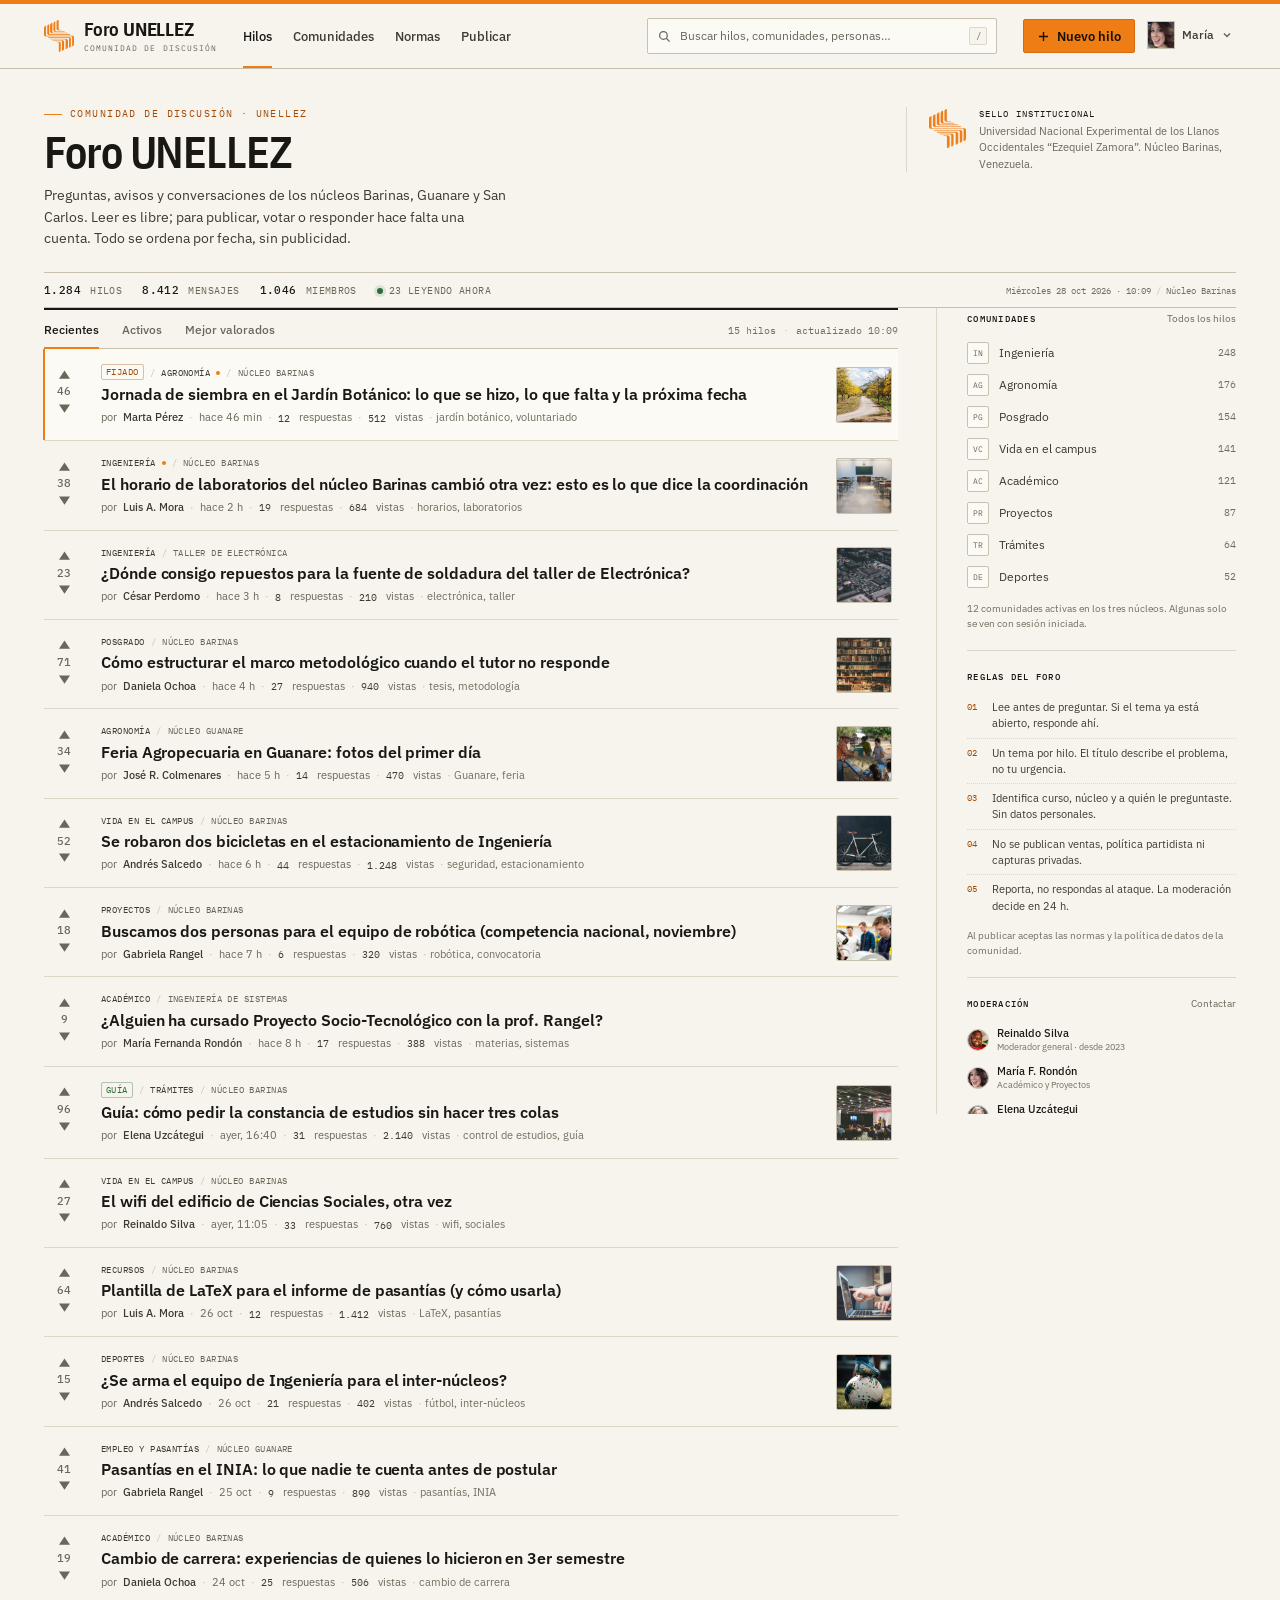
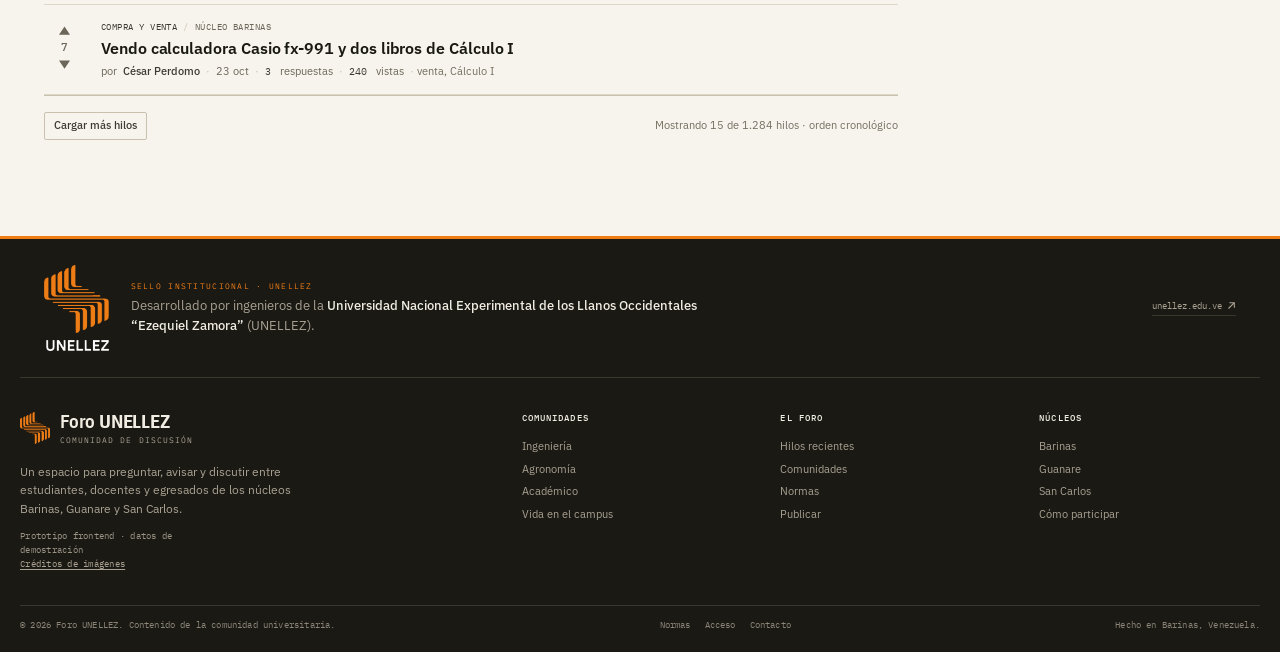
<file: index.html>
<!DOCTYPE html>
<html lang="es">
<head>
  <meta charset="utf-8">
  <meta name="viewport" content="width=device-width, initial-scale=1">
  <title>Foro UNELLEZ — Comunidad de discusión</title>
  <meta name="description" content="Preguntas, avisos y conversaciones de los núcleos Barinas, Guanare y San Carlos de la UNELLEZ. Un foro de la comunidad universitaria, en orden cronológico.">
  <meta name="theme-color" content="#EE7D16">
  <meta property="og:title" content="Foro UNELLEZ — Comunidad de discusión">
  <meta property="og:description" content="Preguntas, avisos y conversaciones de la comunidad UNELLEZ.">
  <meta property="og:type" content="website">
  <link rel="icon" href="assets/logo/favicon.png" type="image/png">
  <link rel="preconnect" href="https://fonts.googleapis.com">
  <link rel="preconnect" href="https://fonts.gstatic.com" crossorigin>
  <link href="https://fonts.googleapis.com/css2?family=IBM+Plex+Mono:wght@400;500&family=IBM+Plex+Sans+Condensed:wght@400;500;600;700&family=IBM+Plex+Sans:wght@400;500;600&family=IBM+Plex+Serif:ital,wght@0,400;0,500;1,400&display=swap" rel="stylesheet">
  <link rel="stylesheet" href="assets/css/tailwind.css">
  <link rel="stylesheet" href="assets/css/foro.css">
</head>
<body>
  <a class="skip-link" href="#contenido">Saltar al contenido</a>

  <!-- ============================================================
       HEADER — al portar a PHP: includes/header.php
       ============================================================ -->
  <div class="top-rule" aria-hidden="true"></div>
  <header class="site-header">
    <div class="shell mx-auto w-full header-inner flex items-center">
      <a class="brand" href="index.html" aria-label="Foro UNELLEZ, ir al inicio">
        <img class="brand-mark" src="assets/logo/logo-mark.png" alt="" width="30" height="32">
        <span class="brand-text">
          <span class="brand-name">Foro <b>UNELLEZ</b></span>
          <span class="brand-sub">Comunidad de discusión</span>
        </span>
      </a>

      <nav class="header-nav" aria-label="Navegación principal">
        <a class="is-active" href="index.html" aria-current="page">Hilos</a>
        <a href="index.html#comunidades">Comunidades</a>
        <a href="index.html#reglas">Normas</a>
        <a href="nuevo-hilo.html">Publicar</a>
      </nav>

      <form class="header-search" role="search" action="buscar.php" method="get">
        <svg viewBox="0 0 20 20" fill="none" stroke="currentColor" stroke-width="1.7" aria-hidden="true"><circle cx="8.6" cy="8.6" r="5.1"/><path d="m12.4 12.4 4.4 4.4"/></svg>
        <label class="sr-only" for="buscar">Buscar en el foro</label>
        <input id="buscar" name="q" type="search" placeholder="Buscar hilos, comunidades, personas…" autocomplete="off" enterkeyhint="search">
        <kbd aria-hidden="true">/</kbd>
      </form>

      <div class="header-actions flex items-center">
        <a class="btn btn-primary btn-new" href="nuevo-hilo.html">
          <svg viewBox="0 0 16 16" fill="none" stroke="currentColor" stroke-width="1.7" aria-hidden="true"><path d="M8 2.5v11M2.5 8h11"/></svg>
          <span>Nuevo hilo</span>
        </a>

        <div class="user-menu" data-user-menu>
          <button class="user-trigger" type="button" data-user-trigger aria-expanded="false" aria-controls="menu-usuario">
            <img class="avatar" src="assets/img/avatares/w33.jpg" alt="" width="28" height="28">
            <span class="user-name">María</span>
            <svg class="chev" viewBox="0 0 12 12" fill="none" stroke="currentColor" stroke-width="1.5" aria-hidden="true"><path d="m3 4.5 3 3 3-3"/></svg>
            <span class="sr-only">Abrir menú de cuenta</span>
          </button>
          <div class="user-panel" id="menu-usuario" hidden>
            <div class="user-panel-head">
              <img src="assets/img/avatares/w33.jpg" alt="" width="34" height="34">
              <div>
                <strong>María Fernanda Rondón</strong>
                <span>@mf.rondon · karma 1.284</span>
              </div>
            </div>
            <div class="user-panel-links">
              <a href="profile.html">Mi perfil <span>↗</span></a>
              <a href="profile.html#hilos">Mis hilos <span>37</span></a>
              <a href="profile.html#respuestas">Mis respuestas <span>111</span></a>
              <a href="nuevo-hilo.html">Nuevo hilo <span>+</span></a>
            </div>
            <div class="user-panel-out">
              <form action="procesar.php" method="post" data-demo>
                <input type="hidden" name="accion" value="cerrar_sesion">
                <input type="hidden" name="csrf_token" value="demo-csrf-unellez">
                <button type="submit">
                  <svg viewBox="0 0 16 16" width="14" height="14" fill="none" stroke="currentColor" stroke-width="1.4" aria-hidden="true"><path d="M6 3H3.5v10H6M10 5l3 3-3 3M13 8H6"/></svg>
                  Cerrar sesión
                </button>
              </form>
            </div>
          </div>
        </div>

        <button class="icon-btn sidebar-toggle" type="button" data-sidebar-open aria-controls="sidebar" aria-expanded="false" aria-label="Abrir comunidades y reglas">
          <svg viewBox="0 0 20 20" fill="none" stroke="currentColor" stroke-width="1.7" aria-hidden="true"><path d="M3 5h14M3 10h14M3 15h14"/></svg>
        </button>
      </div>
    </div>
  </header>

  <div class="drawer-overlay" data-sidebar-overlay hidden></div>

  <main id="contenido">
    <div class="shell mx-auto w-full">
      <!-- Introducción editorial de la home: información, no hero de marca -->
      <section class="page-intro" aria-labelledby="titulo-foro">
        <div>
          <p class="eyebrow">Comunidad de discusión · UNELLEZ</p>
          <h1 id="titulo-foro">Foro UNELLEZ</h1>
          <p class="intro-copy">Preguntas, avisos y conversaciones de los núcleos Barinas, Guanare y San Carlos. Leer es libre; para publicar, votar o responder hace falta una cuenta. Todo se ordena por fecha, sin publicidad.</p>
        </div>
        <div class="intro-aside">
          <img src="assets/logo/logo-mark.png" alt="Marca de la UNELLEZ" width="37" height="39">
          <p>
            <span class="aside-label">Sello institucional</span>
            Universidad Nacional Experimental de los Llanos Occidentales “Ezequiel Zamora”. Núcleo Barinas, Venezuela.
          </p>
        </div>
      </section>

      <div class="intro-stats">
        <div class="stat-list">
          <span><b>1.284</b> hilos</span>
          <span><b>8.412</b> mensajes</span>
          <span><b>1.046</b> miembros</span>
          <span class="stat-online"><span class="online-dot" aria-hidden="true"></span>23 leyendo ahora</span>
        </div>
        <p class="intro-updated">Miércoles 28 oct 2026 · 10:09 <span class="dot-sep">/</span> Núcleo Barinas</p>
      </div>

      <div class="page-grid grid">
        <div class="page-main min-w-0">
          <div class="feed-toolbar flex items-end justify-between">
            <div class="feed-tabs" role="group" aria-label="Ordenar los hilos">
              <button class="feed-tab is-active" type="button" data-sort="recent" aria-pressed="true">Recientes</button>
              <button class="feed-tab" type="button" data-sort="active" aria-pressed="false">Activos</button>
              <button class="feed-tab" type="button" data-sort="top" aria-pressed="false">Mejor valorados</button>
            </div>
            <p class="feed-meta"><span data-feed-count aria-live="polite">15 hilos</span> <span class="dot-sep">·</span> actualizado 10:09</p>
          </div>

          <div class="filter-state" data-filter-state hidden>
            <span>Mostrando <b data-filter-name>Ingeniería</b></span>
            <button type="button" data-clear-filter>Ver todos los hilos</button>
          </div>

          <div class="thread-list" id="lista-hilos">
            <!-- 01 · Fijado -->
            <article class="thread-row is-pinned is-new" data-thread data-votes="46" data-replies="12" data-created="2026-10-28T09:23:00-04:00" data-community="agronomia">
              <div class="vote-rail js-vote-group" data-vote-key="hilo-1042" data-vote-base="46" aria-label="Votación del hilo">
                <button class="vote-btn vote-up" type="button" data-vote="up" aria-label="Votar a favor" aria-pressed="false"><svg viewBox="0 0 12 9" aria-hidden="true"><path d="M6 0 12 9H0z"/></svg></button>
                <span class="vote-count" data-vote-count aria-live="polite">46</span>
                <button class="vote-btn vote-down" type="button" data-vote="down" aria-label="Votar en contra" aria-pressed="false"><svg viewBox="0 0 12 9" aria-hidden="true"><path d="M6 9 0 0h12z"/></svg></button>
              </div>
              <div class="thread-body">
                <p class="thread-kicker"><span class="thread-flag">Fijado</span><span class="kicker-sep">/</span><a class="thread-community" href="index.html#comunidades">Agronomía</a><span class="kicker-sep">/</span><span>Núcleo Barinas</span></p>
                <h2 class="thread-title"><a href="thread.html">Jornada de siembra en el Jardín Botánico: lo que se hizo, lo que falta y la próxima fecha</a></h2>
                <p class="thread-meta">por <a href="profile.html">Marta Pérez</a> <span class="sep">·</span> <time datetime="2026-10-28T09:23:00-04:00">hace 46 min</time> <span class="sep">·</span> <span class="meta-num">12</span>&nbsp;respuestas <span class="sep">·</span> <span class="meta-num">512</span>&nbsp;vistas <span class="thread-tags">jardín botánico, voluntariado</span></p>
              </div>
              <div class="thread-thumb" aria-hidden="true"><img src="assets/img/foro/jardin-botanico.jpg" alt="" width="56" height="56" loading="lazy"></div>
            </article>

            <!-- 02 -->
            <article class="thread-row is-new" data-thread data-votes="38" data-replies="19" data-created="2026-10-28T08:15:00-04:00" data-community="ingenieria">
              <div class="vote-rail js-vote-group" data-vote-key="hilo-1041" data-vote-base="38" aria-label="Votación del hilo">
                <button class="vote-btn vote-up" type="button" data-vote="up" aria-label="Votar a favor" aria-pressed="false"><svg viewBox="0 0 12 9" aria-hidden="true"><path d="M6 0 12 9H0z"/></svg></button>
                <span class="vote-count" data-vote-count aria-live="polite">38</span>
                <button class="vote-btn vote-down" type="button" data-vote="down" aria-label="Votar en contra" aria-pressed="false"><svg viewBox="0 0 12 9" aria-hidden="true"><path d="M6 9 0 0h12z"/></svg></button>
              </div>
              <div class="thread-body">
                <p class="thread-kicker"><a class="thread-community" href="index.html#comunidades">Ingeniería</a><span class="kicker-sep">/</span><span>Núcleo Barinas</span></p>
                <h2 class="thread-title"><a href="thread.html">El horario de laboratorios del núcleo Barinas cambió otra vez: esto es lo que dice la coordinación</a></h2>
                <p class="thread-meta">por <a href="profile.html">Luis A. Mora</a> <span class="sep">·</span> <time datetime="2026-10-28T08:15:00-04:00">hace 2 h</time> <span class="sep">·</span> <span class="meta-num">19</span>&nbsp;respuestas <span class="sep">·</span> <span class="meta-num">684</span>&nbsp;vistas <span class="thread-tags">horarios, laboratorios</span></p>
              </div>
              <div class="thread-thumb" aria-hidden="true"><img src="assets/img/foro/aula.jpg" alt="" width="56" height="56" loading="lazy"></div>
            </article>

            <!-- 03 -->
            <article class="thread-row" data-thread data-votes="23" data-replies="8" data-created="2026-10-28T07:10:00-04:00" data-community="ingenieria">
              <div class="vote-rail js-vote-group" data-vote-key="hilo-1040" data-vote-base="23" aria-label="Votación del hilo">
                <button class="vote-btn vote-up" type="button" data-vote="up" aria-label="Votar a favor" aria-pressed="false"><svg viewBox="0 0 12 9" aria-hidden="true"><path d="M6 0 12 9H0z"/></svg></button>
                <span class="vote-count" data-vote-count aria-live="polite">23</span>
                <button class="vote-btn vote-down" type="button" data-vote="down" aria-label="Votar en contra" aria-pressed="false"><svg viewBox="0 0 12 9" aria-hidden="true"><path d="M6 9 0 0h12z"/></svg></button>
              </div>
              <div class="thread-body">
                <p class="thread-kicker"><a class="thread-community" href="index.html#comunidades">Ingeniería</a><span class="kicker-sep">/</span><span>Taller de Electrónica</span></p>
                <h2 class="thread-title"><a href="thread.html">¿Dónde consigo repuestos para la fuente de soldadura del taller de Electrónica?</a></h2>
                <p class="thread-meta">por <a href="profile.html">César Perdomo</a> <span class="sep">·</span> <time datetime="2026-10-28T07:10:00-04:00">hace 3 h</time> <span class="sep">·</span> <span class="meta-num">8</span>&nbsp;respuestas <span class="sep">·</span> <span class="meta-num">210</span>&nbsp;vistas <span class="thread-tags">electrónica, taller</span></p>
              </div>
              <div class="thread-thumb" aria-hidden="true"><img src="assets/img/foro/circuito.jpg" alt="" width="56" height="56" loading="lazy"></div>
            </article>

            <!-- 04 -->
            <article class="thread-row" data-thread data-votes="71" data-replies="27" data-created="2026-10-28T06:20:00-04:00" data-community="posgrado">
              <div class="vote-rail js-vote-group" data-vote-key="hilo-1039" data-vote-base="71" aria-label="Votación del hilo">
                <button class="vote-btn vote-up" type="button" data-vote="up" aria-label="Votar a favor" aria-pressed="false"><svg viewBox="0 0 12 9" aria-hidden="true"><path d="M6 0 12 9H0z"/></svg></button>
                <span class="vote-count" data-vote-count aria-live="polite">71</span>
                <button class="vote-btn vote-down" type="button" data-vote="down" aria-label="Votar en contra" aria-pressed="false"><svg viewBox="0 0 12 9" aria-hidden="true"><path d="M6 9 0 0h12z"/></svg></button>
              </div>
              <div class="thread-body">
                <p class="thread-kicker"><a class="thread-community" href="index.html#comunidades">Posgrado</a><span class="kicker-sep">/</span><span>Núcleo Barinas</span></p>
                <h2 class="thread-title"><a href="thread.html">Cómo estructurar el marco metodológico cuando el tutor no responde</a></h2>
                <p class="thread-meta">por <a href="profile.html">Daniela Ochoa</a> <span class="sep">·</span> <time datetime="2026-10-28T06:20:00-04:00">hace 4 h</time> <span class="sep">·</span> <span class="meta-num">27</span>&nbsp;respuestas <span class="sep">·</span> <span class="meta-num">940</span>&nbsp;vistas <span class="thread-tags">tesis, metodología</span></p>
              </div>
              <div class="thread-thumb" aria-hidden="true"><img src="assets/img/foro/biblioteca.jpg" alt="" width="56" height="56" loading="lazy"></div>
            </article>

            <!-- 05 -->
            <article class="thread-row" data-thread data-votes="34" data-replies="14" data-created="2026-10-28T05:35:00-04:00" data-community="agronomia">
              <div class="vote-rail js-vote-group" data-vote-key="hilo-1038" data-vote-base="34" aria-label="Votación del hilo">
                <button class="vote-btn vote-up" type="button" data-vote="up" aria-label="Votar a favor" aria-pressed="false"><svg viewBox="0 0 12 9" aria-hidden="true"><path d="M6 0 12 9H0z"/></svg></button>
                <span class="vote-count" data-vote-count aria-live="polite">34</span>
                <button class="vote-btn vote-down" type="button" data-vote="down" aria-label="Votar en contra" aria-pressed="false"><svg viewBox="0 0 12 9" aria-hidden="true"><path d="M6 9 0 0h12z"/></svg></button>
              </div>
              <div class="thread-body">
                <p class="thread-kicker"><a class="thread-community" href="index.html#comunidades">Agronomía</a><span class="kicker-sep">/</span><span>Núcleo Guanare</span></p>
                <h2 class="thread-title"><a href="thread.html">Feria Agropecuaria en Guanare: fotos del primer día</a></h2>
                <p class="thread-meta">por <a href="profile.html">José R. Colmenares</a> <span class="sep">·</span> <time datetime="2026-10-28T05:35:00-04:00">hace 5 h</time> <span class="sep">·</span> <span class="meta-num">14</span>&nbsp;respuestas <span class="sep">·</span> <span class="meta-num">470</span>&nbsp;vistas <span class="thread-tags">Guanare, feria</span></p>
              </div>
              <div class="thread-thumb" aria-hidden="true"><img src="assets/img/foro/campo-practica.jpg" alt="" width="56" height="56" loading="lazy"></div>
            </article>

            <!-- 06 -->
            <article class="thread-row" data-thread data-votes="52" data-replies="44" data-created="2026-10-28T04:50:00-04:00" data-community="campus">
              <div class="vote-rail js-vote-group" data-vote-key="hilo-1037" data-vote-base="52" aria-label="Votación del hilo">
                <button class="vote-btn vote-up" type="button" data-vote="up" aria-label="Votar a favor" aria-pressed="false"><svg viewBox="0 0 12 9" aria-hidden="true"><path d="M6 0 12 9H0z"/></svg></button>
                <span class="vote-count" data-vote-count aria-live="polite">52</span>
                <button class="vote-btn vote-down" type="button" data-vote="down" aria-label="Votar en contra" aria-pressed="false"><svg viewBox="0 0 12 9" aria-hidden="true"><path d="M6 9 0 0h12z"/></svg></button>
              </div>
              <div class="thread-body">
                <p class="thread-kicker"><a class="thread-community" href="index.html#comunidades">Vida en el campus</a><span class="kicker-sep">/</span><span>Núcleo Barinas</span></p>
                <h2 class="thread-title"><a href="thread.html">Se robaron dos bicicletas en el estacionamiento de Ingeniería</a></h2>
                <p class="thread-meta">por <a href="profile.html">Andrés Salcedo</a> <span class="sep">·</span> <time datetime="2026-10-28T04:50:00-04:00">hace 6 h</time> <span class="sep">·</span> <span class="meta-num">44</span>&nbsp;respuestas <span class="sep">·</span> <span class="meta-num">1.248</span>&nbsp;vistas <span class="thread-tags">seguridad, estacionamiento</span></p>
              </div>
              <div class="thread-thumb" aria-hidden="true"><img src="assets/img/foro/bicicleta.jpg" alt="" width="56" height="56" loading="lazy"></div>
            </article>

            <!-- 07 -->
            <article class="thread-row" data-thread data-votes="18" data-replies="6" data-created="2026-10-28T03:30:00-04:00" data-community="proyectos">
              <div class="vote-rail js-vote-group" data-vote-key="hilo-1036" data-vote-base="18" aria-label="Votación del hilo">
                <button class="vote-btn vote-up" type="button" data-vote="up" aria-label="Votar a favor" aria-pressed="false"><svg viewBox="0 0 12 9" aria-hidden="true"><path d="M6 0 12 9H0z"/></svg></button>
                <span class="vote-count" data-vote-count aria-live="polite">18</span>
                <button class="vote-btn vote-down" type="button" data-vote="down" aria-label="Votar en contra" aria-pressed="false"><svg viewBox="0 0 12 9" aria-hidden="true"><path d="M6 9 0 0h12z"/></svg></button>
              </div>
              <div class="thread-body">
                <p class="thread-kicker"><a class="thread-community" href="index.html#comunidades">Proyectos</a><span class="kicker-sep">/</span><span>Núcleo Barinas</span></p>
                <h2 class="thread-title"><a href="thread.html">Buscamos dos personas para el equipo de robótica (competencia nacional, noviembre)</a></h2>
                <p class="thread-meta">por <a href="profile.html">Gabriela Rangel</a> <span class="sep">·</span> <time datetime="2026-10-28T03:30:00-04:00">hace 7 h</time> <span class="sep">·</span> <span class="meta-num">6</span>&nbsp;respuestas <span class="sep">·</span> <span class="meta-num">320</span>&nbsp;vistas <span class="thread-tags">robótica, convocatoria</span></p>
              </div>
              <div class="thread-thumb" aria-hidden="true"><img src="assets/img/foro/robotica.jpg" alt="" width="56" height="56" loading="lazy"></div>
            </article>

            <!-- 08 -->
            <article class="thread-row" data-thread data-votes="9" data-replies="17" data-created="2026-10-28T02:15:00-04:00" data-community="academico">
              <div class="vote-rail js-vote-group" data-vote-key="hilo-1035" data-vote-base="9" aria-label="Votación del hilo">
                <button class="vote-btn vote-up" type="button" data-vote="up" aria-label="Votar a favor" aria-pressed="false"><svg viewBox="0 0 12 9" aria-hidden="true"><path d="M6 0 12 9H0z"/></svg></button>
                <span class="vote-count" data-vote-count aria-live="polite">9</span>
                <button class="vote-btn vote-down" type="button" data-vote="down" aria-label="Votar en contra" aria-pressed="false"><svg viewBox="0 0 12 9" aria-hidden="true"><path d="M6 9 0 0h12z"/></svg></button>
              </div>
              <div class="thread-body">
                <p class="thread-kicker"><a class="thread-community" href="index.html#comunidades">Académico</a><span class="kicker-sep">/</span><span>Ingeniería de Sistemas</span></p>
                <h2 class="thread-title"><a href="thread.html">¿Alguien ha cursado Proyecto Socio-Tecnológico con la prof. Rangel?</a></h2>
                <p class="thread-meta">por <a href="profile.html">María Fernanda Rondón</a> <span class="sep">·</span> <time datetime="2026-10-28T02:15:00-04:00">hace 8 h</time> <span class="sep">·</span> <span class="meta-num">17</span>&nbsp;respuestas <span class="sep">·</span> <span class="meta-num">388</span>&nbsp;vistas <span class="thread-tags">materias, sistemas</span></p>
              </div>
            </article>

            <!-- 09 -->
            <article class="thread-row" data-thread data-votes="96" data-replies="31" data-created="2026-10-27T16:40:00-04:00" data-community="tramites">
              <div class="vote-rail js-vote-group" data-vote-key="hilo-1034" data-vote-base="96" aria-label="Votación del hilo">
                <button class="vote-btn vote-up" type="button" data-vote="up" aria-label="Votar a favor" aria-pressed="false"><svg viewBox="0 0 12 9" aria-hidden="true"><path d="M6 0 12 9H0z"/></svg></button>
                <span class="vote-count" data-vote-count aria-live="polite">96</span>
                <button class="vote-btn vote-down" type="button" data-vote="down" aria-label="Votar en contra" aria-pressed="false"><svg viewBox="0 0 12 9" aria-hidden="true"><path d="M6 9 0 0h12z"/></svg></button>
              </div>
              <div class="thread-body">
                <p class="thread-kicker"><span class="thread-flag flag-guide">Guía</span><span class="kicker-sep">/</span><a class="thread-community" href="index.html#comunidades">Trámites</a><span class="kicker-sep">/</span><span>Núcleo Barinas</span></p>
                <h2 class="thread-title"><a href="thread.html">Guía: cómo pedir la constancia de estudios sin hacer tres colas</a></h2>
                <p class="thread-meta">por <a href="profile.html">Elena Uzcátegui</a> <span class="sep">·</span> <time datetime="2026-10-27T16:40:00-04:00">ayer, 16:40</time> <span class="sep">·</span> <span class="meta-num">31</span>&nbsp;respuestas <span class="sep">·</span> <span class="meta-num">2.140</span>&nbsp;vistas <span class="thread-tags">control de estudios, guía</span></p>
              </div>
              <div class="thread-thumb" aria-hidden="true"><img src="assets/img/foro/graduacion.jpg" alt="" width="56" height="56" loading="lazy"></div>
            </article>

            <!-- 10 -->
            <article class="thread-row" data-thread data-votes="27" data-replies="33" data-created="2026-10-27T11:05:00-04:00" data-community="campus">
              <div class="vote-rail js-vote-group" data-vote-key="hilo-1033" data-vote-base="27" aria-label="Votación del hilo">
                <button class="vote-btn vote-up" type="button" data-vote="up" aria-label="Votar a favor" aria-pressed="false"><svg viewBox="0 0 12 9" aria-hidden="true"><path d="M6 0 12 9H0z"/></svg></button>
                <span class="vote-count" data-vote-count aria-live="polite">27</span>
                <button class="vote-btn vote-down" type="button" data-vote="down" aria-label="Votar en contra" aria-pressed="false"><svg viewBox="0 0 12 9" aria-hidden="true"><path d="M6 9 0 0h12z"/></svg></button>
              </div>
              <div class="thread-body">
                <p class="thread-kicker"><a class="thread-community" href="index.html#comunidades">Vida en el campus</a><span class="kicker-sep">/</span><span>Núcleo Barinas</span></p>
                <h2 class="thread-title"><a href="thread.html">El wifi del edificio de Ciencias Sociales, otra vez</a></h2>
                <p class="thread-meta">por <a href="profile.html">Reinaldo Silva</a> <span class="sep">·</span> <time datetime="2026-10-27T11:05:00-04:00">ayer, 11:05</time> <span class="sep">·</span> <span class="meta-num">33</span>&nbsp;respuestas <span class="sep">·</span> <span class="meta-num">760</span>&nbsp;vistas <span class="thread-tags">wifi, sociales</span></p>
              </div>
            </article>

            <!-- 11 -->
            <article class="thread-row" data-thread data-votes="64" data-replies="12" data-created="2026-10-26T18:20:00-04:00" data-community="recursos">
              <div class="vote-rail js-vote-group" data-vote-key="hilo-1032" data-vote-base="64" aria-label="Votación del hilo">
                <button class="vote-btn vote-up" type="button" data-vote="up" aria-label="Votar a favor" aria-pressed="false"><svg viewBox="0 0 12 9" aria-hidden="true"><path d="M6 0 12 9H0z"/></svg></button>
                <span class="vote-count" data-vote-count aria-live="polite">64</span>
                <button class="vote-btn vote-down" type="button" data-vote="down" aria-label="Votar en contra" aria-pressed="false"><svg viewBox="0 0 12 9" aria-hidden="true"><path d="M6 9 0 0h12z"/></svg></button>
              </div>
              <div class="thread-body">
                <p class="thread-kicker"><a class="thread-community" href="index.html#comunidades">Recursos</a><span class="kicker-sep">/</span><span>Núcleo Barinas</span></p>
                <h2 class="thread-title"><a href="thread.html">Plantilla de LaTeX para el informe de pasantías (y cómo usarla)</a></h2>
                <p class="thread-meta">por <a href="profile.html">Luis A. Mora</a> <span class="sep">·</span> <time datetime="2026-10-26T18:20:00-04:00">26 oct</time> <span class="sep">·</span> <span class="meta-num">12</span>&nbsp;respuestas <span class="sep">·</span> <span class="meta-num">1.412</span>&nbsp;vistas <span class="thread-tags">LaTeX, pasantías</span></p>
              </div>
              <div class="thread-thumb" aria-hidden="true"><img src="assets/img/foro/laptop.jpg" alt="" width="56" height="56" loading="lazy"></div>
            </article>

            <!-- 12 -->
            <article class="thread-row" data-thread data-votes="15" data-replies="21" data-created="2026-10-26T09:45:00-04:00" data-community="deportes">
              <div class="vote-rail js-vote-group" data-vote-key="hilo-1031" data-vote-base="15" aria-label="Votación del hilo">
                <button class="vote-btn vote-up" type="button" data-vote="up" aria-label="Votar a favor" aria-pressed="false"><svg viewBox="0 0 12 9" aria-hidden="true"><path d="M6 0 12 9H0z"/></svg></button>
                <span class="vote-count" data-vote-count aria-live="polite">15</span>
                <button class="vote-btn vote-down" type="button" data-vote="down" aria-label="Votar en contra" aria-pressed="false"><svg viewBox="0 0 12 9" aria-hidden="true"><path d="M6 9 0 0h12z"/></svg></button>
              </div>
              <div class="thread-body">
                <p class="thread-kicker"><a class="thread-community" href="index.html#comunidades">Deportes</a><span class="kicker-sep">/</span><span>Núcleo Barinas</span></p>
                <h2 class="thread-title"><a href="thread.html">¿Se arma el equipo de Ingeniería para el inter-núcleos?</a></h2>
                <p class="thread-meta">por <a href="profile.html">Andrés Salcedo</a> <span class="sep">·</span> <time datetime="2026-10-26T09:45:00-04:00">26 oct</time> <span class="sep">·</span> <span class="meta-num">21</span>&nbsp;respuestas <span class="sep">·</span> <span class="meta-num">402</span>&nbsp;vistas <span class="thread-tags">fútbol, inter-núcleos</span></p>
              </div>
              <div class="thread-thumb" aria-hidden="true"><img src="assets/img/foro/futbol.jpg" alt="" width="56" height="56" loading="lazy"></div>
            </article>

            <!-- 13 -->
            <article class="thread-row" data-thread data-votes="41" data-replies="9" data-created="2026-10-25T14:10:00-04:00" data-community="empleo">
              <div class="vote-rail js-vote-group" data-vote-key="hilo-1030" data-vote-base="41" aria-label="Votación del hilo">
                <button class="vote-btn vote-up" type="button" data-vote="up" aria-label="Votar a favor" aria-pressed="false"><svg viewBox="0 0 12 9" aria-hidden="true"><path d="M6 0 12 9H0z"/></svg></button>
                <span class="vote-count" data-vote-count aria-live="polite">41</span>
                <button class="vote-btn vote-down" type="button" data-vote="down" aria-label="Votar en contra" aria-pressed="false"><svg viewBox="0 0 12 9" aria-hidden="true"><path d="M6 9 0 0h12z"/></svg></button>
              </div>
              <div class="thread-body">
                <p class="thread-kicker"><a class="thread-community" href="index.html#comunidades">Empleo y pasantías</a><span class="kicker-sep">/</span><span>Núcleo Guanare</span></p>
                <h2 class="thread-title"><a href="thread.html">Pasantías en el INIA: lo que nadie te cuenta antes de postular</a></h2>
                <p class="thread-meta">por <a href="profile.html">Gabriela Rangel</a> <span class="sep">·</span> <time datetime="2026-10-25T14:10:00-04:00">25 oct</time> <span class="sep">·</span> <span class="meta-num">9</span>&nbsp;respuestas <span class="sep">·</span> <span class="meta-num">890</span>&nbsp;vistas <span class="thread-tags">pasantías, INIA</span></p>
              </div>
            </article>

            <!-- 14 -->
            <article class="thread-row" data-thread data-votes="19" data-replies="25" data-created="2026-10-24T17:30:00-04:00" data-community="academico">
              <div class="vote-rail js-vote-group" data-vote-key="hilo-1029" data-vote-base="19" aria-label="Votación del hilo">
                <button class="vote-btn vote-up" type="button" data-vote="up" aria-label="Votar a favor" aria-pressed="false"><svg viewBox="0 0 12 9" aria-hidden="true"><path d="M6 0 12 9H0z"/></svg></button>
                <span class="vote-count" data-vote-count aria-live="polite">19</span>
                <button class="vote-btn vote-down" type="button" data-vote="down" aria-label="Votar en contra" aria-pressed="false"><svg viewBox="0 0 12 9" aria-hidden="true"><path d="M6 9 0 0h12z"/></svg></button>
              </div>
              <div class="thread-body">
                <p class="thread-kicker"><a class="thread-community" href="index.html#comunidades">Académico</a><span class="kicker-sep">/</span><span>Núcleo Barinas</span></p>
                <h2 class="thread-title"><a href="thread.html">Cambio de carrera: experiencias de quienes lo hicieron en 3er semestre</a></h2>
                <p class="thread-meta">por <a href="profile.html">Daniela Ochoa</a> <span class="sep">·</span> <time datetime="2026-10-24T17:30:00-04:00">24 oct</time> <span class="sep">·</span> <span class="meta-num">25</span>&nbsp;respuestas <span class="sep">·</span> <span class="meta-num">506</span>&nbsp;vistas <span class="thread-tags">cambio de carrera</span></p>
              </div>
            </article>

            <!-- 15 -->
            <article class="thread-row" data-thread data-votes="7" data-replies="3" data-created="2026-10-23T12:00:00-04:00" data-community="compraventa">
              <div class="vote-rail js-vote-group" data-vote-key="hilo-1028" data-vote-base="7" aria-label="Votación del hilo">
                <button class="vote-btn vote-up" type="button" data-vote="up" aria-label="Votar a favor" aria-pressed="false"><svg viewBox="0 0 12 9" aria-hidden="true"><path d="M6 0 12 9H0z"/></svg></button>
                <span class="vote-count" data-vote-count aria-live="polite">7</span>
                <button class="vote-btn vote-down" type="button" data-vote="down" aria-label="Votar en contra" aria-pressed="false"><svg viewBox="0 0 12 9" aria-hidden="true"><path d="M6 9 0 0h12z"/></svg></button>
              </div>
              <div class="thread-body">
                <p class="thread-kicker"><a class="thread-community" href="index.html#comunidades">Compra y venta</a><span class="kicker-sep">/</span><span>Núcleo Barinas</span></p>
                <h2 class="thread-title"><a href="thread.html">Vendo calculadora Casio fx-991 y dos libros de Cálculo I</a></h2>
                <p class="thread-meta">por <a href="profile.html">César Perdomo</a> <span class="sep">·</span> <time datetime="2026-10-23T12:00:00-04:00">23 oct</time> <span class="sep">·</span> <span class="meta-num">3</span>&nbsp;respuestas <span class="sep">·</span> <span class="meta-num">240</span>&nbsp;vistas <span class="thread-tags">venta, Cálculo I</span></p>
              </div>
            </article>

            <!-- 16-18 · se revelan con "Cargar más hilos" -->
            <article class="thread-row" data-thread data-extra hidden data-votes="11" data-replies="5" data-created="2026-10-22T15:20:00-04:00" data-community="tramites">
              <div class="vote-rail js-vote-group" data-vote-key="hilo-1027" data-vote-base="11" aria-label="Votación del hilo">
                <button class="vote-btn vote-up" type="button" data-vote="up" aria-label="Votar a favor" aria-pressed="false"><svg viewBox="0 0 12 9" aria-hidden="true"><path d="M6 0 12 9H0z"/></svg></button>
                <span class="vote-count" data-vote-count aria-live="polite">11</span>
                <button class="vote-btn vote-down" type="button" data-vote="down" aria-label="Votar en contra" aria-pressed="false"><svg viewBox="0 0 12 9" aria-hidden="true"><path d="M6 9 0 0h12z"/></svg></button>
              </div>
              <div class="thread-body">
                <p class="thread-kicker"><a class="thread-community" href="index.html#comunidades">Trámites</a><span class="kicker-sep">/</span><span>Núcleo Barinas</span></p>
                <h2 class="thread-title"><a href="thread.html">¿Dónde está el reglamento de pasantías actualizado?</a></h2>
                <p class="thread-meta">por <a href="profile.html">Ana Lucía Pérez</a> <span class="sep">·</span> <time datetime="2026-10-22T15:20:00-04:00">22 oct</time> <span class="sep">·</span> <span class="meta-num">5</span>&nbsp;respuestas <span class="sep">·</span> <span class="meta-num">180</span>&nbsp;vistas <span class="thread-tags">pasantías, reglamento</span></p>
              </div>
            </article>

            <article class="thread-row" data-thread data-extra hidden data-votes="13" data-replies="7" data-created="2026-10-22T09:10:00-04:00" data-community="academico">
              <div class="vote-rail js-vote-group" data-vote-key="hilo-1026" data-vote-base="13" aria-label="Votación del hilo">
                <button class="vote-btn vote-up" type="button" data-vote="up" aria-label="Votar a favor" aria-pressed="false"><svg viewBox="0 0 12 9" aria-hidden="true"><path d="M6 0 12 9H0z"/></svg></button>
                <span class="vote-count" data-vote-count aria-live="polite">13</span>
                <button class="vote-btn vote-down" type="button" data-vote="down" aria-label="Votar en contra" aria-pressed="false"><svg viewBox="0 0 12 9" aria-hidden="true"><path d="M6 9 0 0h12z"/></svg></button>
              </div>
              <div class="thread-body">
                <p class="thread-kicker"><a class="thread-community" href="index.html#comunidades">Académico</a><span class="kicker-sep">/</span><span>Núcleo Barinas</span></p>
                <h2 class="thread-title"><a href="thread.html">Grupo de estudio para Cálculo III (martes y jueves)</a></h2>
                <p class="thread-meta">por <a href="profile.html">Pedro Salas</a> <span class="sep">·</span> <time datetime="2026-10-22T09:10:00-04:00">22 oct</time> <span class="sep">·</span> <span class="meta-num">7</span>&nbsp;respuestas <span class="sep">·</span> <span class="meta-num">260</span>&nbsp;vistas <span class="thread-tags">Cálculo III, grupo de estudio</span></p>
              </div>
            </article>

            <article class="thread-row" data-thread data-extra hidden data-votes="20" data-replies="10" data-created="2026-10-21T17:00:00-04:00" data-community="agronomia">
              <div class="vote-rail js-vote-group" data-vote-key="hilo-1025" data-vote-base="20" aria-label="Votación del hilo">
                <button class="vote-btn vote-up" type="button" data-vote="up" aria-label="Votar a favor" aria-pressed="false"><svg viewBox="0 0 12 9" aria-hidden="true"><path d="M6 0 12 9H0z"/></svg></button>
                <span class="vote-count" data-vote-count aria-live="polite">20</span>
                <button class="vote-btn vote-down" type="button" data-vote="down" aria-label="Votar en contra" aria-pressed="false"><svg viewBox="0 0 12 9" aria-hidden="true"><path d="M6 9 0 0h12z"/></svg></button>
              </div>
              <div class="thread-body">
                <p class="thread-kicker"><a class="thread-community" href="index.html#comunidades">Agronomía</a><span class="kicker-sep">/</span><span>Núcleo Barinas</span></p>
                <h2 class="thread-title"><a href="thread.html">Se busca gente para el huerto comunitario de Agronomía</a></h2>
                <p class="thread-meta">por <a href="profile.html">Marta Pérez</a> <span class="sep">·</span> <time datetime="2026-10-21T17:00:00-04:00">21 oct</time> <span class="sep">·</span> <span class="meta-num">10</span>&nbsp;respuestas <span class="sep">·</span> <span class="meta-num">300</span>&nbsp;vistas <span class="thread-tags">huerto, voluntariado</span></p>
              </div>
              <div class="thread-thumb" aria-hidden="true"><img src="assets/img/foro/jardin-botanico.jpg" alt="" width="56" height="56" loading="lazy"></div>
            </article>
          </div>

          <div class="feed-foot flex items-center justify-between">
            <button class="btn btn-outline btn-sm" type="button" data-load-more>Cargar más hilos</button>
            <p data-feed-status>Mostrando 15 de 1.284 hilos · orden cronológico</p>
          </div>
        </div>

        <!-- ============================================================
             SIDEBAR — al portar a PHP: includes/sidebar-home.php
             ============================================================ -->
        <aside class="page-side" id="sidebar" aria-label="Información de la comunidad">
          <div class="sidebar-head">
            <span>Comunidad</span>
            <button class="sidebar-close" type="button" data-sidebar-close>Cerrar <span aria-hidden="true">×</span></button>
          </div>

          <section class="side-block" id="comunidades">
            <div class="side-head">
              <h2>Comunidades</h2>
              <a href="index.html#lista-hilos" data-clear-filter>Todos los hilos</a>
            </div>
            <ul class="community-list">
              <li><a href="index.html#lista-hilos" data-community-filter="ingenieria"><span class="cmono" aria-hidden="true">IN</span><span>Ingeniería</span><span class="ccount">248</span></a></li>
              <li><a href="index.html#lista-hilos" data-community-filter="agronomia"><span class="cmono" aria-hidden="true">AG</span><span>Agronomía</span><span class="ccount">176</span></a></li>
              <li><a href="index.html#lista-hilos" data-community-filter="posgrado"><span class="cmono" aria-hidden="true">PG</span><span>Posgrado</span><span class="ccount">154</span></a></li>
              <li><a href="index.html#lista-hilos" data-community-filter="campus"><span class="cmono" aria-hidden="true">VC</span><span>Vida en el campus</span><span class="ccount">141</span></a></li>
              <li><a href="index.html#lista-hilos" data-community-filter="academico"><span class="cmono" aria-hidden="true">AC</span><span>Académico</span><span class="ccount">121</span></a></li>
              <li><a href="index.html#lista-hilos" data-community-filter="proyectos"><span class="cmono" aria-hidden="true">PR</span><span>Proyectos</span><span class="ccount">87</span></a></li>
              <li><a href="index.html#lista-hilos" data-community-filter="tramites"><span class="cmono" aria-hidden="true">TR</span><span>Trámites</span><span class="ccount">64</span></a></li>
              <li><a href="index.html#lista-hilos" data-community-filter="deportes"><span class="cmono" aria-hidden="true">DE</span><span>Deportes</span><span class="ccount">52</span></a></li>
            </ul>
            <p class="side-note">12 comunidades activas en los tres núcleos. Algunas solo se ven con sesión iniciada.</p>
          </section>

          <section class="side-block" id="reglas">
            <div class="side-head">
              <h2>Reglas del foro</h2>
            </div>
            <ol class="rules-list">
              <li><span class="rule-num">01</span><span>Lee antes de preguntar. Si el tema ya está abierto, responde ahí.</span></li>
              <li><span class="rule-num">02</span><span>Un tema por hilo. El título describe el problema, no tu urgencia.</span></li>
              <li><span class="rule-num">03</span><span>Identifica curso, núcleo y a quién le preguntaste. Sin datos personales.</span></li>
              <li><span class="rule-num">04</span><span>No se publican ventas, política partidista ni capturas privadas.</span></li>
              <li><span class="rule-num">05</span><span>Reporta, no respondas al ataque. La moderación decide en 24 h.</span></li>
            </ol>
            <p class="side-note">Al publicar aceptas las normas y la política de datos de la comunidad.</p>
          </section>

          <section class="side-block">
            <div class="side-head">
              <h2>Moderación</h2>
              <a href="mailto:moderacion@unellez.edu.ve">Contactar</a>
            </div>
            <ul class="mod-list">
              <li>
                <img src="assets/img/avatares/m54.jpg" alt="" width="22" height="22" loading="lazy">
                <div><b>Reinaldo Silva</b><small>Moderador general · desde 2023</small></div>
              </li>
              <li>
                <img src="assets/img/avatares/w33.jpg" alt="" width="22" height="22" loading="lazy">
                <div><b>María F. Rondón</b><small>Académico y Proyectos</small></div>
              </li>
              <li>
                <img src="assets/img/avatares/w65.jpg" alt="" width="22" height="22" loading="lazy">
                <div><b>Elena Uzcátegui</b><small>Agronomía y Posgrado</small></div>
              </li>
            </ul>
          </section>

          <div class="side-seal">
            <img src="assets/logo/logo-mark.png" alt="Marca UNELLEZ" width="27" height="29">
            <p><span class="seal-label">Sello institucional</span>Universidad Nacional Experimental de los Llanos Occidentales “Ezequiel Zamora”.</p>
          </div>
        </aside>
      </div>
    </div>
  </main>

  <!-- ============================================================
       FOOTER — al portar a PHP: includes/footer.php
       ============================================================ -->
  <footer class="site-footer">
    <div class="shell footer-seal">
      <img class="footer-logo" src="assets/logo/logo.png" alt="UNELLEZ" width="66" height="86">
      <div>
        <p class="footer-kicker">Sello institucional · UNELLEZ</p>
        <p class="footer-credit">Desarrollado por ingenieros de la <strong>Universidad Nacional Experimental de los Llanos Occidentales “Ezequiel Zamora”</strong> (UNELLEZ).</p>
      </div>
      <a class="footer-link-out" href="https://unellez.edu.ve/" target="_blank" rel="noopener">
        unellez.edu.ve
        <svg viewBox="0 0 12 12" fill="none" stroke="currentColor" stroke-width="1.3" aria-hidden="true"><path d="M4 2h6v6M10 2 3 9"/></svg>
      </a>
    </div>

    <div class="shell footer-grid">
      <div class="footer-brand">
        <a class="brand" href="index.html">
          <img class="brand-mark" src="assets/logo/logo-mark.png" alt="" width="26" height="28">
          <span class="brand-text">
            <span class="brand-name">Foro <b>UNELLEZ</b></span>
            <span class="brand-sub">Comunidad de discusión</span>
          </span>
        </a>
        <p>Un espacio para preguntar, avisar y discutir entre estudiantes, docentes y egresados de los núcleos Barinas, Guanare y San Carlos.</p>
        <p class="footer-note">Prototipo frontend · datos de demostración<br><a href="CREDITOS.md">Créditos de imágenes</a></p>
      </div>
      <div class="footer-col">
        <h2>Comunidades</h2>
        <a href="index.html#lista-hilos">Ingeniería</a>
        <a href="index.html#lista-hilos">Agronomía</a>
        <a href="index.html#lista-hilos">Académico</a>
        <a href="index.html#lista-hilos">Vida en el campus</a>
      </div>
      <div class="footer-col">
        <h2>El foro</h2>
        <a href="index.html">Hilos recientes</a>
        <a href="index.html#comunidades">Comunidades</a>
        <a href="index.html#reglas">Normas</a>
        <a href="nuevo-hilo.html">Publicar</a>
      </div>
      <div class="footer-col">
        <h2>Núcleos</h2>
        <span>Barinas</span>
        <span>Guanare</span>
        <span>San Carlos</span>
        <a href="login.html">Cómo participar</a>
      </div>
    </div>

    <div class="shell footer-base">
      <p>© 2026 Foro UNELLEZ. Contenido de la comunidad universitaria.</p>
      <div class="footer-base-links">
        <a href="index.html#reglas">Normas</a>
        <a href="login.html">Acceso</a>
        <a href="mailto:moderacion@unellez.edu.ve">Contacto</a>
      </div>
      <p>Hecho en Barinas, Venezuela.</p>
    </div>
  </footer>

  <div class="toast" data-toast role="status" aria-live="polite"></div>
  <script src="assets/js/foro.js" defer></script>
</body>
</html>
</file>
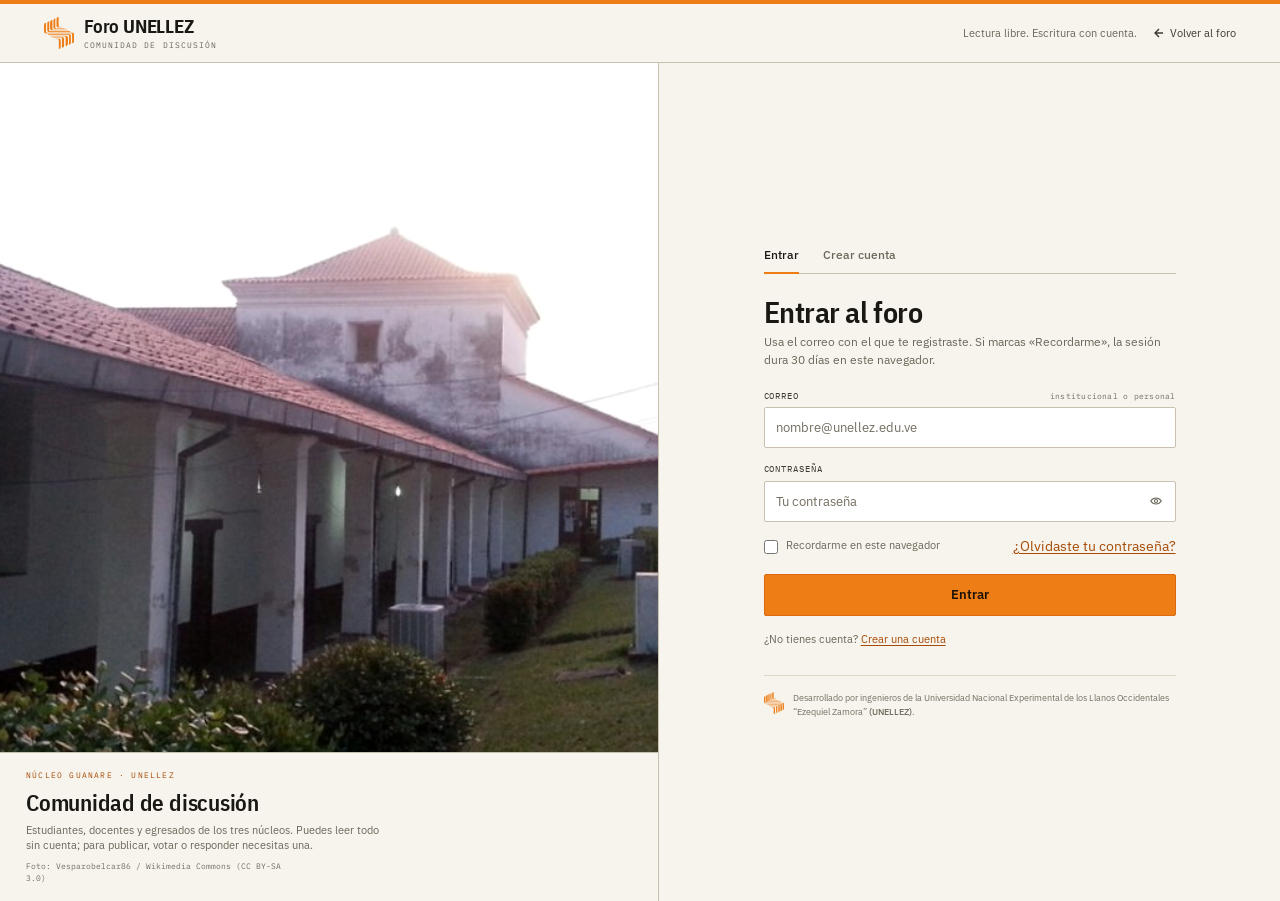
<file: login.html>
<!DOCTYPE html>
<html lang="es">
<head>
  <meta charset="utf-8">
  <meta name="viewport" content="width=device-width, initial-scale=1">
  <title>Entrar — Foro UNELLEZ</title>
  <meta name="description" content="Acceso a la comunidad de discusión de la UNELLEZ. Entra con tu cuenta o crea una cuenta institucional.">
  <meta name="theme-color" content="#EE7D16">
  <link rel="icon" href="assets/logo/favicon.png" type="image/png">
  <link rel="preconnect" href="https://fonts.googleapis.com">
  <link rel="preconnect" href="https://fonts.gstatic.com" crossorigin>
  <link href="https://fonts.googleapis.com/css2?family=IBM+Plex+Mono:wght@400;500&family=IBM+Plex+Sans+Condensed:wght@400;500;600;700&family=IBM+Plex+Sans:wght@400;500;600&family=IBM+Plex+Serif:ital,wght@0,400;0,500;1,400&display=swap" rel="stylesheet">
  <link rel="stylesheet" href="assets/css/tailwind.css">
  <link rel="stylesheet" href="assets/css/foro.css">
</head>
<body>
  <a class="skip-link" href="#contenido">Saltar al contenido</a>
  <div class="top-rule" aria-hidden="true"></div>

  <header class="auth-header">
    <div class="shell mx-auto w-full header-inner flex items-center">
      <a class="brand" href="index.html" aria-label="Foro UNELLEZ, ir al inicio">
        <img class="brand-mark" src="assets/logo/logo-mark.png" alt="" width="30" height="32">
        <span class="brand-text">
          <span class="brand-name">Foro <b>UNELLEZ</b></span>
          <span class="brand-sub">Comunidad de discusión</span>
        </span>
      </a>
      <div class="auth-header-right">
        <span class="hide-sm">Lectura libre. Escritura con cuenta.</span>
        <a href="index.html">
          <svg viewBox="0 0 12 12" fill="none" stroke="currentColor" stroke-width="1.4" aria-hidden="true"><path d="M6 2 2 6l4 4M2 6h8"/></svg>
          Volver al foro
        </a>
      </div>
    </div>
  </header>

  <main id="contenido">
    <h1 class="sr-only">Acceso al Foro UNELLEZ</h1>
    <div class="auth-main">
      <section class="auth-visual">
        <img src="assets/img/foro/sede-guanare.jpg" alt="Sede del Vicerrectorado de la UNELLEZ en Guanare, al atardecer" width="900" height="675">
        <div class="auth-visual-caption">
          <p class="visual-kicker">Núcleo Guanare · UNELLEZ</p>
          <h2>Comunidad de discusión</h2>
          <p>Estudiantes, docentes y egresados de los tres núcleos. Puedes leer todo sin cuenta; para publicar, votar o responder necesitas una.</p>
          <p class="visual-credit">Foto: Vesparobelcar86 / Wikimedia Commons (CC BY-SA 3.0)</p>
        </div>
      </section>

      <section class="auth-form-wrap">
        <div class="auth-box">
          <div class="auth-tabs" data-tabs role="tablist" aria-label="Entrar o crear cuenta">
            <button class="auth-tab is-active" id="tab-entrar" type="button" role="tab" aria-selected="true" aria-controls="panel-entrar" data-tab="entrar" tabindex="0">Entrar</button>
            <button class="auth-tab" id="tab-registro" type="button" role="tab" aria-selected="false" aria-controls="panel-registro" data-tab="registro" tabindex="-1">Crear cuenta</button>
          </div>

          <div class="auth-panel is-active" id="panel-entrar" role="tabpanel" aria-labelledby="tab-entrar">
            <h2 class="auth-title">Entrar al foro</h2>
            <p class="auth-sub">Usa el correo con el que te registraste. Si marcas «Recordarme», la sesión dura 30 días en este navegador.</p>

            <!-- data-demo: quitar al conectar procesar.php -->
            <form class="auth-form" action="procesar.php" method="post" data-validate="login" data-demo novalidate>
              <input type="hidden" name="accion" value="login">
              <input type="hidden" name="csrf_token" value="demo-csrf-unellez">
              <input type="hidden" name="redirigir" value="index.php">

              <div class="form-field">
                <label class="form-label" for="login-email">Correo <span class="label-optional">institucional o personal</span></label>
                <input class="input" id="login-email" name="email" type="email" inputmode="email" autocomplete="email" placeholder="nombre@unellez.edu.ve" aria-describedby="error-login-email">
                <p class="field-error" id="error-login-email" data-error-for="email"></p>
              </div>

              <div class="form-field">
                <label class="form-label" for="login-password">Contraseña</label>
                <div class="password-wrap">
                  <input class="input" id="login-password" name="password" type="password" autocomplete="current-password" placeholder="Tu contraseña" aria-describedby="error-login-password">
                  <button class="password-toggle" type="button" data-password-toggle aria-label="Mostrar contraseña" aria-pressed="false">
                    <svg viewBox="0 0 20 20" fill="none" stroke="currentColor" stroke-width="1.5" aria-hidden="true"><path d="M2.5 10s2.7-4.2 7.5-4.2 7.5 4.2 7.5 4.2-2.7 4.2-7.5 4.2S2.5 10 2.5 10Z"/><circle cx="10" cy="10" r="2.2"/></svg>
                  </button>
                </div>
                <p class="field-error" id="error-login-password" data-error-for="password"></p>
              </div>

              <div class="auth-row flex items-center justify-between">
                <div class="checkbox-row">
                  <input id="recordar" name="recordar" type="checkbox" value="1">
                  <label for="recordar">Recordarme en este navegador</label>
                </div>
                <button class="linkish" type="button" data-demo-action="La recuperación de contraseña se conectará a procesar.php.">¿Olvidaste tu contraseña?</button>
              </div>

              <button class="btn btn-primary auth-submit" type="submit">Entrar</button>
            </form>

            <p class="auth-switch">¿No tienes cuenta? <button type="button" data-tab-target="registro">Crear una cuenta</button></p>
          </div>

          <div class="auth-panel" id="panel-registro" role="tabpanel" aria-labelledby="tab-registro" hidden>
            <h2 class="auth-title">Crear cuenta</h2>
            <p class="auth-sub">La cuenta es para la comunidad UNELLEZ. Usa tu nombre real; el correo no se muestra en el perfil. La revisión de cuentas nuevas se hace una vez al día.</p>

            <form class="auth-form" action="procesar.php" method="post" data-validate="registro" data-demo novalidate>
              <input type="hidden" name="accion" value="registro">
              <input type="hidden" name="csrf_token" value="demo-csrf-unellez">
              <div class="form-error-summary" data-error-summary role="alert"></div>

              <div class="form-row grid">
                <div class="form-field">
                  <label class="form-label" for="registro-nombre">Nombre completo</label>
                  <input class="input" id="registro-nombre" name="nombre" type="text" autocomplete="name" placeholder="María Fernanda Rondón" aria-describedby="error-nombre">
                  <p class="field-error" id="error-nombre" data-error-for="nombre"></p>
                </div>
                <div class="form-field">
                  <label class="form-label" for="registro-usuario">Usuario</label>
                  <input class="input" id="registro-usuario" name="usuario" type="text" autocomplete="username" placeholder="mf.rondon" aria-describedby="error-usuario">
                  <p class="field-error" id="error-usuario" data-error-for="usuario"></p>
                </div>
              </div>

              <div class="form-field">
                <label class="form-label" for="registro-email">Correo <span class="label-optional">institucional o personal</span></label>
                <input class="input" id="registro-email" name="email" type="email" inputmode="email" autocomplete="email" placeholder="nombre@unellez.edu.ve" aria-describedby="error-registro-email">
                <p class="field-error" id="error-registro-email" data-error-for="email"></p>
              </div>

              <div class="form-field">
                <label class="form-label" for="registro-carrera">Carrera o área</label>
                <select class="select" id="registro-carrera" name="carrera" autocomplete="off" aria-describedby="error-carrera">
                  <option value="">Elige una opción</option>
                  <option value="sistemas">Ingeniería de Sistemas</option>
                  <option value="civil">Ingeniería Civil</option>
                  <option value="agronomia">Ingeniería Agronómica</option>
                  <option value="veterinaria">Medicina Veterinaria</option>
                  <option value="educacion">Educación Integral</option>
                  <option value="contaduria">Contaduría Pública</option>
                  <option value="administracion">Administración</option>
                  <option value="posgrado">Posgrado</option>
                  <option value="otra">Otra</option>
                </select>
                <p class="field-error" id="error-carrera" data-error-for="carrera"></p>
              </div>

              <div class="form-field">
                <label class="form-label" for="registro-password">Contraseña</label>
                <div class="password-wrap">
                  <input class="input" id="registro-password" name="password" type="password" autocomplete="new-password" placeholder="Mínimo 8 caracteres" aria-describedby="error-registro-password pw-checks">
                  <button class="password-toggle" type="button" data-password-toggle aria-label="Mostrar contraseña" aria-pressed="false">
                    <svg viewBox="0 0 20 20" fill="none" stroke="currentColor" stroke-width="1.5" aria-hidden="true"><path d="M2.5 10s2.7-4.2 7.5-4.2 7.5 4.2 7.5 4.2-2.7 4.2-7.5 4.2S2.5 10 2.5 10Z"/><circle cx="10" cy="10" r="2.2"/></svg>
                  </button>
                </div>
                <div class="pw-checks" id="pw-checks" data-pw-checks="#registro-password">
                  <span data-check="length">8 caracteres como mínimo</span>
                  <span data-check="number">Al menos un número</span>
                  <span data-check="letter">Al menos una letra</span>
                </div>
                <p class="field-error" id="error-registro-password" data-error-for="password"></p>
              </div>

              <div class="form-field">
                <label class="form-label" for="registro-password-confirm">Repetir contraseña</label>
                <input class="input" id="registro-password-confirm" name="password_confirm" type="password" autocomplete="new-password" placeholder="Otra vez, sin copiar y pegar" aria-describedby="error-password_confirm">
                <p class="field-error" id="error-password_confirm" data-error-for="password_confirm"></p>
              </div>

              <div class="checkbox-row checkbox-row--spaced">
                <input id="registro-normas" name="acepta_normas" type="checkbox" value="1" aria-describedby="error-acepta_normas">
                <label for="registro-normas">Acepto las <a href="index.html#reglas">normas de la comunidad</a> y la política de datos. No publicaré información personal de terceros.</label>
              </div>
              <p class="field-error checkbox-error" id="error-acepta_normas" data-error-for="acepta_normas"></p>

              <button class="btn btn-primary auth-submit" type="submit">Crear cuenta</button>
            </form>

            <p class="auth-switch">¿Ya tienes cuenta? <button type="button" data-tab-target="entrar">Entrar</button></p>
          </div>

          <div class="auth-credit">
            <img src="assets/logo/logo-mark.png" alt="Marca UNELLEZ" width="20" height="21">
            <p>Desarrollado por ingenieros de la Universidad Nacional Experimental de los Llanos Occidentales “Ezequiel Zamora” <b>(UNELLEZ)</b>.</p>
          </div>
        </div>
      </section>
    </div>
  </main>

  <div class="toast" data-toast role="status" aria-live="polite"></div>
  <script src="assets/js/foro.js" defer></script>
</body>
</html>
</file>
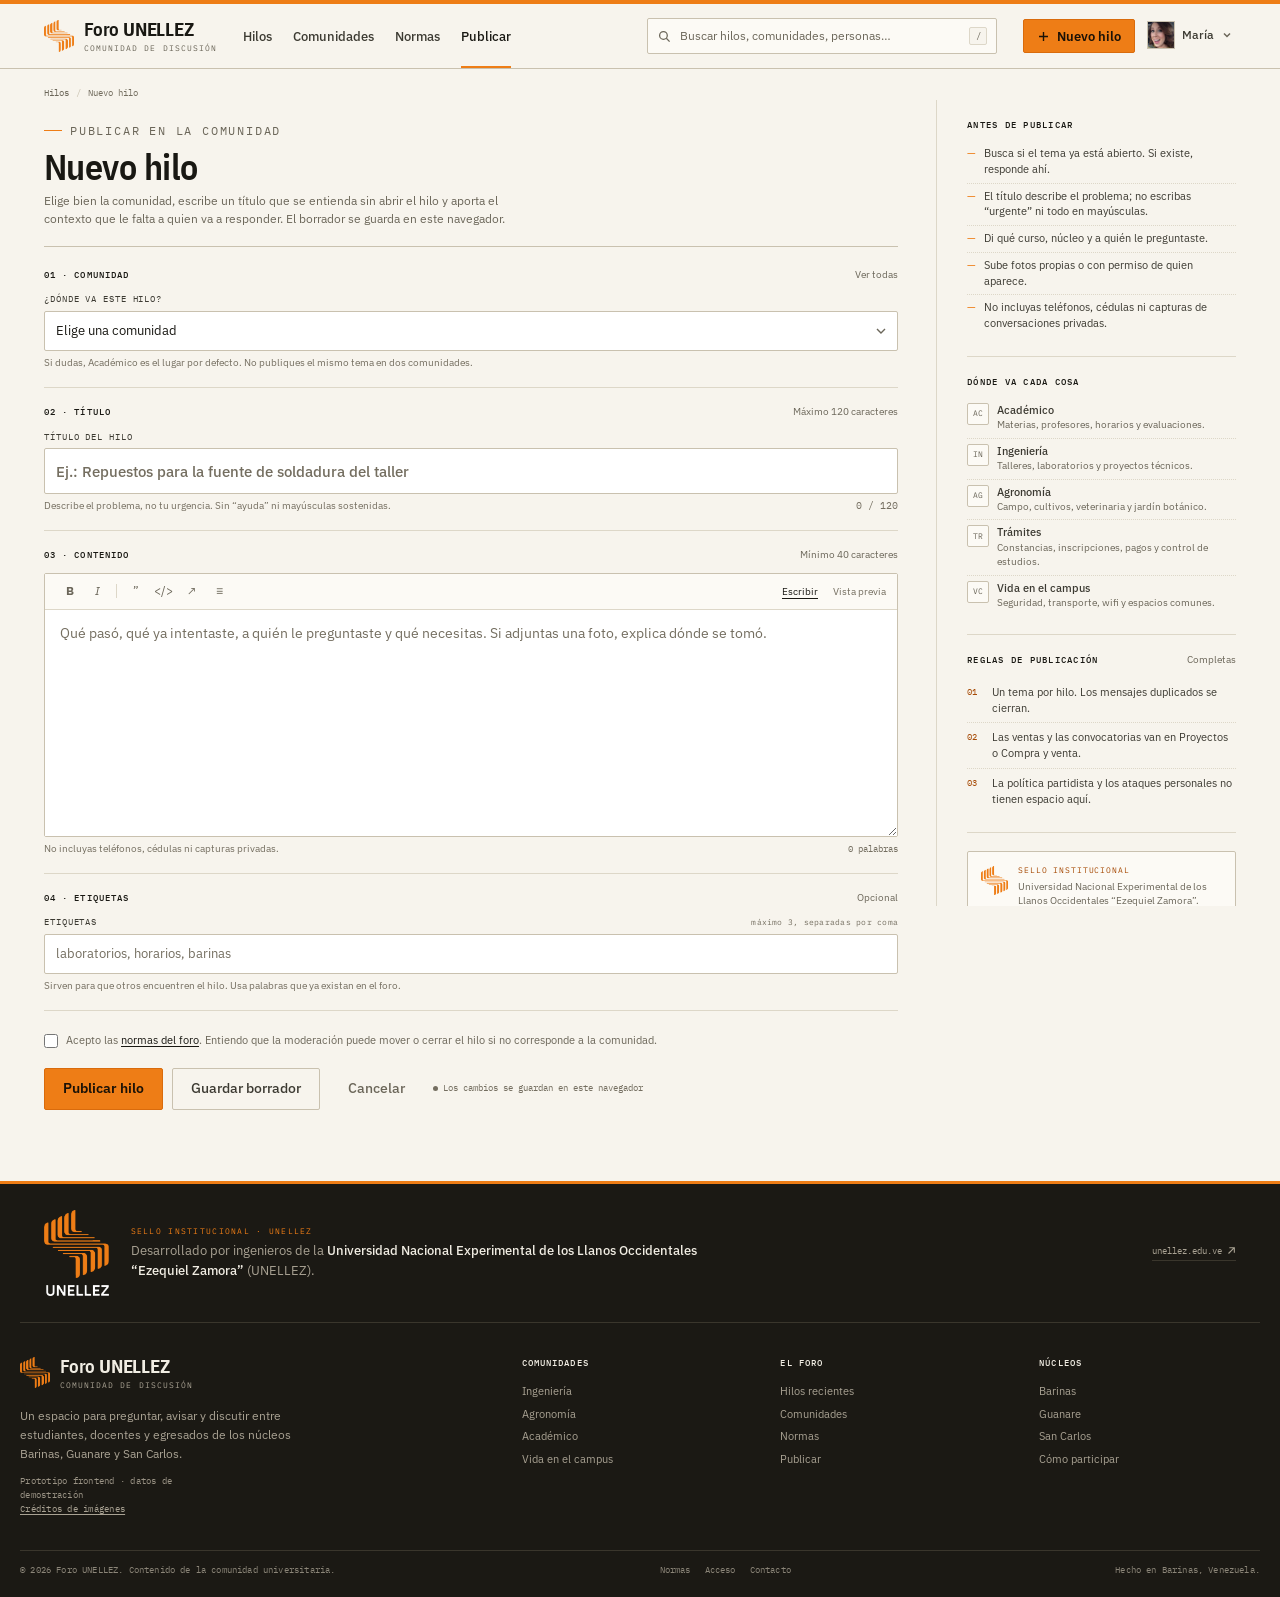
<file: nuevo-hilo.html>
<!DOCTYPE html>
<html lang="es">
<head>
  <meta charset="utf-8">
  <meta name="viewport" content="width=device-width, initial-scale=1">
  <title>Nuevo hilo — Foro UNELLEZ</title>
  <meta name="description" content="Publica un hilo en el Foro UNELLEZ. Elige la comunidad, escribe un título claro y aporta contexto.">
  <meta name="theme-color" content="#EE7D16">
  <link rel="icon" href="assets/logo/favicon.png" type="image/png">
  <link rel="preconnect" href="https://fonts.googleapis.com">
  <link rel="preconnect" href="https://fonts.gstatic.com" crossorigin>
  <link href="https://fonts.googleapis.com/css2?family=IBM+Plex+Mono:wght@400;500&family=IBM+Plex+Sans+Condensed:wght@400;500;600;700&family=IBM+Plex+Sans:wght@400;500;600&family=IBM+Plex+Serif:ital,wght@0,400;0,500;1,400&display=swap" rel="stylesheet">
  <link rel="stylesheet" href="assets/css/tailwind.css">
  <link rel="stylesheet" href="assets/css/foro.css">
</head>
<body>
  <a class="skip-link" href="#contenido">Saltar al contenido</a>

  <div class="top-rule" aria-hidden="true"></div>
  <header class="site-header">
    <div class="shell mx-auto w-full header-inner flex items-center">
      <a class="brand" href="index.html" aria-label="Foro UNELLEZ, ir al inicio">
        <img class="brand-mark" src="assets/logo/logo-mark.png" alt="" width="30" height="32">
        <span class="brand-text">
          <span class="brand-name">Foro <b>UNELLEZ</b></span>
          <span class="brand-sub">Comunidad de discusión</span>
        </span>
      </a>

      <nav class="header-nav" aria-label="Navegación principal">
        <a href="index.html">Hilos</a>
        <a href="index.html#comunidades">Comunidades</a>
        <a href="index.html#reglas">Normas</a>
        <a class="is-active" href="nuevo-hilo.html" aria-current="page">Publicar</a>
      </nav>

      <form class="header-search" role="search" action="buscar.php" method="get">
        <svg viewBox="0 0 20 20" fill="none" stroke="currentColor" stroke-width="1.7" aria-hidden="true"><circle cx="8.6" cy="8.6" r="5.1"/><path d="m12.4 12.4 4.4 4.4"/></svg>
        <label class="sr-only" for="buscar">Buscar en el foro</label>
        <input id="buscar" name="q" type="search" placeholder="Buscar hilos, comunidades, personas…" autocomplete="off" enterkeyhint="search">
        <kbd aria-hidden="true">/</kbd>
      </form>

      <div class="header-actions flex items-center">
        <a class="btn btn-primary btn-new" href="nuevo-hilo.html" aria-current="page">
          <svg viewBox="0 0 16 16" fill="none" stroke="currentColor" stroke-width="1.7" aria-hidden="true"><path d="M8 2.5v11M2.5 8h11"/></svg>
          <span>Nuevo hilo</span>
        </a>

        <div class="user-menu" data-user-menu>
          <button class="user-trigger" type="button" data-user-trigger aria-expanded="false" aria-controls="menu-usuario">
            <img class="avatar" src="assets/img/avatares/w33.jpg" alt="" width="28" height="28">
            <span class="user-name">María</span>
            <svg class="chev" viewBox="0 0 12 12" fill="none" stroke="currentColor" stroke-width="1.5" aria-hidden="true"><path d="m3 4.5 3 3 3-3"/></svg>
            <span class="sr-only">Abrir menú de cuenta</span>
          </button>
          <div class="user-panel" id="menu-usuario" hidden>
            <div class="user-panel-head">
              <img src="assets/img/avatares/w33.jpg" alt="" width="34" height="34">
              <div>
                <strong>María Fernanda Rondón</strong>
                <span>@mf.rondon · karma 1.284</span>
              </div>
            </div>
            <div class="user-panel-links">
              <a href="profile.html">Mi perfil <span>↗</span></a>
              <a href="profile.html#hilos">Mis hilos <span>37</span></a>
              <a href="profile.html#respuestas">Mis respuestas <span>111</span></a>
              <a href="nuevo-hilo.html">Nuevo hilo <span>+</span></a>
            </div>
            <div class="user-panel-out">
              <form action="procesar.php" method="post" data-demo>
                <input type="hidden" name="accion" value="cerrar_sesion">
                <input type="hidden" name="csrf_token" value="demo-csrf-unellez">
                <button type="submit">
                  <svg viewBox="0 0 16 16" width="14" height="14" fill="none" stroke="currentColor" stroke-width="1.4" aria-hidden="true"><path d="M6 3H3.5v10H6M10 5l3 3-3 3M13 8H6"/></svg>
                  Cerrar sesión
                </button>
              </form>
            </div>
          </div>
        </div>

        <button class="icon-btn sidebar-toggle" type="button" data-sidebar-open aria-controls="sidebar" aria-expanded="false" aria-label="Abrir guía de publicación">
          <svg viewBox="0 0 20 20" fill="none" stroke="currentColor" stroke-width="1.7" aria-hidden="true"><path d="M3 5h14M3 10h14M3 15h14"/></svg>
        </button>
      </div>
    </div>
  </header>

  <div class="drawer-overlay" data-sidebar-overlay hidden></div>

  <main id="contenido">
    <div class="shell mx-auto w-full">
      <nav class="breadcrumb" aria-label="Migas de pan">
        <a href="index.html">Hilos</a><span class="crumb-sep">/</span>
        <span aria-current="page">Nuevo hilo</span>
      </nav>

      <div class="page-grid grid">
        <div class="page-main min-w-0">
          <header class="compose-head">
            <p class="eyebrow">Publicar en la comunidad</p>
            <h1>Nuevo hilo</h1>
            <p>Elige bien la comunidad, escribe un título que se entienda sin abrir el hilo y aporta el contexto que le falta a quien va a responder. El borrador se guarda en este navegador.</p>
          </header>

          <!-- data-demo: quitar al conectar procesar.php -->
          <form class="compose-form" action="procesar.php" method="post" data-validate="nuevo-hilo" data-demo data-draft-form novalidate>
            <input type="hidden" name="accion" value="crear_hilo">
            <input type="hidden" name="csrf_token" value="demo-csrf-unellez">
            <div class="form-error-summary" data-error-summary role="alert"></div>

            <section class="form-section">
              <div class="form-section-head">
                <h2>01 · Comunidad</h2>
                <a href="index.html#comunidades">Ver todas</a>
              </div>
              <label class="form-label" for="comunidad">¿Dónde va este hilo?</label>
              <select class="select" id="comunidad" name="comunidad" aria-describedby="hint-comunidad error-comunidad">
                <option value="">Elige una comunidad</option>
                <option value="academico">Académico — materias, profesores, horarios</option>
                <option value="ingenieria">Ingeniería — talleres, laboratorios, proyectos técnicos</option>
                <option value="agronomia">Agronomía — campo, cultivos, veterinaria</option>
                <option value="posgrado">Posgrado — tesis, maestrías, doctorados</option>
                <option value="tramites">Trámites — constancias, inscripciones, pagos</option>
                <option value="campus">Vida en el campus — seguridad, transporte, wifi</option>
                <option value="proyectos">Proyectos — convocatorias y equipos</option>
                <option value="deportes">Deportes — inter-núcleos y actividades</option>
              </select>
              <p class="field-hint" id="hint-comunidad">Si dudas, Académico es el lugar por defecto. No publiques el mismo tema en dos comunidades.</p>
              <p class="field-error" id="error-comunidad" data-error-for="comunidad"></p>
            </section>

            <section class="form-section">
              <div class="form-section-head">
                <h2>02 · Título</h2>
                <span>Máximo 120 caracteres</span>
              </div>
              <label class="form-label" for="titulo">Título del hilo</label>
              <input class="input title-input" id="titulo" name="titulo" type="text" maxlength="120" autocomplete="off" placeholder="Ej.: Repuestos para la fuente de soldadura del taller" aria-describedby="hint-titulo error-titulo">
              <div class="field-meta">
                <span id="hint-titulo">Describe el problema, no tu urgencia. Sin “ayuda” ni mayúsculas sostenidas.</span>
                <span class="counter" data-counter-for="titulo">0 / 120</span>
              </div>
              <p class="field-error" id="error-titulo" data-error-for="titulo"></p>
            </section>

            <section class="form-section">
              <div class="form-section-head">
                <h2>03 · Contenido</h2>
                <span>Mínimo 40 caracteres</span>
              </div>
              <div class="body-editor" data-editor>
                <div class="composer-toolbar">
                  <button class="md-btn" type="button" data-md="bold" title="Negrita" aria-label="Negrita"><strong>B</strong></button>
                  <button class="md-btn" type="button" data-md="italic" title="Cursiva" aria-label="Cursiva"><em>I</em></button>
                  <span class="md-sep" aria-hidden="true"></span>
                  <button class="md-btn" type="button" data-md="quote" title="Cita" aria-label="Cita">”</button>
                  <button class="md-btn" type="button" data-md="code" title="Código" aria-label="Código">&lt;/&gt;</button>
                  <button class="md-btn" type="button" data-md="link" title="Enlace" aria-label="Enlace">↗</button>
                  <button class="md-btn" type="button" data-md="list" title="Lista" aria-label="Lista">≡</button>
                  <div class="editor-tabs">
                    <button class="editor-tab is-active" type="button" data-editor-tab="write">Escribir</button>
                    <button class="editor-tab" type="button" data-editor-tab="preview">Vista previa</button>
                  </div>
                </div>
                <label class="sr-only" for="cuerpo-hilo">Contenido del hilo</label>
                <textarea id="cuerpo-hilo" name="contenido" rows="9" required minlength="40" placeholder="Qué pasó, qué ya intentaste, a quién le preguntaste y qué necesitas. Si adjuntas una foto, explica dónde se tomó."></textarea>
                <div class="composer-preview" aria-live="polite"></div>
              </div>
              <div class="field-meta">
                <span>No incluyas teléfonos, cédulas ni capturas privadas.</span>
                <span class="composer-counter" data-counter-for="contenido" data-count-mode="words">0 palabras</span>
              </div>
              <p class="field-error" id="error-contenido" data-error-for="contenido"></p>
            </section>

            <section class="form-section">
              <div class="form-section-head">
                <h2>04 · Etiquetas</h2>
                <span>Opcional</span>
              </div>
              <label class="form-label" for="etiquetas">Etiquetas <span class="label-optional">máximo 3, separadas por coma</span></label>
              <input class="input" id="etiquetas" name="etiquetas" type="text" maxlength="100" autocomplete="off" placeholder="laboratorios, horarios, barinas" aria-describedby="hint-etiquetas error-etiquetas">
              <p class="field-hint" id="hint-etiquetas">Sirven para que otros encuentren el hilo. Usa palabras que ya existan en el foro.</p>
              <p class="field-error" id="error-etiquetas" data-error-for="etiquetas"></p>
            </section>

            <section class="form-section">
              <div class="checkbox-row checkbox-row--spaced">
                <input id="acepta_normas" name="acepta_normas" type="checkbox" value="1" aria-describedby="error-acepta_normas">
                <label for="acepta_normas">Acepto las <a href="index.html#reglas">normas del foro</a>. Entiendo que la moderación puede mover o cerrar el hilo si no corresponde a la comunidad.</label>
              </div>
              <p class="field-error checkbox-error" id="error-acepta_normas" data-error-for="acepta_normas"></p>

              <div class="form-actions flex flex-wrap items-center">
                <button class="btn btn-primary btn-lg" type="submit">Publicar hilo</button>
                <button class="btn btn-outline btn-lg" type="button" data-draft-save>Guardar borrador</button>
                <a class="btn btn-ghost btn-lg" href="index.html">Cancelar</a>
                <span class="draft-status"><span class="online-dot" aria-hidden="true"></span> Los cambios se guardan en este navegador</span>
              </div>
            </section>
          </form>
        </div>

        <aside class="page-side compose-side" id="sidebar" aria-label="Guía para publicar">
          <div class="sidebar-head">
            <span>Antes de publicar</span>
            <button class="sidebar-close" type="button" data-sidebar-close>Cerrar <span aria-hidden="true">×</span></button>
          </div>

          <section class="side-block">
            <div class="side-head">
              <h2>Antes de publicar</h2>
            </div>
            <ul class="check-list">
              <li>Busca si el tema ya está abierto. Si existe, responde ahí.</li>
              <li>El título describe el problema; no escribas “urgente” ni todo en mayúsculas.</li>
              <li>Di qué curso, núcleo y a quién le preguntaste.</li>
              <li>Sube fotos propias o con permiso de quien aparece.</li>
              <li>No incluyas teléfonos, cédulas ni capturas de conversaciones privadas.</li>
            </ul>
          </section>

          <section class="side-block">
            <div class="side-head">
              <h2>Dónde va cada cosa</h2>
            </div>
            <ul class="where-list">
              <li><span class="cmono" aria-hidden="true">AC</span><div><b>Académico</b>Materias, profesores, horarios y evaluaciones.</div></li>
              <li><span class="cmono" aria-hidden="true">IN</span><div><b>Ingeniería</b>Talleres, laboratorios y proyectos técnicos.</div></li>
              <li><span class="cmono" aria-hidden="true">AG</span><div><b>Agronomía</b>Campo, cultivos, veterinaria y jardín botánico.</div></li>
              <li><span class="cmono" aria-hidden="true">TR</span><div><b>Trámites</b>Constancias, inscripciones, pagos y control de estudios.</div></li>
              <li><span class="cmono" aria-hidden="true">VC</span><div><b>Vida en el campus</b>Seguridad, transporte, wifi y espacios comunes.</div></li>
            </ul>
          </section>

          <section class="side-block">
            <div class="side-head">
              <h2>Reglas de publicación</h2>
              <a href="index.html#reglas">Completas</a>
            </div>
            <ol class="rules-list">
              <li><span class="rule-num">01</span><span>Un tema por hilo. Los mensajes duplicados se cierran.</span></li>
              <li><span class="rule-num">02</span><span>Las ventas y las convocatorias van en Proyectos o Compra y venta.</span></li>
              <li><span class="rule-num">03</span><span>La política partidista y los ataques personales no tienen espacio aquí.</span></li>
            </ol>
          </section>

          <div class="side-seal">
            <img src="assets/logo/logo-mark.png" alt="Marca UNELLEZ" width="27" height="29">
            <p><span class="seal-label">Sello institucional</span>Universidad Nacional Experimental de los Llanos Occidentales “Ezequiel Zamora”.</p>
          </div>
        </aside>
      </div>
    </div>
  </main>

  <footer class="site-footer">
    <div class="shell footer-seal">
      <img class="footer-logo" src="assets/logo/logo.png" alt="UNELLEZ" width="66" height="86">
      <div>
        <p class="footer-kicker">Sello institucional · UNELLEZ</p>
        <p class="footer-credit">Desarrollado por ingenieros de la <strong>Universidad Nacional Experimental de los Llanos Occidentales “Ezequiel Zamora”</strong> (UNELLEZ).</p>
      </div>
      <a class="footer-link-out" href="https://unellez.edu.ve/" target="_blank" rel="noopener">
        unellez.edu.ve
        <svg viewBox="0 0 12 12" fill="none" stroke="currentColor" stroke-width="1.3" aria-hidden="true"><path d="M4 2h6v6M10 2 3 9"/></svg>
      </a>
    </div>

    <div class="shell footer-grid">
      <div class="footer-brand">
        <a class="brand" href="index.html">
          <img class="brand-mark" src="assets/logo/logo-mark.png" alt="" width="26" height="28">
          <span class="brand-text">
            <span class="brand-name">Foro <b>UNELLEZ</b></span>
            <span class="brand-sub">Comunidad de discusión</span>
          </span>
        </a>
        <p>Un espacio para preguntar, avisar y discutir entre estudiantes, docentes y egresados de los núcleos Barinas, Guanare y San Carlos.</p>
        <p class="footer-note">Prototipo frontend · datos de demostración<br><a href="CREDITOS.md">Créditos de imágenes</a></p>
      </div>
      <div class="footer-col">
        <h2>Comunidades</h2>
        <a href="index.html#lista-hilos">Ingeniería</a>
        <a href="index.html#lista-hilos">Agronomía</a>
        <a href="index.html#lista-hilos">Académico</a>
        <a href="index.html#lista-hilos">Vida en el campus</a>
      </div>
      <div class="footer-col">
        <h2>El foro</h2>
        <a href="index.html">Hilos recientes</a>
        <a href="index.html#comunidades">Comunidades</a>
        <a href="index.html#reglas">Normas</a>
        <a href="nuevo-hilo.html">Publicar</a>
      </div>
      <div class="footer-col">
        <h2>Núcleos</h2>
        <span>Barinas</span>
        <span>Guanare</span>
        <span>San Carlos</span>
        <a href="login.html">Cómo participar</a>
      </div>
    </div>

    <div class="shell footer-base">
      <p>© 2026 Foro UNELLEZ. Contenido de la comunidad universitaria.</p>
      <div class="footer-base-links">
        <a href="index.html#reglas">Normas</a>
        <a href="login.html">Acceso</a>
        <a href="mailto:moderacion@unellez.edu.ve">Contacto</a>
      </div>
      <p>Hecho en Barinas, Venezuela.</p>
    </div>
  </footer>

  <div class="toast" data-toast role="status" aria-live="polite"></div>
  <script src="assets/js/foro.js" defer></script>
</body>
</html>
</file>
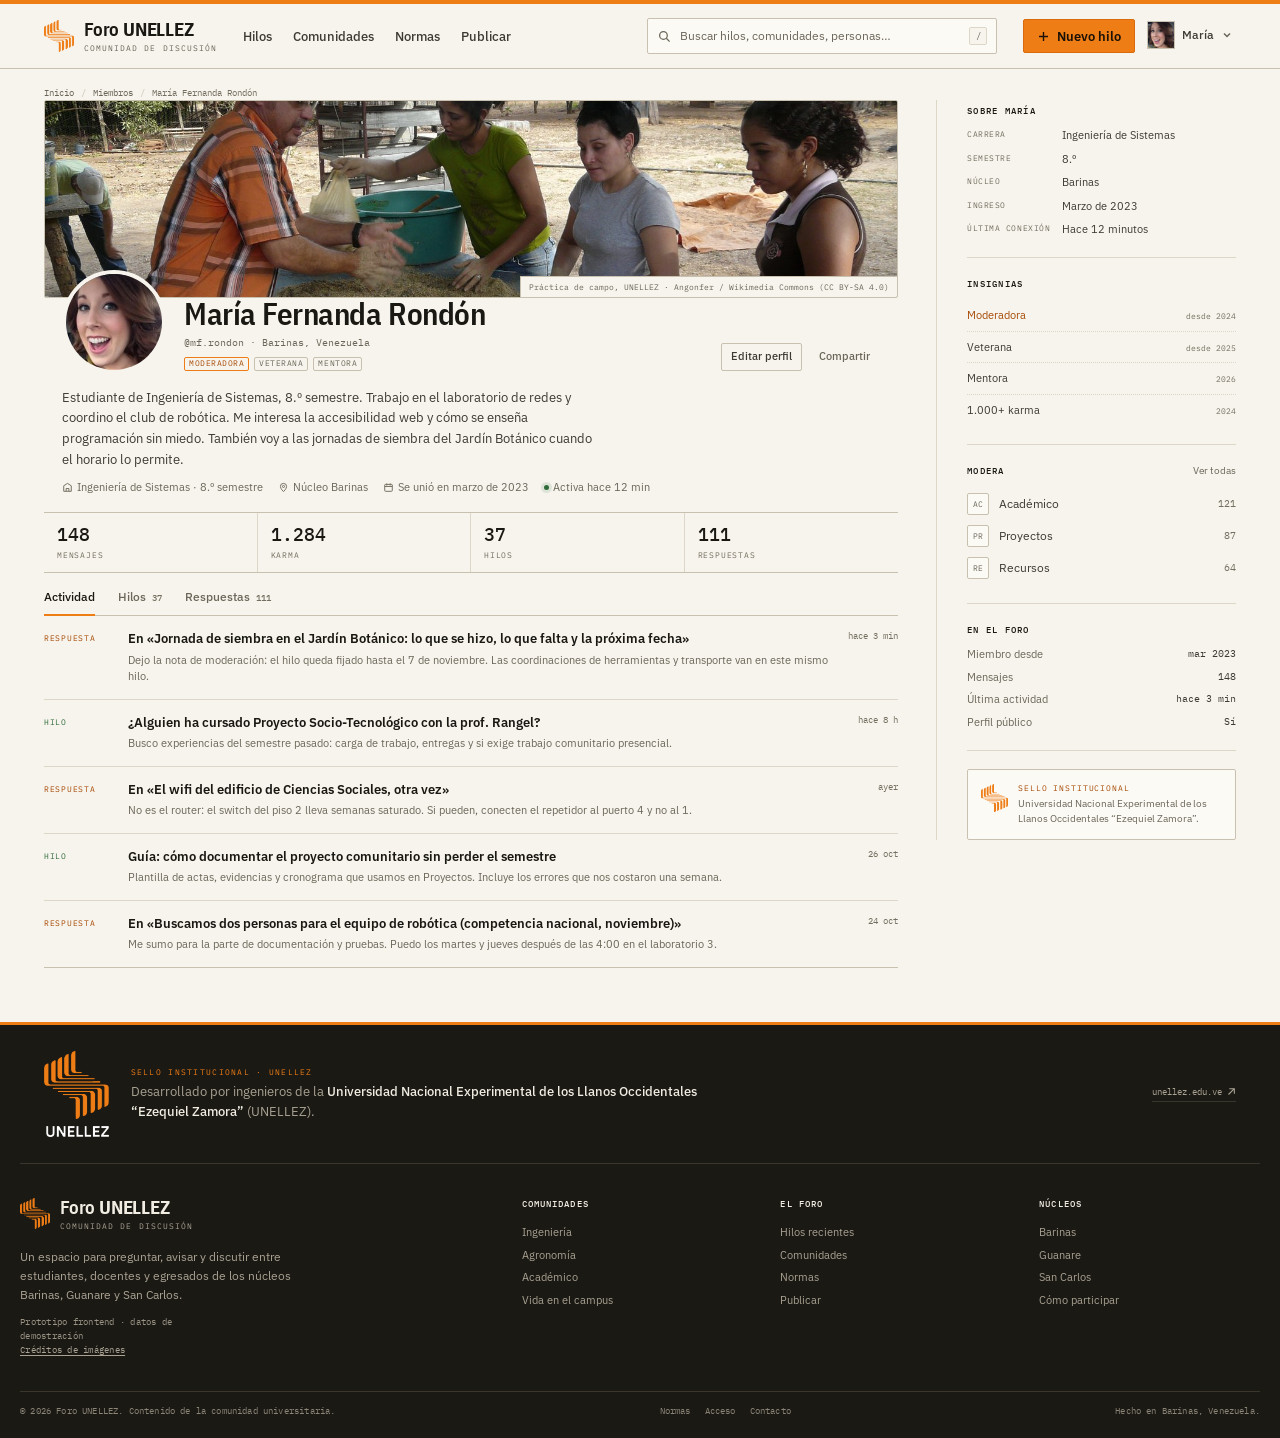
<file: profile.html>
<!DOCTYPE html>
<html lang="es">
<head>
  <meta charset="utf-8">
  <meta name="viewport" content="width=device-width, initial-scale=1">
  <title>María Fernanda Rondón — Foro UNELLEZ</title>
  <meta name="description" content="Perfil de María Fernanda Rondón, estudiante de Ingeniería de Sistemas y moderadora de Académico y Proyectos en el Foro UNELLEZ.">
  <meta name="theme-color" content="#EE7D16">
  <link rel="icon" href="assets/logo/favicon.png" type="image/png">
  <link rel="preconnect" href="https://fonts.googleapis.com">
  <link rel="preconnect" href="https://fonts.gstatic.com" crossorigin>
  <link href="https://fonts.googleapis.com/css2?family=IBM+Plex+Mono:wght@400;500&family=IBM+Plex+Sans+Condensed:wght@400;500;600;700&family=IBM+Plex+Sans:wght@400;500;600&family=IBM+Plex+Serif:ital,wght@0,400;0,500;1,400&display=swap" rel="stylesheet">
  <link rel="stylesheet" href="assets/css/tailwind.css">
  <link rel="stylesheet" href="assets/css/foro.css">
</head>
<body>
  <a class="skip-link" href="#contenido">Saltar al contenido</a>

  <div class="top-rule" aria-hidden="true"></div>
  <header class="site-header">
    <div class="shell mx-auto w-full header-inner flex items-center">
      <a class="brand" href="index.html" aria-label="Foro UNELLEZ, ir al inicio">
        <img class="brand-mark" src="assets/logo/logo-mark.png" alt="" width="30" height="32">
        <span class="brand-text">
          <span class="brand-name">Foro <b>UNELLEZ</b></span>
          <span class="brand-sub">Comunidad de discusión</span>
        </span>
      </a>

      <nav class="header-nav" aria-label="Navegación principal">
        <a href="index.html">Hilos</a>
        <a href="index.html#comunidades">Comunidades</a>
        <a href="index.html#reglas">Normas</a>
        <a href="nuevo-hilo.html">Publicar</a>
      </nav>

      <form class="header-search" role="search" action="buscar.php" method="get">
        <svg viewBox="0 0 20 20" fill="none" stroke="currentColor" stroke-width="1.7" aria-hidden="true"><circle cx="8.6" cy="8.6" r="5.1"/><path d="m12.4 12.4 4.4 4.4"/></svg>
        <label class="sr-only" for="buscar">Buscar en el foro</label>
        <input id="buscar" name="q" type="search" placeholder="Buscar hilos, comunidades, personas…" autocomplete="off" enterkeyhint="search">
        <kbd aria-hidden="true">/</kbd>
      </form>

      <div class="header-actions flex items-center">
        <a class="btn btn-primary btn-new" href="nuevo-hilo.html">
          <svg viewBox="0 0 16 16" fill="none" stroke="currentColor" stroke-width="1.7" aria-hidden="true"><path d="M8 2.5v11M2.5 8h11"/></svg>
          <span>Nuevo hilo</span>
        </a>

        <div class="user-menu" data-user-menu>
          <button class="user-trigger" type="button" data-user-trigger aria-expanded="false" aria-controls="menu-usuario">
            <img class="avatar" src="assets/img/avatares/w33.jpg" alt="" width="28" height="28">
            <span class="user-name">María</span>
            <svg class="chev" viewBox="0 0 12 12" fill="none" stroke="currentColor" stroke-width="1.5" aria-hidden="true"><path d="m3 4.5 3 3 3-3"/></svg>
            <span class="sr-only">Abrir menú de cuenta</span>
          </button>
          <div class="user-panel" id="menu-usuario" hidden>
            <div class="user-panel-head">
              <img src="assets/img/avatares/w33.jpg" alt="" width="34" height="34">
              <div>
                <strong>María Fernanda Rondón</strong>
                <span>@mf.rondon · karma 1.284</span>
              </div>
            </div>
            <div class="user-panel-links">
              <a href="profile.html">Mi perfil <span>↗</span></a>
              <a href="profile.html#hilos">Mis hilos <span>37</span></a>
              <a href="profile.html#respuestas">Mis respuestas <span>111</span></a>
              <a href="nuevo-hilo.html">Nuevo hilo <span>+</span></a>
            </div>
            <div class="user-panel-out">
              <form action="procesar.php" method="post" data-demo>
                <input type="hidden" name="accion" value="cerrar_sesion">
                <input type="hidden" name="csrf_token" value="demo-csrf-unellez">
                <button type="submit">
                  <svg viewBox="0 0 16 16" width="14" height="14" fill="none" stroke="currentColor" stroke-width="1.4" aria-hidden="true"><path d="M6 3H3.5v10H6M10 5l3 3-3 3M13 8H6"/></svg>
                  Cerrar sesión
                </button>
              </form>
            </div>
          </div>
        </div>

        <button class="icon-btn sidebar-toggle" type="button" data-sidebar-open aria-controls="sidebar" aria-expanded="false" aria-label="Abrir información del perfil">
          <svg viewBox="0 0 20 20" fill="none" stroke="currentColor" stroke-width="1.7" aria-hidden="true"><path d="M3 5h14M3 10h14M3 15h14"/></svg>
        </button>
      </div>
    </div>
  </header>

  <div class="drawer-overlay" data-sidebar-overlay hidden></div>

  <main id="contenido">
    <div class="shell mx-auto w-full">
      <nav class="breadcrumb" aria-label="Migas de pan">
        <a href="index.html">Inicio</a><span class="crumb-sep">/</span>
        <a href="index.html#comunidades">Miembros</a><span class="crumb-sep">/</span>
        <span aria-current="page">María Fernanda Rondón</span>
      </nav>

      <div class="page-grid grid">
        <div class="page-main min-w-0">
          <section class="profile-cover">
            <img src="assets/img/campus/perfil-cover.jpg" alt="Estudiantes y docentes de la UNELLEZ durante una práctica de campo" width="1400" height="520">
            <p class="cover-caption cover-caption--right">Práctica de campo, UNELLEZ · Angonfer / Wikimedia Commons (CC BY-SA 4.0)</p>
          </section>

          <header class="profile-head">
            <img class="profile-avatar" src="assets/img/avatares/w33.jpg" alt="Foto de perfil de María Fernanda Rondón" width="104" height="104">
            <div class="profile-id">
              <h1 class="profile-name">María Fernanda Rondón</h1>
              <p class="profile-handle">@mf.rondon · Barinas, Venezuela</p>
              <div class="profile-badges">
                <span class="badge badge-mod">Moderadora</span>
                <span class="badge">Veterana</span>
                <span class="badge">Mentora</span>
              </div>
            </div>
            <div class="profile-actions">
              <button class="btn btn-outline btn-sm" type="button" data-demo-action="La edición de perfil se conectará a procesar.php en la versión PHP.">Editar perfil</button>
              <button class="btn btn-ghost btn-sm" type="button" data-share>Compartir</button>
            </div>
          </header>

          <p class="profile-bio">Estudiante de Ingeniería de Sistemas, 8.º semestre. Trabajo en el laboratorio de redes y coordino el club de robótica. Me interesa la accesibilidad web y cómo se enseña programación sin miedo. También voy a las jornadas de siembra del Jardín Botánico cuando el horario lo permite.</p>

          <div class="profile-meta">
            <span class="meta-item">
              <svg viewBox="0 0 16 16" fill="none" stroke="currentColor" stroke-width="1.4" aria-hidden="true"><path d="M2.5 5.5 8 2l5.5 3.5v8h-11z"/><path d="M6 13.5v-4h4v4"/></svg>
              Ingeniería de Sistemas · 8.º semestre
            </span>
            <span class="meta-item">
              <svg viewBox="0 0 16 16" fill="none" stroke="currentColor" stroke-width="1.4" aria-hidden="true"><path d="M8 14s4.5-4.2 4.5-7.5a4.5 4.5 0 1 0-9 0C3.5 9.8 8 14 8 14Z"/><circle cx="8" cy="6.5" r="1.5"/></svg>
              Núcleo Barinas
            </span>
            <span class="meta-item">
              <svg viewBox="0 0 16 16" fill="none" stroke="currentColor" stroke-width="1.4" aria-hidden="true"><rect x="2.5" y="3.5" width="11" height="10" rx="1"/><path d="M2.5 6.5h11M5.5 2v3M10.5 2v3"/></svg>
              Se unió en marzo de 2023
            </span>
            <span class="meta-item"><span class="online-dot" aria-hidden="true"></span>Activa hace 12 min</span>
          </div>

          <div class="profile-stats grid">
            <div class="profile-stat"><b>148</b><span>Mensajes</span></div>
            <div class="profile-stat"><b>1.284</b><span>Karma</span></div>
            <div class="profile-stat"><b>37</b><span>Hilos</span></div>
            <div class="profile-stat"><b>111</b><span>Respuestas</span></div>
          </div>

          <div class="profile-tabs" data-tabs role="tablist" aria-label="Contenido del perfil">
            <button class="profile-tab is-active" id="tab-actividad" type="button" role="tab" aria-selected="true" aria-controls="panel-actividad" data-tab="actividad" tabindex="0">Actividad</button>
            <button class="profile-tab" id="tab-hilos" type="button" role="tab" aria-selected="false" aria-controls="panel-hilos" data-tab="hilos" tabindex="-1">Hilos <span>37</span></button>
            <button class="profile-tab" id="tab-respuestas" type="button" role="tab" aria-selected="false" aria-controls="panel-respuestas" data-tab="respuestas" tabindex="-1">Respuestas <span>111</span></button>
          </div>

          <div class="tab-panel is-active" id="panel-actividad" role="tabpanel" aria-labelledby="tab-actividad">
            <div class="activity-list">
              <article class="activity-item">
                <span class="activity-type">Respuesta</span>
                <div>
                  <h2 class="activity-title"><a href="thread.html">En «Jornada de siembra en el Jardín Botánico: lo que se hizo, lo que falta y la próxima fecha»</a></h2>
                  <p class="activity-excerpt">Dejo la nota de moderación: el hilo queda fijado hasta el 7 de noviembre. Las coordinaciones de herramientas y transporte van en este mismo hilo.</p>
                </div>
                <time class="activity-time" datetime="2026-10-28T10:06:00-04:00">hace 3 min</time>
              </article>

              <article class="activity-item">
                <span class="activity-type type-thread">Hilo</span>
                <div>
                  <h2 class="activity-title"><a href="thread.html">¿Alguien ha cursado Proyecto Socio-Tecnológico con la prof. Rangel?</a></h2>
                  <p class="activity-excerpt">Busco experiencias del semestre pasado: carga de trabajo, entregas y si exige trabajo comunitario presencial.</p>
                </div>
                <time class="activity-time" datetime="2026-10-28T02:15:00-04:00">hace 8 h</time>
              </article>

              <article class="activity-item">
                <span class="activity-type">Respuesta</span>
                <div>
                  <h2 class="activity-title"><a href="thread.html">En «El wifi del edificio de Ciencias Sociales, otra vez»</a></h2>
                  <p class="activity-excerpt">No es el router: el switch del piso 2 lleva semanas saturado. Si pueden, conecten el repetidor al puerto 4 y no al 1.</p>
                </div>
                <time class="activity-time" datetime="2026-10-27T18:20:00-04:00">ayer</time>
              </article>

              <article class="activity-item">
                <span class="activity-type type-thread">Hilo</span>
                <div>
                  <h2 class="activity-title"><a href="thread.html">Guía: cómo documentar el proyecto comunitario sin perder el semestre</a></h2>
                  <p class="activity-excerpt">Plantilla de actas, evidencias y cronograma que usamos en Proyectos. Incluye los errores que nos costaron una semana.</p>
                </div>
                <time class="activity-time" datetime="2026-10-26T16:05:00-04:00">26 oct</time>
              </article>

              <article class="activity-item">
                <span class="activity-type">Respuesta</span>
                <div>
                  <h2 class="activity-title"><a href="thread.html">En «Buscamos dos personas para el equipo de robótica (competencia nacional, noviembre)»</a></h2>
                  <p class="activity-excerpt">Me sumo para la parte de documentación y pruebas. Puedo los martes y jueves después de las 4:00 en el laboratorio 3.</p>
                </div>
                <time class="activity-time" datetime="2026-10-24T14:12:00-04:00">24 oct</time>
              </article>
            </div>
          </div>

          <div class="tab-panel" id="panel-hilos" role="tabpanel" aria-labelledby="tab-hilos" hidden>
            <div class="profile-thread-list">
              <article class="profile-thread-row">
                <div>
                  <h3><a href="thread.html">¿Alguien ha cursado Proyecto Socio-Tecnológico con la prof. Rangel?</a></h3>
                  <p class="profile-thread-meta">Académico · 28 oct 2026 · Ingeniería de Sistemas</p>
                </div>
                <div class="profile-thread-nums">
                  <div><b>17</b><span>Resp.</span></div>
                  <div><b>9</b><span>Votos</span></div>
                </div>
              </article>

              <article class="profile-thread-row">
                <div>
                  <h3><a href="thread.html">Guía: cómo documentar el proyecto comunitario sin perder el semestre</a></h3>
                  <p class="profile-thread-meta">Recursos · 26 oct 2026 · Académico</p>
                </div>
                <div class="profile-thread-nums">
                  <div><b>24</b><span>Resp.</span></div>
                  <div><b>58</b><span>Votos</span></div>
                </div>
              </article>

              <article class="profile-thread-row">
                <div>
                  <h3><a href="thread.html">Plantilla para informes de laboratorio (IEEE, en español)</a></h3>
                  <p class="profile-thread-meta">Recursos · 18 oct 2026 · Ingeniería</p>
                </div>
                <div class="profile-thread-nums">
                  <div><b>11</b><span>Resp.</span></div>
                  <div><b>33</b><span>Votos</span></div>
                </div>
              </article>

              <article class="profile-thread-row">
                <div>
                  <h3><a href="thread.html">¿Cómo piden los profes la documentación del proyecto comunitario?</a></h3>
                  <p class="profile-thread-meta">Académico · 12 oct 2026 · Núcleo Barinas</p>
                </div>
                <div class="profile-thread-nums">
                  <div><b>19</b><span>Resp.</span></div>
                  <div><b>21</b><span>Votos</span></div>
                </div>
              </article>

              <article class="profile-thread-row">
                <div>
                  <h3><a href="thread.html">Dudas sobre la electiva de Redes II</a></h3>
                  <p class="profile-thread-meta">Académico · 5 oct 2026 · Ingeniería de Sistemas</p>
                </div>
                <div class="profile-thread-nums">
                  <div><b>8</b><span>Resp.</span></div>
                  <div><b>12</b><span>Votos</span></div>
                </div>
              </article>
            </div>
          </div>

          <div class="tab-panel" id="panel-respuestas" role="tabpanel" aria-labelledby="tab-respuestas" hidden>
            <div class="reply-list">
              <article class="reply-item">
                <p class="reply-context">En <a href="thread.html">Jornada de siembra en el Jardín Botánico</a> · hace 3 min</p>
                <p class="reply-body">Dejo la nota de moderación: el hilo queda fijado hasta el 7 de noviembre. Las coordinaciones de herramientas y transporte van en este mismo hilo; no abran uno nuevo.</p>
                <p class="reply-foot"><span>22 votos</span><span>0 respuestas</span></p>
              </article>

              <article class="reply-item">
                <p class="reply-context">En <a href="thread.html">El wifi del edificio de Ciencias Sociales, otra vez</a> · ayer</p>
                <p class="reply-body">No es el router: el switch del piso 2 lleva semanas saturado. Si pueden, conecten el repetidor al puerto 4 y no al 1; ese puerto está reservado para el laboratorio.</p>
                <p class="reply-foot"><span>12 votos</span><span>3 respuestas</span></p>
              </article>

              <article class="reply-item">
                <p class="reply-context">En <a href="thread.html">Buscamos dos personas para el equipo de robótica</a> · 24 oct</p>
                <p class="reply-body">Me sumo para la parte de documentación y pruebas. Puedo los martes y jueves después de las 4:00 en el laboratorio 3. Si la competencia es el 21, alcanzamos a hacer dos iteraciones.</p>
                <p class="reply-foot"><span>9 votos</span><span>1 respuesta</span></p>
              </article>

              <article class="reply-item">
                <p class="reply-context">En <a href="thread.html">Cómo estructurar el marco metodológico cuando el tutor no responde</a> · 21 oct</p>
                <p class="reply-body">El tutor no responde, pero la coordinación sí puede firmar la carta de presentación. Pregunten en la oficina de Posgrado antes de rehacer el capítulo completo.</p>
                <p class="reply-foot"><span>7 votos</span><span>2 respuestas</span></p>
              </article>
            </div>
          </div>
        </div>

        <aside class="page-side" id="sidebar" aria-label="Información del perfil">
          <div class="sidebar-head">
            <span>Perfil</span>
            <button class="sidebar-close" type="button" data-sidebar-close>Cerrar <span aria-hidden="true">×</span></button>
          </div>

          <section class="side-block">
            <div class="side-head">
              <h2>Sobre María</h2>
            </div>
            <dl class="about-list">
              <dt>Carrera</dt><dd>Ingeniería de Sistemas</dd>
              <dt>Semestre</dt><dd>8.º</dd>
              <dt>Núcleo</dt><dd>Barinas</dd>
              <dt>Ingreso</dt><dd>Marzo de 2023</dd>
              <dt>Última conexión</dt><dd>Hace 12 minutos</dd>
            </dl>
          </section>

          <section class="side-block">
            <div class="side-head">
              <h2>Insignias</h2>
            </div>
            <div class="badge-row"><span class="badge-name is-mod">Moderadora</span><span class="badge-date">desde 2024</span></div>
            <div class="badge-row"><span class="badge-name">Veterana</span><span class="badge-date">desde 2025</span></div>
            <div class="badge-row"><span class="badge-name">Mentora</span><span class="badge-date">2026</span></div>
            <div class="badge-row"><span class="badge-name">1.000+ karma</span><span class="badge-date">2024</span></div>
          </section>

          <section class="side-block">
            <div class="side-head">
              <h2>Modera</h2>
              <a href="index.html#comunidades">Ver todas</a>
            </div>
            <ul class="community-list">
              <li><a href="index.html#lista-hilos"><span class="cmono" aria-hidden="true">AC</span><span>Académico</span><span class="ccount">121</span></a></li>
              <li><a href="index.html#lista-hilos"><span class="cmono" aria-hidden="true">PR</span><span>Proyectos</span><span class="ccount">87</span></a></li>
              <li><a href="index.html#lista-hilos"><span class="cmono" aria-hidden="true">RE</span><span>Recursos</span><span class="ccount">64</span></a></li>
            </ul>
          </section>

          <section class="side-block">
            <div class="side-head">
              <h2>En el foro</h2>
            </div>
            <dl class="thread-facts">
              <dt>Miembro desde</dt><dd>mar 2023</dd>
              <dt>Mensajes</dt><dd>148</dd>
              <dt>Última actividad</dt><dd>hace 3 min</dd>
              <dt>Perfil público</dt><dd>Sí</dd>
            </dl>
          </section>

          <div class="side-seal">
            <img src="assets/logo/logo-mark.png" alt="Marca UNELLEZ" width="27" height="29">
            <p><span class="seal-label">Sello institucional</span>Universidad Nacional Experimental de los Llanos Occidentales “Ezequiel Zamora”.</p>
          </div>
        </aside>
      </div>
    </div>
  </main>

  <footer class="site-footer">
    <div class="shell footer-seal">
      <img class="footer-logo" src="assets/logo/logo.png" alt="UNELLEZ" width="66" height="86">
      <div>
        <p class="footer-kicker">Sello institucional · UNELLEZ</p>
        <p class="footer-credit">Desarrollado por ingenieros de la <strong>Universidad Nacional Experimental de los Llanos Occidentales “Ezequiel Zamora”</strong> (UNELLEZ).</p>
      </div>
      <a class="footer-link-out" href="https://unellez.edu.ve/" target="_blank" rel="noopener">
        unellez.edu.ve
        <svg viewBox="0 0 12 12" fill="none" stroke="currentColor" stroke-width="1.3" aria-hidden="true"><path d="M4 2h6v6M10 2 3 9"/></svg>
      </a>
    </div>

    <div class="shell footer-grid">
      <div class="footer-brand">
        <a class="brand" href="index.html">
          <img class="brand-mark" src="assets/logo/logo-mark.png" alt="" width="26" height="28">
          <span class="brand-text">
            <span class="brand-name">Foro <b>UNELLEZ</b></span>
            <span class="brand-sub">Comunidad de discusión</span>
          </span>
        </a>
        <p>Un espacio para preguntar, avisar y discutir entre estudiantes, docentes y egresados de los núcleos Barinas, Guanare y San Carlos.</p>
        <p class="footer-note">Prototipo frontend · datos de demostración<br><a href="CREDITOS.md">Créditos de imágenes</a></p>
      </div>
      <div class="footer-col">
        <h2>Comunidades</h2>
        <a href="index.html#lista-hilos">Ingeniería</a>
        <a href="index.html#lista-hilos">Agronomía</a>
        <a href="index.html#lista-hilos">Académico</a>
        <a href="index.html#lista-hilos">Vida en el campus</a>
      </div>
      <div class="footer-col">
        <h2>El foro</h2>
        <a href="index.html">Hilos recientes</a>
        <a href="index.html#comunidades">Comunidades</a>
        <a href="index.html#reglas">Normas</a>
        <a href="nuevo-hilo.html">Publicar</a>
      </div>
      <div class="footer-col">
        <h2>Núcleos</h2>
        <span>Barinas</span>
        <span>Guanare</span>
        <span>San Carlos</span>
        <a href="login.html">Cómo participar</a>
      </div>
    </div>

    <div class="shell footer-base">
      <p>© 2026 Foro UNELLEZ. Contenido de la comunidad universitaria.</p>
      <div class="footer-base-links">
        <a href="index.html#reglas">Normas</a>
        <a href="login.html">Acceso</a>
        <a href="mailto:moderacion@unellez.edu.ve">Contacto</a>
      </div>
      <p>Hecho en Barinas, Venezuela.</p>
    </div>
  </footer>

  <div class="toast" data-toast role="status" aria-live="polite"></div>
  <script src="assets/js/foro.js" defer></script>
</body>
</html>
</file>
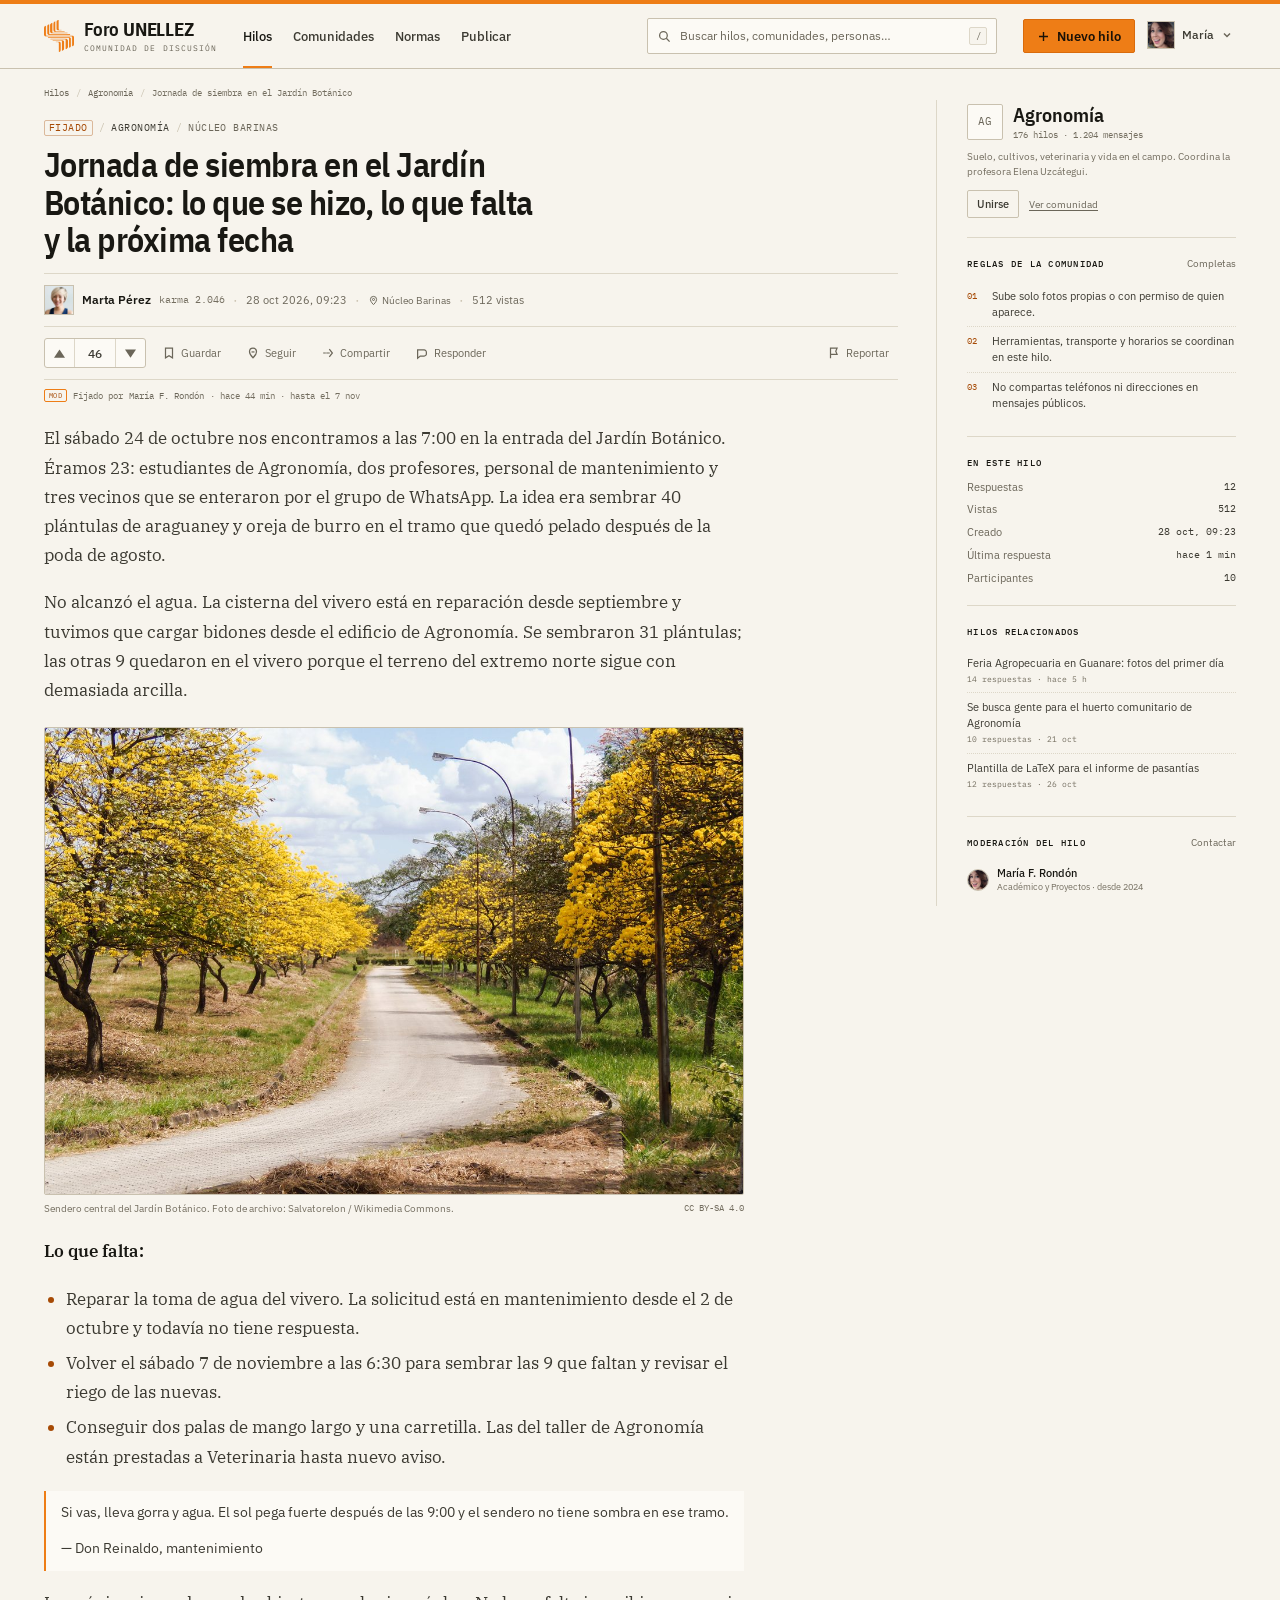
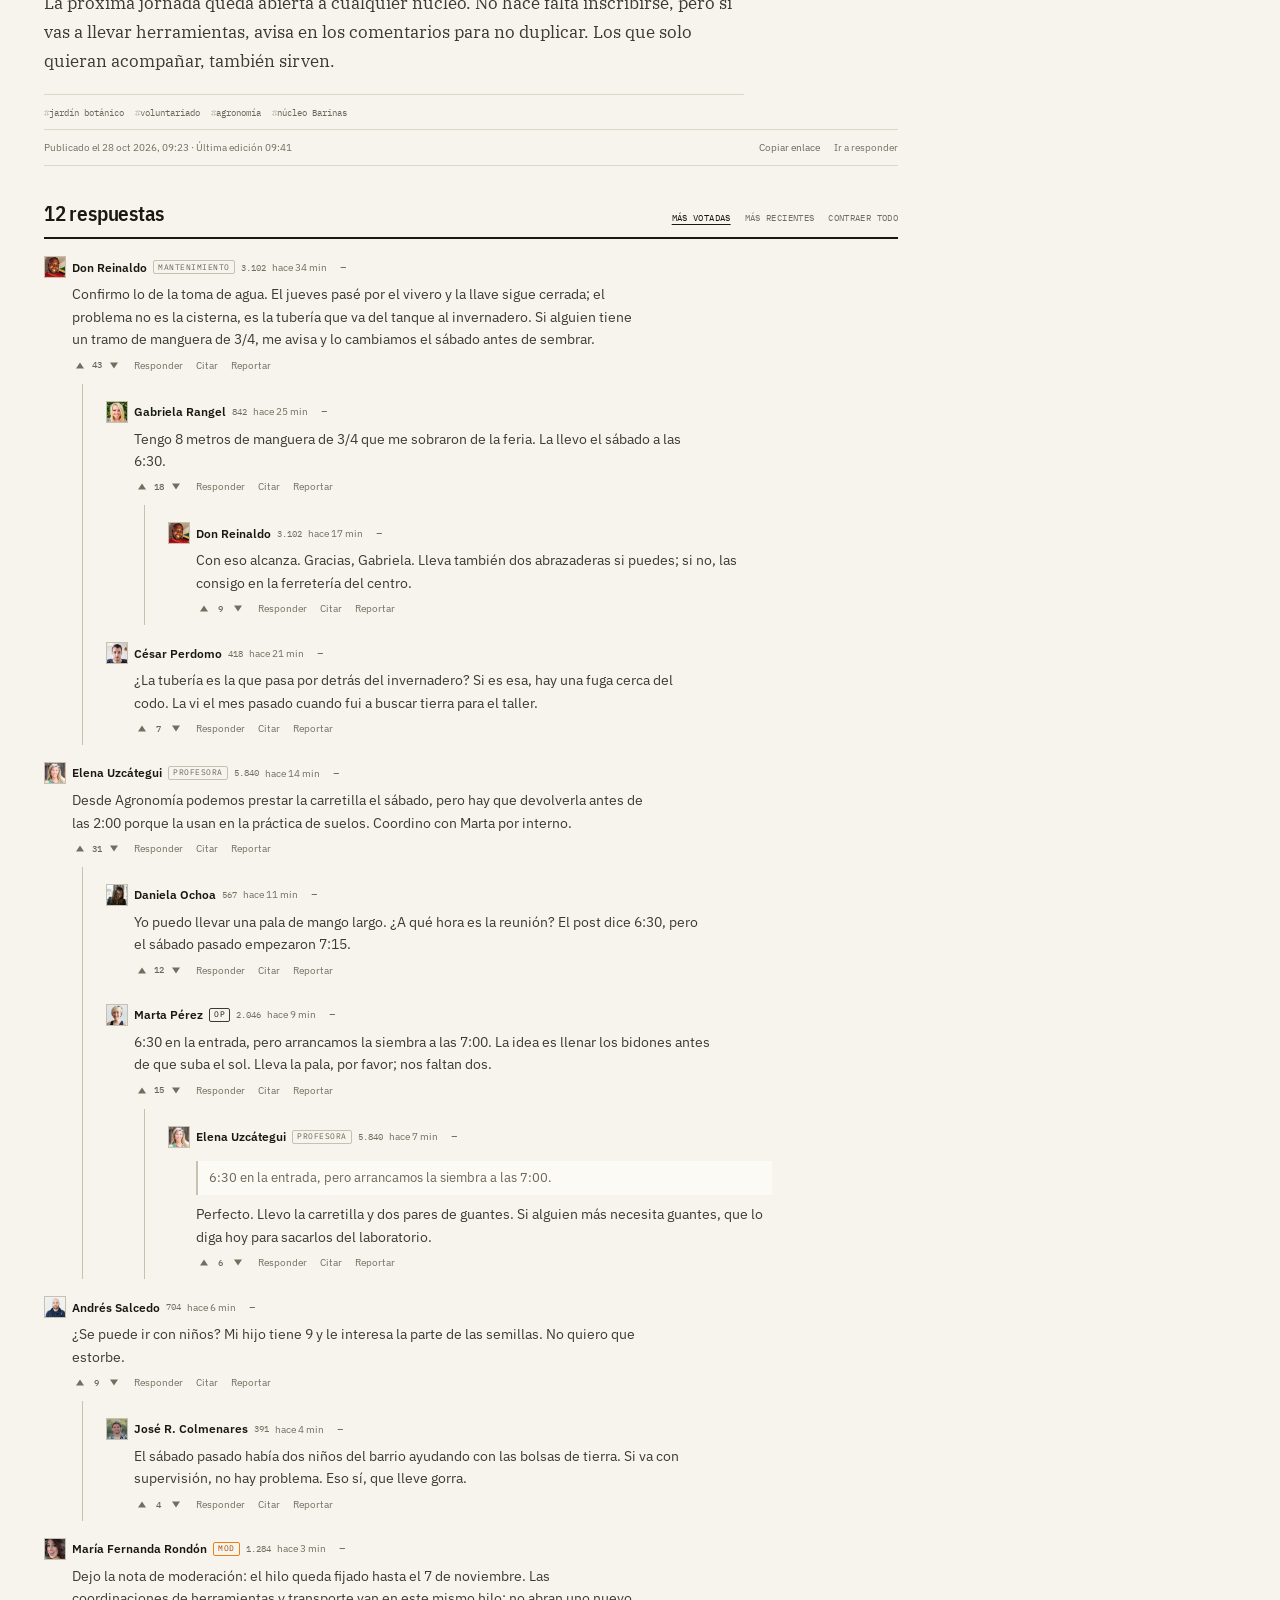
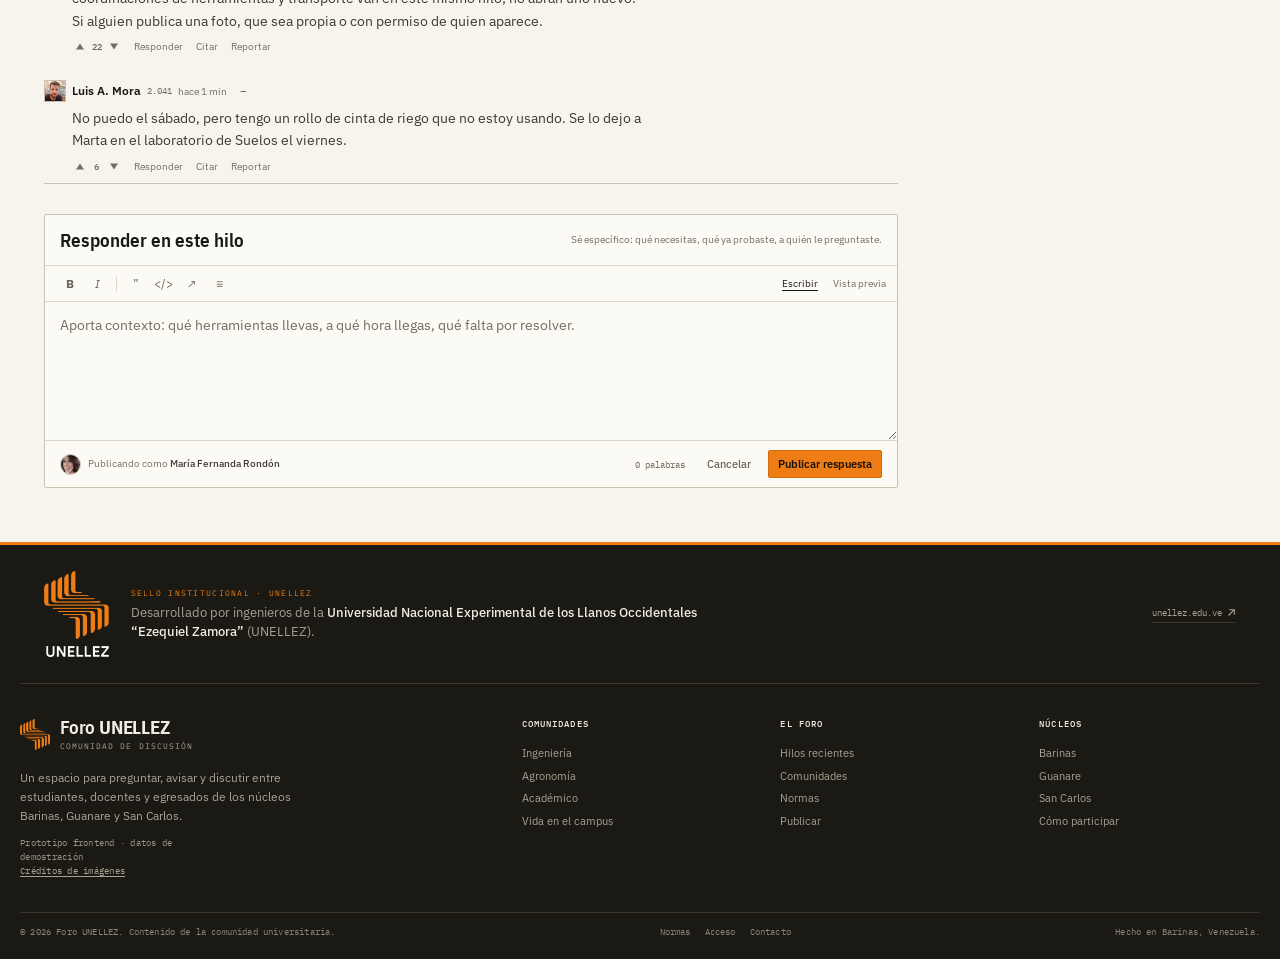
<file: thread.html>
<!DOCTYPE html>
<html lang="es">
<head>
  <meta charset="utf-8">
  <meta name="viewport" content="width=device-width, initial-scale=1">
  <title>Jornada de siembra en el Jardín Botánico — Foro UNELLEZ</title>
  <meta name="description" content="Crónica y pendientes de la jornada de siembra en el Jardín Botánico de la UNELLEZ, núcleo Barinas. 12 respuestas de la comunidad.">
  <meta name="theme-color" content="#EE7D16">
  <link rel="icon" href="assets/logo/favicon.png" type="image/png">
  <link rel="preconnect" href="https://fonts.googleapis.com">
  <link rel="preconnect" href="https://fonts.gstatic.com" crossorigin>
  <link href="https://fonts.googleapis.com/css2?family=IBM+Plex+Mono:wght@400;500&family=IBM+Plex+Sans+Condensed:wght@400;500;600;700&family=IBM+Plex+Sans:wght@400;500;600&family=IBM+Plex+Serif:ital,wght@0,400;0,500;1,400&display=swap" rel="stylesheet">
  <link rel="stylesheet" href="assets/css/tailwind.css">
  <link rel="stylesheet" href="assets/css/foro.css">
</head>
<body>
  <a class="skip-link" href="#contenido">Saltar al contenido</a>

  <div class="top-rule" aria-hidden="true"></div>
  <header class="site-header">
    <div class="shell mx-auto w-full header-inner flex items-center">
      <a class="brand" href="index.html" aria-label="Foro UNELLEZ, ir al inicio">
        <img class="brand-mark" src="assets/logo/logo-mark.png" alt="" width="30" height="32">
        <span class="brand-text">
          <span class="brand-name">Foro <b>UNELLEZ</b></span>
          <span class="brand-sub">Comunidad de discusión</span>
        </span>
      </a>

      <nav class="header-nav" aria-label="Navegación principal">
        <a class="is-active" href="index.html" aria-current="page">Hilos</a>
        <a href="index.html#comunidades">Comunidades</a>
        <a href="index.html#reglas">Normas</a>
        <a href="nuevo-hilo.html">Publicar</a>
      </nav>

      <form class="header-search" role="search" action="buscar.php" method="get">
        <svg viewBox="0 0 20 20" fill="none" stroke="currentColor" stroke-width="1.7" aria-hidden="true"><circle cx="8.6" cy="8.6" r="5.1"/><path d="m12.4 12.4 4.4 4.4"/></svg>
        <label class="sr-only" for="buscar">Buscar en el foro</label>
        <input id="buscar" name="q" type="search" placeholder="Buscar hilos, comunidades, personas…" autocomplete="off" enterkeyhint="search">
        <kbd aria-hidden="true">/</kbd>
      </form>

      <div class="header-actions flex items-center">
        <a class="btn btn-primary btn-new" href="nuevo-hilo.html">
          <svg viewBox="0 0 16 16" fill="none" stroke="currentColor" stroke-width="1.7" aria-hidden="true"><path d="M8 2.5v11M2.5 8h11"/></svg>
          <span>Nuevo hilo</span>
        </a>

        <div class="user-menu" data-user-menu>
          <button class="user-trigger" type="button" data-user-trigger aria-expanded="false" aria-controls="menu-usuario">
            <img class="avatar" src="assets/img/avatares/w33.jpg" alt="" width="28" height="28">
            <span class="user-name">María</span>
            <svg class="chev" viewBox="0 0 12 12" fill="none" stroke="currentColor" stroke-width="1.5" aria-hidden="true"><path d="m3 4.5 3 3 3-3"/></svg>
            <span class="sr-only">Abrir menú de cuenta</span>
          </button>
          <div class="user-panel" id="menu-usuario" hidden>
            <div class="user-panel-head">
              <img src="assets/img/avatares/w33.jpg" alt="" width="34" height="34">
              <div>
                <strong>María Fernanda Rondón</strong>
                <span>@mf.rondon · karma 1.284</span>
              </div>
            </div>
            <div class="user-panel-links">
              <a href="profile.html">Mi perfil <span>↗</span></a>
              <a href="profile.html#hilos">Mis hilos <span>37</span></a>
              <a href="profile.html#respuestas">Mis respuestas <span>111</span></a>
              <a href="nuevo-hilo.html">Nuevo hilo <span>+</span></a>
            </div>
            <div class="user-panel-out">
              <form action="procesar.php" method="post" data-demo>
                <input type="hidden" name="accion" value="cerrar_sesion">
                <input type="hidden" name="csrf_token" value="demo-csrf-unellez">
                <button type="submit">
                  <svg viewBox="0 0 16 16" width="14" height="14" fill="none" stroke="currentColor" stroke-width="1.4" aria-hidden="true"><path d="M6 3H3.5v10H6M10 5l3 3-3 3M13 8H6"/></svg>
                  Cerrar sesión
                </button>
              </form>
            </div>
          </div>
        </div>

        <button class="icon-btn sidebar-toggle" type="button" data-sidebar-open aria-controls="sidebar" aria-expanded="false" aria-label="Abrir información del hilo">
          <svg viewBox="0 0 20 20" fill="none" stroke="currentColor" stroke-width="1.7" aria-hidden="true"><path d="M3 5h14M3 10h14M3 15h14"/></svg>
        </button>
      </div>
    </div>
  </header>

  <div class="drawer-overlay" data-sidebar-overlay hidden></div>

  <main id="contenido">
    <div class="shell mx-auto w-full">
      <nav class="breadcrumb" aria-label="Migas de pan">
        <a href="index.html">Hilos</a><span class="crumb-sep">/</span>
        <a href="index.html#comunidades">Agronomía</a><span class="crumb-sep">/</span>
        <span aria-current="page">Jornada de siembra en el Jardín Botánico</span>
      </nav>

      <div class="page-grid grid">
        <div class="page-main min-w-0">
          <article>
            <header class="thread-head">
              <p class="thread-kicker">
                <span class="thread-flag">Fijado</span><span class="kicker-sep">/</span>
                <a class="thread-community" href="index.html#comunidades">Agronomía</a><span class="kicker-sep">/</span>
                <span>Núcleo Barinas</span>
              </p>
              <h1 class="thread-title-lg">Jornada de siembra en el Jardín Botánico: lo que se hizo, lo que falta y la próxima fecha</h1>

              <div class="thread-byline">
                <img class="avatar" src="assets/img/avatares/w44.jpg" alt="" width="30" height="30">
                <a class="byline-name" href="profile.html">Marta Pérez</a>
                <span class="byline-karma" title="Karma del autor">karma 2.046</span>
                <span class="byline-sep">·</span>
                <time class="byline-meta" datetime="2026-10-28T09:23:00-04:00">28 oct 2026, 09:23</time>
                <span class="byline-sep">·</span>
                <span class="byline-location">
                  <svg viewBox="0 0 16 16" fill="none" stroke="currentColor" stroke-width="1.4" aria-hidden="true"><path d="M8 14s4.5-4.2 4.5-7.5a4.5 4.5 0 1 0-9 0C3.5 9.8 8 14 8 14Z"/><circle cx="8" cy="6.5" r="1.5"/></svg>
                  Núcleo Barinas
                </span>
                <span class="byline-sep">·</span>
                <span class="byline-meta">512 vistas</span>
              </div>

              <div class="thread-actions flex flex-wrap items-center">
                <div class="action-vote js-vote-group" data-vote-key="hilo-1042" data-vote-base="46" aria-label="Votación del hilo">
                  <button class="vote-up" type="button" data-vote="up" aria-label="Votar a favor" aria-pressed="false"><svg viewBox="0 0 12 9" aria-hidden="true"><path d="M6 0 12 9H0z"/></svg></button>
                  <span class="count" data-vote-count aria-live="polite">46</span>
                  <button class="vote-down" type="button" data-vote="down" aria-label="Votar en contra" aria-pressed="false"><svg viewBox="0 0 12 9" aria-hidden="true"><path d="M6 9 0 0h12z"/></svg></button>
                </div>
                <button class="action-btn" type="button" data-save aria-pressed="false" aria-label="Guardar hilo">
                  <svg viewBox="0 0 16 16" fill="none" stroke="currentColor" stroke-width="1.4" aria-hidden="true"><path d="M4 2.5h8v11L8 11l-4 2.5z"/></svg>
                  <span data-save-label>Guardar</span>
                </button>
                <button class="action-btn" type="button" data-follow aria-pressed="false" aria-label="Seguir hilo">
                  <svg viewBox="0 0 16 16" fill="none" stroke="currentColor" stroke-width="1.4" aria-hidden="true"><path d="M8 2.5c2.6 0 4 2.1 4 4.2 0 3-4 6.8-4 6.8s-4-3.8-4-6.8c0-2.1 1.4-4.2 4-4.2Z"/><path d="M6.3 6.8h3.4"/></svg>
                  <span data-follow-label>Seguir</span>
                </button>
                <button class="action-btn" type="button" data-share aria-label="Compartir hilo">
                  <svg viewBox="0 0 16 16" fill="none" stroke="currentColor" stroke-width="1.4" aria-hidden="true"><path d="M6 8h4M9.5 3.5 13 8l-3.5 4.5M2.5 8h3"/></svg>
                  <span>Compartir</span>
                </button>
                <a class="action-btn" href="#responder" aria-label="Ir al formulario de respuesta">
                  <svg viewBox="0 0 16 16" fill="none" stroke="currentColor" stroke-width="1.4" aria-hidden="true"><path d="M3 4.5h7.5A2.5 2.5 0 0 1 13 7v2a2.5 2.5 0 0 1-2.5 2.5H6L3 14z"/></svg>
                  <span>Responder</span>
                </a>
                <span class="action-spacer"></span>
                <button class="action-btn" type="button" data-report data-report-type="hilo" data-report-id="1042" aria-label="Reportar hilo">
                  <svg viewBox="0 0 16 16" fill="none" stroke="currentColor" stroke-width="1.4" aria-hidden="true"><path d="M4 14V2.5h7.5L10 6l1.5 3.5H4"/></svg>
                  <span>Reportar</span>
                </button>
              </div>

              <p class="thread-modnote">
                <span class="badge badge-mod">Mod</span>
                Fijado por <a href="profile.html">María F. Rondón</a> · hace 44 min · hasta el 7 nov
              </p>
            </header>

            <div class="thread-content">
              <p>El sábado 24 de octubre nos encontramos a las 7:00 en la entrada del Jardín Botánico. Éramos 23: estudiantes de Agronomía, dos profesores, personal de mantenimiento y tres vecinos que se enteraron por el grupo de WhatsApp. La idea era sembrar 40 plántulas de araguaney y oreja de burro en el tramo que quedó pelado después de la poda de agosto.</p>
              <p>No alcanzó el agua. La cisterna del vivero está en reparación desde septiembre y tuvimos que cargar bidones desde el edificio de Agronomía. Se sembraron 31 plántulas; las otras 9 quedaron en el vivero porque el terreno del extremo norte sigue con demasiada arcilla.</p>

              <figure class="thread-figure">
                <img src="assets/img/foro/jardin-botanico.jpg" alt="Sendero central del Jardín Botánico de la UNELLEZ, bordeado de árboles con flores amarillas" width="1200" height="800" loading="eager">
                <figcaption>
                  <span>Sendero central del Jardín Botánico. Foto de archivo: Salvatorelon / Wikimedia Commons.</span>
                  <span class="fig-source">CC BY-SA 4.0</span>
                </figcaption>
              </figure>

              <p><strong>Lo que falta:</strong></p>
              <ul>
                <li>Reparar la toma de agua del vivero. La solicitud está en mantenimiento desde el 2 de octubre y todavía no tiene respuesta.</li>
                <li>Volver el sábado 7 de noviembre a las 6:30 para sembrar las 9 que faltan y revisar el riego de las nuevas.</li>
                <li>Conseguir dos palas de mango largo y una carretilla. Las del taller de Agronomía están prestadas a Veterinaria hasta nuevo aviso.</li>
              </ul>

              <blockquote>
                <p>Si vas, lleva gorra y agua. El sol pega fuerte después de las 9:00 y el sendero no tiene sombra en ese tramo.</p>
                <p>— Don Reinaldo, mantenimiento</p>
              </blockquote>

              <p>La próxima jornada queda abierta a cualquier núcleo. No hace falta inscribirse, pero si vas a llevar herramientas, avisa en los comentarios para no duplicar. Los que solo quieran acompañar, también sirven.</p>

              <div class="thread-tagline">
                <span>jardín botánico</span>
                <span>voluntariado</span>
                <span>agronomía</span>
                <span>núcleo Barinas</span>
              </div>
            </div>

            <div class="thread-endline">
              <span>Publicado el 28 oct 2026, 09:23 · Última edición 09:41</span>
              <span class="endline-actions">
                <button type="button" data-share>Copiar enlace</button>
                <a href="#responder">Ir a responder</a>
              </span>
            </div>
          </article>

          <section class="comments" id="respuestas" aria-labelledby="respuestas-titulo">
            <div class="comments-head flex flex-wrap items-baseline justify-between">
              <h2 id="respuestas-titulo">12 respuestas</h2>
              <div class="comments-tools">
                <div class="comments-sort" aria-label="Ordenar respuestas">
                  <button class="is-active" type="button" data-comment-sort="top" aria-pressed="true">Más votadas</button>
                  <button type="button" data-comment-sort="recent" aria-pressed="false">Más recientes</button>
                </div>
                <button class="collapse-all" type="button" data-collapse-all>Contraer todo</button>
              </div>
            </div>

            <div class="comment-tree" data-comment-tree>
              <!-- 01 -->
              <article class="comment" id="c-1" data-comment data-depth="1" data-votes="43" data-created="2026-10-28T09:35:00-04:00">
                <header class="comment-head">
                  <img class="avatar" src="assets/img/avatares/m54.jpg" alt="" width="22" height="22">
                  <a class="comment-author" href="profile.html">Don Reinaldo</a>
                  <span class="badge">Mantenimiento</span>
                  <span class="comment-karma">3.102</span>
                  <time class="comment-time" datetime="2026-10-28T09:35:00-04:00">hace 34 min</time>
                  <button class="comment-collapse" type="button" data-collapse aria-expanded="true" aria-label="Contraer respuesta">−</button>
                </header>
                <div class="comment-body">
                  <div class="comment-text">
                    <p>Confirmo lo de la toma de agua. El jueves pasé por el vivero y la llave sigue cerrada; el problema no es la cisterna, es la tubería que va del tanque al invernadero. Si alguien tiene un tramo de manguera de 3/4, me avisa y lo cambiamos el sábado antes de sembrar.</p>
                  </div>
                  <div class="comment-actions">
                    <div class="vote-mini js-vote-group" data-vote-key="comentario-1042-1" data-vote-base="43" aria-label="Votación de la respuesta">
                      <button class="vote-btn vote-up" type="button" data-vote="up" aria-label="Votar a favor" aria-pressed="false"><svg viewBox="0 0 12 9" aria-hidden="true"><path d="M6 0 12 9H0z"/></svg></button>
                      <span class="vote-count" data-vote-count aria-live="polite">43</span>
                      <button class="vote-btn vote-down" type="button" data-vote="down" aria-label="Votar en contra" aria-pressed="false"><svg viewBox="0 0 12 9" aria-hidden="true"><path d="M6 9 0 0h12z"/></svg></button>
                    </div>
                    <button type="button" data-reply-to="c-1" data-reply-name="Don Reinaldo">Responder</button>
                    <button type="button" data-quote>Citar</button>
                    <button type="button" data-report data-report-type="comentario" data-report-id="1042-c1">Reportar</button>
                  </div>

                  <div class="comment-children">
                    <!-- 01.01 -->
                    <article class="comment" id="c-2" data-comment data-depth="2" data-votes="18" data-created="2026-10-28T09:44:00-04:00">
                      <header class="comment-head">
                        <img class="avatar" src="assets/img/avatares/w68.jpg" alt="" width="22" height="22">
                        <a class="comment-author" href="profile.html">Gabriela Rangel</a>
                        <span class="comment-karma">842</span>
                        <time class="comment-time" datetime="2026-10-28T09:44:00-04:00">hace 25 min</time>
                        <button class="comment-collapse" type="button" data-collapse aria-expanded="true" aria-label="Contraer respuesta">−</button>
                      </header>
                      <div class="comment-body">
                        <div class="comment-text">
                          <p>Tengo 8 metros de manguera de 3/4 que me sobraron de la feria. La llevo el sábado a las 6:30.</p>
                        </div>
                        <div class="comment-actions">
                          <div class="vote-mini js-vote-group" data-vote-key="comentario-1042-2" data-vote-base="18" aria-label="Votación de la respuesta">
                            <button class="vote-btn vote-up" type="button" data-vote="up" aria-label="Votar a favor" aria-pressed="false"><svg viewBox="0 0 12 9" aria-hidden="true"><path d="M6 0 12 9H0z"/></svg></button>
                            <span class="vote-count" data-vote-count aria-live="polite">18</span>
                            <button class="vote-btn vote-down" type="button" data-vote="down" aria-label="Votar en contra" aria-pressed="false"><svg viewBox="0 0 12 9" aria-hidden="true"><path d="M6 9 0 0h12z"/></svg></button>
                          </div>
                          <button type="button" data-reply-to="c-2" data-reply-name="Gabriela Rangel">Responder</button>
                          <button type="button" data-quote>Citar</button>
                          <button type="button" data-report data-report-type="comentario" data-report-id="1042-c2">Reportar</button>
                        </div>

                        <div class="comment-children">
                          <!-- 01.01.01 -->
                          <article class="comment" id="c-3" data-comment data-depth="3" data-votes="9" data-created="2026-10-28T09:52:00-04:00">
                            <header class="comment-head">
                              <img class="avatar" src="assets/img/avatares/m54.jpg" alt="" width="22" height="22">
                              <a class="comment-author" href="profile.html">Don Reinaldo</a>
                              <span class="comment-karma">3.102</span>
                              <time class="comment-time" datetime="2026-10-28T09:52:00-04:00">hace 17 min</time>
                              <button class="comment-collapse" type="button" data-collapse aria-expanded="true" aria-label="Contraer respuesta">−</button>
                            </header>
                            <div class="comment-body">
                              <div class="comment-text">
                                <p>Con eso alcanza. Gracias, Gabriela. Lleva también dos abrazaderas si puedes; si no, las consigo en la ferretería del centro.</p>
                              </div>
                              <div class="comment-actions">
                                <div class="vote-mini js-vote-group" data-vote-key="comentario-1042-3" data-vote-base="9" aria-label="Votación de la respuesta">
                                  <button class="vote-btn vote-up" type="button" data-vote="up" aria-label="Votar a favor" aria-pressed="false"><svg viewBox="0 0 12 9" aria-hidden="true"><path d="M6 0 12 9H0z"/></svg></button>
                                  <span class="vote-count" data-vote-count aria-live="polite">9</span>
                                  <button class="vote-btn vote-down" type="button" data-vote="down" aria-label="Votar en contra" aria-pressed="false"><svg viewBox="0 0 12 9" aria-hidden="true"><path d="M6 9 0 0h12z"/></svg></button>
                                </div>
                                <button type="button" data-reply-to="c-3" data-reply-name="Don Reinaldo">Responder</button>
                                <button type="button" data-quote>Citar</button>
                                <button type="button" data-report data-report-type="comentario" data-report-id="1042-c3">Reportar</button>
                              </div>
                            </div>
                          </article>
                        </div>
                      </div>
                    </article>

                    <!-- 01.02 -->
                    <article class="comment" id="c-4" data-comment data-depth="2" data-votes="7" data-created="2026-10-28T09:48:00-04:00">
                      <header class="comment-head">
                        <img class="avatar" src="assets/img/avatares/m46.jpg" alt="" width="22" height="22">
                        <a class="comment-author" href="profile.html">César Perdomo</a>
                        <span class="comment-karma">418</span>
                        <time class="comment-time" datetime="2026-10-28T09:48:00-04:00">hace 21 min</time>
                        <button class="comment-collapse" type="button" data-collapse aria-expanded="true" aria-label="Contraer respuesta">−</button>
                      </header>
                      <div class="comment-body">
                        <div class="comment-text">
                          <p>¿La tubería es la que pasa por detrás del invernadero? Si es esa, hay una fuga cerca del codo. La vi el mes pasado cuando fui a buscar tierra para el taller.</p>
                        </div>
                        <div class="comment-actions">
                          <div class="vote-mini js-vote-group" data-vote-key="comentario-1042-4" data-vote-base="7" aria-label="Votación de la respuesta">
                            <button class="vote-btn vote-up" type="button" data-vote="up" aria-label="Votar a favor" aria-pressed="false"><svg viewBox="0 0 12 9" aria-hidden="true"><path d="M6 0 12 9H0z"/></svg></button>
                            <span class="vote-count" data-vote-count aria-live="polite">7</span>
                            <button class="vote-btn vote-down" type="button" data-vote="down" aria-label="Votar en contra" aria-pressed="false"><svg viewBox="0 0 12 9" aria-hidden="true"><path d="M6 9 0 0h12z"/></svg></button>
                          </div>
                          <button type="button" data-reply-to="c-4" data-reply-name="César Perdomo">Responder</button>
                          <button type="button" data-quote>Citar</button>
                          <button type="button" data-report data-report-type="comentario" data-report-id="1042-c4">Reportar</button>
                        </div>
                      </div>
                    </article>
                  </div>
                </div>
              </article>

              <!-- 02 -->
              <article class="comment" id="c-5" data-comment data-depth="1" data-votes="31" data-created="2026-10-28T09:55:00-04:00">
                <header class="comment-head">
                  <img class="avatar" src="assets/img/avatares/w65.jpg" alt="" width="22" height="22">
                  <a class="comment-author" href="profile.html">Elena Uzcátegui</a>
                  <span class="badge">Profesora</span>
                  <span class="comment-karma">5.840</span>
                  <time class="comment-time" datetime="2026-10-28T09:55:00-04:00">hace 14 min</time>
                  <button class="comment-collapse" type="button" data-collapse aria-expanded="true" aria-label="Contraer respuesta">−</button>
                </header>
                <div class="comment-body">
                  <div class="comment-text">
                    <p>Desde Agronomía podemos prestar la carretilla el sábado, pero hay que devolverla antes de las 2:00 porque la usan en la práctica de suelos. Coordino con Marta por interno.</p>
                  </div>
                  <div class="comment-actions">
                    <div class="vote-mini js-vote-group" data-vote-key="comentario-1042-5" data-vote-base="31" aria-label="Votación de la respuesta">
                      <button class="vote-btn vote-up" type="button" data-vote="up" aria-label="Votar a favor" aria-pressed="false"><svg viewBox="0 0 12 9" aria-hidden="true"><path d="M6 0 12 9H0z"/></svg></button>
                      <span class="vote-count" data-vote-count aria-live="polite">31</span>
                      <button class="vote-btn vote-down" type="button" data-vote="down" aria-label="Votar en contra" aria-pressed="false"><svg viewBox="0 0 12 9" aria-hidden="true"><path d="M6 9 0 0h12z"/></svg></button>
                    </div>
                    <button type="button" data-reply-to="c-5" data-reply-name="Elena Uzcátegui">Responder</button>
                    <button type="button" data-quote>Citar</button>
                    <button type="button" data-report data-report-type="comentario" data-report-id="1042-c5">Reportar</button>
                  </div>

                  <div class="comment-children">
                    <!-- 02.01 -->
                    <article class="comment" id="c-6" data-comment data-depth="2" data-votes="12" data-created="2026-10-28T09:58:00-04:00">
                      <header class="comment-head">
                        <img class="avatar" src="assets/img/avatares/w12.jpg" alt="" width="22" height="22">
                        <a class="comment-author" href="profile.html">Daniela Ochoa</a>
                        <span class="comment-karma">567</span>
                        <time class="comment-time" datetime="2026-10-28T09:58:00-04:00">hace 11 min</time>
                        <button class="comment-collapse" type="button" data-collapse aria-expanded="true" aria-label="Contraer respuesta">−</button>
                      </header>
                      <div class="comment-body">
                        <div class="comment-text">
                          <p>Yo puedo llevar una pala de mango largo. ¿A qué hora es la reunión? El post dice 6:30, pero el sábado pasado empezaron 7:15.</p>
                        </div>
                        <div class="comment-actions">
                          <div class="vote-mini js-vote-group" data-vote-key="comentario-1042-6" data-vote-base="12" aria-label="Votación de la respuesta">
                            <button class="vote-btn vote-up" type="button" data-vote="up" aria-label="Votar a favor" aria-pressed="false"><svg viewBox="0 0 12 9" aria-hidden="true"><path d="M6 0 12 9H0z"/></svg></button>
                            <span class="vote-count" data-vote-count aria-live="polite">12</span>
                            <button class="vote-btn vote-down" type="button" data-vote="down" aria-label="Votar en contra" aria-pressed="false"><svg viewBox="0 0 12 9" aria-hidden="true"><path d="M6 9 0 0h12z"/></svg></button>
                          </div>
                          <button type="button" data-reply-to="c-6" data-reply-name="Daniela Ochoa">Responder</button>
                          <button type="button" data-quote>Citar</button>
                          <button type="button" data-report data-report-type="comentario" data-report-id="1042-c6">Reportar</button>
                        </div>
                      </div>
                    </article>

                    <!-- 02.02 -->
                    <article class="comment" id="c-7" data-comment data-depth="2" data-votes="15" data-created="2026-10-28T10:00:00-04:00">
                      <header class="comment-head">
                        <img class="avatar" src="assets/img/avatares/w44.jpg" alt="" width="22" height="22">
                        <a class="comment-author" href="profile.html">Marta Pérez</a>
                        <span class="badge badge-op">OP</span>
                        <span class="comment-karma">2.046</span>
                        <time class="comment-time" datetime="2026-10-28T10:00:00-04:00">hace 9 min</time>
                        <button class="comment-collapse" type="button" data-collapse aria-expanded="true" aria-label="Contraer respuesta">−</button>
                      </header>
                      <div class="comment-body">
                        <div class="comment-text">
                          <p>6:30 en la entrada, pero arrancamos la siembra a las 7:00. La idea es llenar los bidones antes de que suba el sol. Lleva la pala, por favor; nos faltan dos.</p>
                        </div>
                        <div class="comment-actions">
                          <div class="vote-mini js-vote-group" data-vote-key="comentario-1042-7" data-vote-base="15" aria-label="Votación de la respuesta">
                            <button class="vote-btn vote-up" type="button" data-vote="up" aria-label="Votar a favor" aria-pressed="false"><svg viewBox="0 0 12 9" aria-hidden="true"><path d="M6 0 12 9H0z"/></svg></button>
                            <span class="vote-count" data-vote-count aria-live="polite">15</span>
                            <button class="vote-btn vote-down" type="button" data-vote="down" aria-label="Votar en contra" aria-pressed="false"><svg viewBox="0 0 12 9" aria-hidden="true"><path d="M6 9 0 0h12z"/></svg></button>
                          </div>
                          <button type="button" data-reply-to="c-7" data-reply-name="Marta Pérez">Responder</button>
                          <button type="button" data-quote>Citar</button>
                          <button type="button" data-report data-report-type="comentario" data-report-id="1042-c7">Reportar</button>
                        </div>

                        <div class="comment-children">
                          <!-- 02.02.01 -->
                          <article class="comment" id="c-8" data-comment data-depth="3" data-votes="6" data-created="2026-10-28T10:02:00-04:00">
                            <header class="comment-head">
                              <img class="avatar" src="assets/img/avatares/w65.jpg" alt="" width="22" height="22">
                              <a class="comment-author" href="profile.html">Elena Uzcátegui</a>
                              <span class="badge">Profesora</span>
                              <span class="comment-karma">5.840</span>
                              <time class="comment-time" datetime="2026-10-28T10:02:00-04:00">hace 7 min</time>
                              <button class="comment-collapse" type="button" data-collapse aria-expanded="true" aria-label="Contraer respuesta">−</button>
                            </header>
                            <div class="comment-body">
                              <div class="comment-text">
                                <blockquote>6:30 en la entrada, pero arrancamos la siembra a las 7:00.</blockquote>
                                <p>Perfecto. Llevo la carretilla y dos pares de guantes. Si alguien más necesita guantes, que lo diga hoy para sacarlos del laboratorio.</p>
                              </div>
                              <div class="comment-actions">
                                <div class="vote-mini js-vote-group" data-vote-key="comentario-1042-8" data-vote-base="6" aria-label="Votación de la respuesta">
                                  <button class="vote-btn vote-up" type="button" data-vote="up" aria-label="Votar a favor" aria-pressed="false"><svg viewBox="0 0 12 9" aria-hidden="true"><path d="M6 0 12 9H0z"/></svg></button>
                                  <span class="vote-count" data-vote-count aria-live="polite">6</span>
                                  <button class="vote-btn vote-down" type="button" data-vote="down" aria-label="Votar en contra" aria-pressed="false"><svg viewBox="0 0 12 9" aria-hidden="true"><path d="M6 9 0 0h12z"/></svg></button>
                                </div>
                                <button type="button" data-reply-to="c-8" data-reply-name="Elena Uzcátegui">Responder</button>
                                <button type="button" data-quote>Citar</button>
                                <button type="button" data-report data-report-type="comentario" data-report-id="1042-c8">Reportar</button>
                              </div>
                            </div>
                          </article>
                        </div>
                      </div>
                    </article>
                  </div>
                </div>
              </article>

              <!-- 03 -->
              <article class="comment" id="c-9" data-comment data-depth="1" data-votes="9" data-created="2026-10-28T10:03:00-04:00">
                <header class="comment-head">
                  <img class="avatar" src="assets/img/avatares/m75.jpg" alt="" width="22" height="22">
                  <a class="comment-author" href="profile.html">Andrés Salcedo</a>
                  <span class="comment-karma">704</span>
                  <time class="comment-time" datetime="2026-10-28T10:03:00-04:00">hace 6 min</time>
                  <button class="comment-collapse" type="button" data-collapse aria-expanded="true" aria-label="Contraer respuesta">−</button>
                </header>
                <div class="comment-body">
                  <div class="comment-text">
                    <p>¿Se puede ir con niños? Mi hijo tiene 9 y le interesa la parte de las semillas. No quiero que estorbe.</p>
                  </div>
                  <div class="comment-actions">
                    <div class="vote-mini js-vote-group" data-vote-key="comentario-1042-9" data-vote-base="9" aria-label="Votación de la respuesta">
                      <button class="vote-btn vote-up" type="button" data-vote="up" aria-label="Votar a favor" aria-pressed="false"><svg viewBox="0 0 12 9" aria-hidden="true"><path d="M6 0 12 9H0z"/></svg></button>
                      <span class="vote-count" data-vote-count aria-live="polite">9</span>
                      <button class="vote-btn vote-down" type="button" data-vote="down" aria-label="Votar en contra" aria-pressed="false"><svg viewBox="0 0 12 9" aria-hidden="true"><path d="M6 9 0 0h12z"/></svg></button>
                    </div>
                    <button type="button" data-reply-to="c-9" data-reply-name="Andrés Salcedo">Responder</button>
                    <button type="button" data-quote>Citar</button>
                    <button type="button" data-report data-report-type="comentario" data-report-id="1042-c9">Reportar</button>
                  </div>

                  <div class="comment-children">
                    <!-- 03.01 -->
                    <article class="comment" id="c-10" data-comment data-depth="2" data-votes="4" data-created="2026-10-28T10:05:00-04:00">
                      <header class="comment-head">
                        <img class="avatar" src="assets/img/avatares/m22.jpg" alt="" width="22" height="22">
                        <a class="comment-author" href="profile.html">José R. Colmenares</a>
                        <span class="comment-karma">391</span>
                        <time class="comment-time" datetime="2026-10-28T10:05:00-04:00">hace 4 min</time>
                        <button class="comment-collapse" type="button" data-collapse aria-expanded="true" aria-label="Contraer respuesta">−</button>
                      </header>
                      <div class="comment-body">
                        <div class="comment-text">
                          <p>El sábado pasado había dos niños del barrio ayudando con las bolsas de tierra. Si va con supervisión, no hay problema. Eso sí, que lleve gorra.</p>
                        </div>
                        <div class="comment-actions">
                          <div class="vote-mini js-vote-group" data-vote-key="comentario-1042-10" data-vote-base="4" aria-label="Votación de la respuesta">
                            <button class="vote-btn vote-up" type="button" data-vote="up" aria-label="Votar a favor" aria-pressed="false"><svg viewBox="0 0 12 9" aria-hidden="true"><path d="M6 0 12 9H0z"/></svg></button>
                            <span class="vote-count" data-vote-count aria-live="polite">4</span>
                            <button class="vote-btn vote-down" type="button" data-vote="down" aria-label="Votar en contra" aria-pressed="false"><svg viewBox="0 0 12 9" aria-hidden="true"><path d="M6 9 0 0h12z"/></svg></button>
                          </div>
                          <button type="button" data-reply-to="c-10" data-reply-name="José R. Colmenares">Responder</button>
                          <button type="button" data-quote>Citar</button>
                          <button type="button" data-report data-report-type="comentario" data-report-id="1042-c10">Reportar</button>
                        </div>
                      </div>
                    </article>
                  </div>
                </div>
              </article>

              <!-- 04 -->
              <article class="comment" id="c-11" data-comment data-depth="1" data-votes="22" data-created="2026-10-28T10:06:00-04:00">
                <header class="comment-head">
                  <img class="avatar" src="assets/img/avatares/w33.jpg" alt="" width="22" height="22">
                  <a class="comment-author" href="profile.html">María Fernanda Rondón</a>
                  <span class="badge badge-mod">MOD</span>
                  <span class="comment-karma">1.284</span>
                  <time class="comment-time" datetime="2026-10-28T10:06:00-04:00">hace 3 min</time>
                  <button class="comment-collapse" type="button" data-collapse aria-expanded="true" aria-label="Contraer respuesta">−</button>
                </header>
                <div class="comment-body">
                  <div class="comment-text">
                    <p>Dejo la nota de moderación: el hilo queda fijado hasta el 7 de noviembre. Las coordinaciones de herramientas y transporte van en este mismo hilo; no abran uno nuevo. Si alguien publica una foto, que sea propia o con permiso de quien aparece.</p>
                  </div>
                  <div class="comment-actions">
                    <div class="vote-mini js-vote-group" data-vote-key="comentario-1042-11" data-vote-base="22" aria-label="Votación de la respuesta">
                      <button class="vote-btn vote-up" type="button" data-vote="up" aria-label="Votar a favor" aria-pressed="false"><svg viewBox="0 0 12 9" aria-hidden="true"><path d="M6 0 12 9H0z"/></svg></button>
                      <span class="vote-count" data-vote-count aria-live="polite">22</span>
                      <button class="vote-btn vote-down" type="button" data-vote="down" aria-label="Votar en contra" aria-pressed="false"><svg viewBox="0 0 12 9" aria-hidden="true"><path d="M6 9 0 0h12z"/></svg></button>
                    </div>
                    <button type="button" data-reply-to="c-11" data-reply-name="María Fernanda Rondón">Responder</button>
                    <button type="button" data-quote>Citar</button>
                    <button type="button" data-report data-report-type="comentario" data-report-id="1042-c11">Reportar</button>
                  </div>
                </div>
              </article>

              <!-- 05 -->
              <article class="comment" id="c-12" data-comment data-depth="1" data-votes="6" data-created="2026-10-28T10:08:00-04:00">
                <header class="comment-head">
                  <img class="avatar" src="assets/img/avatares/m32.jpg" alt="" width="22" height="22">
                  <a class="comment-author" href="profile.html">Luis A. Mora</a>
                  <span class="comment-karma">2.041</span>
                  <time class="comment-time" datetime="2026-10-28T10:08:00-04:00">hace 1 min</time>
                  <button class="comment-collapse" type="button" data-collapse aria-expanded="true" aria-label="Contraer respuesta">−</button>
                </header>
                <div class="comment-body">
                  <div class="comment-text">
                    <p>No puedo el sábado, pero tengo un rollo de cinta de riego que no estoy usando. Se lo dejo a Marta en el laboratorio de Suelos el viernes.</p>
                  </div>
                  <div class="comment-actions">
                    <div class="vote-mini js-vote-group" data-vote-key="comentario-1042-12" data-vote-base="6" aria-label="Votación de la respuesta">
                      <button class="vote-btn vote-up" type="button" data-vote="up" aria-label="Votar a favor" aria-pressed="false"><svg viewBox="0 0 12 9" aria-hidden="true"><path d="M6 0 12 9H0z"/></svg></button>
                      <span class="vote-count" data-vote-count aria-live="polite">6</span>
                      <button class="vote-btn vote-down" type="button" data-vote="down" aria-label="Votar en contra" aria-pressed="false"><svg viewBox="0 0 12 9" aria-hidden="true"><path d="M6 9 0 0h12z"/></svg></button>
                    </div>
                    <button type="button" data-reply-to="c-12" data-reply-name="Luis A. Mora">Responder</button>
                    <button type="button" data-quote>Citar</button>
                    <button type="button" data-report data-report-type="comentario" data-report-id="1042-c12">Reportar</button>
                  </div>
                </div>
              </article>
            </div>
          </section>

          <!-- Composer -->
          <section class="composer" id="responder" data-composer aria-labelledby="composer-title">
            <div class="composer-head">
              <h2 id="composer-title">Responder en este hilo</h2>
              <p>Sé específico: qué necesitas, qué ya probaste, a quién le preguntaste.</p>
            </div>
            <div class="composer-replyto" data-reply-to-bar>
              Respondiendo a <strong data-reply-to-name>esta respuesta</strong>
              <button type="button" data-cancel-reply>Cancelar</button>
            </div>
            <!-- data-demo: quitar al conectar procesar.php -->
            <form action="procesar.php" method="post" data-validate="respuesta" data-demo novalidate>
              <input type="hidden" name="accion" value="responder">
              <input type="hidden" name="hilo_id" value="1042">
              <input type="hidden" name="padre_id" value="">
              <input type="hidden" name="csrf_token" value="demo-csrf-unellez">

              <div data-editor>
                <div class="composer-toolbar">
                  <button class="md-btn" type="button" data-md="bold" title="Negrita" aria-label="Negrita"><strong>B</strong></button>
                  <button class="md-btn" type="button" data-md="italic" title="Cursiva" aria-label="Cursiva"><em>I</em></button>
                  <span class="md-sep" aria-hidden="true"></span>
                  <button class="md-btn" type="button" data-md="quote" title="Cita" aria-label="Cita">”</button>
                  <button class="md-btn" type="button" data-md="code" title="Código" aria-label="Código">&lt;/&gt;</button>
                  <button class="md-btn" type="button" data-md="link" title="Enlace" aria-label="Enlace">↗</button>
                  <button class="md-btn" type="button" data-md="list" title="Lista" aria-label="Lista">≡</button>
                  <div class="editor-tabs">
                    <button class="editor-tab is-active" type="button" data-editor-tab="write">Escribir</button>
                    <button class="editor-tab" type="button" data-editor-tab="preview">Vista previa</button>
                  </div>
                </div>
                <label class="sr-only" for="respuesta">Tu respuesta</label>
                <textarea id="respuesta" name="contenido" rows="5" required minlength="20" placeholder="Aporta contexto: qué herramientas llevas, a qué hora llegas, qué falta por resolver."></textarea>
                <div class="composer-preview" aria-live="polite"></div>
              </div>
              <p class="field-error" id="error-contenido" data-error-for="contenido"></p>

              <div class="composer-foot flex flex-wrap items-center justify-between">
                <div class="composer-as">
                  <img src="assets/img/avatares/w33.jpg" alt="" width="21" height="21">
                  <span>Publicando como <strong>María Fernanda Rondón</strong></span>
                </div>
                <div class="composer-tools">
                  <span class="composer-counter" data-counter-for="contenido" data-count-mode="words">0 palabras</span>
                  <div class="composer-actions">
                    <button class="btn btn-ghost btn-sm" type="button" data-cancel-reply>Cancelar</button>
                    <button class="btn btn-primary btn-sm" type="submit">Publicar respuesta</button>
                  </div>
                </div>
              </div>
            </form>
          </section>
        </div>

        <aside class="page-side" id="sidebar" aria-label="Información del hilo y la comunidad">
          <div class="sidebar-head">
            <span>Hilo y comunidad</span>
            <button class="sidebar-close" type="button" data-sidebar-close>Cerrar <span aria-hidden="true">×</span></button>
          </div>

          <section class="side-block">
            <div class="community-summary-top">
              <span class="cmono cmono-lg" aria-hidden="true">AG</span>
              <div>
                <h2>Agronomía</h2>
                <p>176 hilos · 1.204 mensajes</p>
              </div>
            </div>
            <p class="side-note">Suelo, cultivos, veterinaria y vida en el campo. Coordina la profesora Elena Uzcátegui.</p>
            <div class="community-actions">
              <a class="btn btn-outline btn-sm" href="login.html">Unirse</a>
              <a class="link-quiet" href="index.html#lista-hilos">Ver comunidad</a>
            </div>
          </section>

          <section class="side-block">
            <div class="side-head">
              <h2>Reglas de la comunidad</h2>
              <a href="index.html#reglas">Completas</a>
            </div>
            <ol class="rules-list">
              <li><span class="rule-num">01</span><span>Sube solo fotos propias o con permiso de quien aparece.</span></li>
              <li><span class="rule-num">02</span><span>Herramientas, transporte y horarios se coordinan en este hilo.</span></li>
              <li><span class="rule-num">03</span><span>No compartas teléfonos ni direcciones en mensajes públicos.</span></li>
            </ol>
          </section>

          <section class="side-block">
            <div class="side-head">
              <h2>En este hilo</h2>
            </div>
            <dl class="thread-facts">
              <dt>Respuestas</dt><dd>12</dd>
              <dt>Vistas</dt><dd>512</dd>
              <dt>Creado</dt><dd>28 oct, 09:23</dd>
              <dt>Última respuesta</dt><dd>hace 1 min</dd>
              <dt>Participantes</dt><dd>10</dd>
            </dl>
          </section>

          <section class="side-block">
            <div class="side-head">
              <h2>Hilos relacionados</h2>
            </div>
            <ul class="related-list">
              <li><a href="thread.html">Feria Agropecuaria en Guanare: fotos del primer día<span class="related-meta">14 respuestas · hace 5 h</span></a></li>
              <li><a href="thread.html">Se busca gente para el huerto comunitario de Agronomía<span class="related-meta">10 respuestas · 21 oct</span></a></li>
              <li><a href="thread.html">Plantilla de LaTeX para el informe de pasantías<span class="related-meta">12 respuestas · 26 oct</span></a></li>
            </ul>
          </section>

          <section class="side-block">
            <div class="side-head">
              <h2>Moderación del hilo</h2>
              <a href="mailto:moderacion@unellez.edu.ve">Contactar</a>
            </div>
            <ul class="mod-list">
              <li>
                <img src="assets/img/avatares/w33.jpg" alt="" width="22" height="22">
                <div><b>María F. Rondón</b><small>Académico y Proyectos · desde 2024</small></div>
              </li>
            </ul>
          </section>
        </aside>
      </div>
    </div>
  </main>

  <dialog class="report-dialog" id="report-dialog" aria-labelledby="report-title">
    <form action="procesar.php" method="post" data-validate="reporte" data-demo novalidate>
      <input type="hidden" name="accion" value="reportar">
      <input type="hidden" name="tipo" value="hilo">
      <input type="hidden" name="objeto_id" value="1042">
      <input type="hidden" name="csrf_token" value="demo-csrf-unellez">
      <div class="report-head">
        <div>
          <h2 id="report-title">Reportar contenido</h2>
          <p>La moderación revisa los reportes en un plazo de 24 horas.</p>
        </div>
        <button class="report-close" type="button" data-report-close aria-label="Cerrar">
          <svg viewBox="0 0 16 16" width="15" height="15" fill="none" stroke="currentColor" stroke-width="1.5" aria-hidden="true"><path d="m3 3 10 10M13 3 3 13"/></svg>
        </button>
      </div>
      <div class="report-body">
        <div class="form-error-summary" data-error-summary role="alert"></div>
        <fieldset class="report-reasons">
          <legend class="form-label">Motivo</legend>
          <label><input type="radio" name="motivo" value="spam"> Spam, publicidad o enlaces engañosos.</label>
          <label><input type="radio" name="motivo" value="acoso"> Acoso, insultos o ataques personales.</label>
          <label><input type="radio" name="motivo" value="datos"> Datos personales o imágenes sin permiso.</label>
          <label><input type="radio" name="motivo" value="fuera"> Fuera de tema o duplicado.</label>
          <label><input type="radio" name="motivo" value="otro"> Otro motivo.</label>
        </fieldset>
        <p class="field-error" id="error-motivo" data-error-for="motivo"></p>
        <div class="form-field">
          <label class="form-label" for="detalle">Contexto <span class="label-optional">opcional</span></label>
          <textarea class="textarea" id="detalle" name="detalle" rows="3" maxlength="500" placeholder="Explica brevemente qué pasa. No incluyas datos personales de terceros."></textarea>
        </div>
      </div>
      <div class="report-foot flex justify-end">
        <button class="btn btn-ghost btn-sm" type="button" data-report-close>Cancelar</button>
        <button class="btn btn-dark btn-sm" type="submit">Enviar reporte</button>
      </div>
    </form>
  </dialog>

  <footer class="site-footer">
    <div class="shell footer-seal">
      <img class="footer-logo" src="assets/logo/logo.png" alt="UNELLEZ" width="66" height="86">
      <div>
        <p class="footer-kicker">Sello institucional · UNELLEZ</p>
        <p class="footer-credit">Desarrollado por ingenieros de la <strong>Universidad Nacional Experimental de los Llanos Occidentales “Ezequiel Zamora”</strong> (UNELLEZ).</p>
      </div>
      <a class="footer-link-out" href="https://unellez.edu.ve/" target="_blank" rel="noopener">
        unellez.edu.ve
        <svg viewBox="0 0 12 12" fill="none" stroke="currentColor" stroke-width="1.3" aria-hidden="true"><path d="M4 2h6v6M10 2 3 9"/></svg>
      </a>
    </div>

    <div class="shell footer-grid">
      <div class="footer-brand">
        <a class="brand" href="index.html">
          <img class="brand-mark" src="assets/logo/logo-mark.png" alt="" width="26" height="28">
          <span class="brand-text">
            <span class="brand-name">Foro <b>UNELLEZ</b></span>
            <span class="brand-sub">Comunidad de discusión</span>
          </span>
        </a>
        <p>Un espacio para preguntar, avisar y discutir entre estudiantes, docentes y egresados de los núcleos Barinas, Guanare y San Carlos.</p>
        <p class="footer-note">Prototipo frontend · datos de demostración<br><a href="CREDITOS.md">Créditos de imágenes</a></p>
      </div>
      <div class="footer-col">
        <h2>Comunidades</h2>
        <a href="index.html#lista-hilos">Ingeniería</a>
        <a href="index.html#lista-hilos">Agronomía</a>
        <a href="index.html#lista-hilos">Académico</a>
        <a href="index.html#lista-hilos">Vida en el campus</a>
      </div>
      <div class="footer-col">
        <h2>El foro</h2>
        <a href="index.html">Hilos recientes</a>
        <a href="index.html#comunidades">Comunidades</a>
        <a href="index.html#reglas">Normas</a>
        <a href="nuevo-hilo.html">Publicar</a>
      </div>
      <div class="footer-col">
        <h2>Núcleos</h2>
        <span>Barinas</span>
        <span>Guanare</span>
        <span>San Carlos</span>
        <a href="login.html">Cómo participar</a>
      </div>
    </div>

    <div class="shell footer-base">
      <p>© 2026 Foro UNELLEZ. Contenido de la comunidad universitaria.</p>
      <div class="footer-base-links">
        <a href="index.html#reglas">Normas</a>
        <a href="login.html">Acceso</a>
        <a href="mailto:moderacion@unellez.edu.ve">Contacto</a>
      </div>
      <p>Hecho en Barinas, Venezuela.</p>
    </div>
  </footer>

  <div class="toast" data-toast role="status" aria-live="polite"></div>
  <script src="assets/js/foro.js" defer></script>
</body>
</html>
</file>
<file: assets/css/foro.css>
/* ==========================================================================
   Foro UNELLEZ — hoja de estilo del prototipo
   Sistema: papel cálido, tinta casi negra, un acento naranja institucional.
   Reglas: sin sombras difusas en superficies, radio máximo 4px, densidad real.
   ========================================================================== */

:root {
  --paper: #f7f4ed;
  --paper-2: #fcfaf5;
  --paper-3: #f1ede2;
  --white: #ffffff;
  --ink: #191813;
  --ink-soft: #3c3a32;
  --muted: #6b6659;
  --faint: #746e60;
  --line: #ddd7c8;
  --line-soft: #e8e3d6;
  --line-strong: #c9c1af;
  --accent: #ee7d16;
  --accent-strong: #d96b0c;
  --accent-ink: #a64a05;
  --up: #c2410c;
  --down: #2f4f8f;
  --green: #2f6b3a;
  --danger: #a63b2a;
  --dark: #1b1914;
  --dark-2: #242119;
  --dark-line: #3a362c;
  --dark-text: #f1ede3;
  --dark-muted: #a9a293;
  --font-ui: "IBM Plex Sans", "Helvetica Neue", sans-serif;
  --font-title: "IBM Plex Sans Condensed", "IBM Plex Sans", sans-serif;
  --font-serif: "IBM Plex Serif", Georgia, serif;
  --font-mono: "IBM Plex Mono", ui-monospace, monospace;
  --shell: 1240px;
  --radius: 3px;
}

/* --------------------------------------------------------------------------
   Base
   -------------------------------------------------------------------------- */

*,
*::before,
*::after {
  box-sizing: border-box;
}

html {
  scroll-behavior: smooth;
  scroll-padding-top: 112px;
  -webkit-text-size-adjust: 100%;
}

body {
  margin: 0;
  background: var(--paper);
  color: var(--ink);
  font-family: var(--font-ui);
  font-size: 14px;
  line-height: 1.5;
  font-feature-settings: "kern" 1, "liga" 1;
  -webkit-font-smoothing: antialiased;
  text-rendering: optimizeLegibility;
}

body.no-scroll {
  overflow: hidden;
}

::selection {
  background: var(--accent);
  color: var(--ink);
}

h1,
h2,
h3,
h4,
p,
figure,
blockquote,
dl,
dd {
  margin: 0;
}

ul,
ol {
  margin: 0;
  padding: 0;
}

img,
svg {
  display: block;
}

img {
  max-width: 100%;
}

a {
  color: inherit;
  text-decoration: none;
}

a:hover {
  color: var(--accent-ink);
  text-decoration: underline;
  text-decoration-thickness: 1px;
  text-underline-offset: 2px;
}

button,
input,
select,
textarea {
  font: inherit;
  color: inherit;
}

button {
  cursor: pointer;
}

button:disabled {
  cursor: not-allowed;
  opacity: 0.55;
}

:focus-visible {
  outline: 2px solid var(--accent-ink);
  outline-offset: 2px;
  border-radius: 2px;
}

hr {
  border: 0;
  border-top: 1px solid var(--line);
  margin: 0;
}

[hidden] {
  display: none !important;
}

.sr-only {
  position: absolute;
  width: 1px;
  height: 1px;
  padding: 0;
  margin: -1px;
  overflow: hidden;
  clip: rect(0, 0, 0, 0);
  white-space: nowrap;
  border: 0;
}

.skip-link {
  position: fixed;
  top: 8px;
  left: 8px;
  z-index: 200;
  background: var(--ink);
  color: var(--paper);
  padding: 8px 12px;
  font-size: 12px;
  transform: translateY(-160%);
}

.skip-link:focus {
  transform: none;
  color: var(--paper);
}

.shell {
  width: 100%;
  max-width: var(--shell);
  margin-inline: auto;
  padding-inline: 24px;
}

/* --------------------------------------------------------------------------
   Botones
   -------------------------------------------------------------------------- */

.btn {
  display: inline-flex;
  align-items: center;
  justify-content: center;
  gap: 7px;
  height: 34px;
  padding: 0 13px;
  border: 1px solid transparent;
  border-radius: 2px;
  font-size: 12.5px;
  font-weight: 500;
  line-height: 1;
  white-space: nowrap;
  transition: background 0.12s ease, border-color 0.12s ease, color 0.12s ease;
}

.btn:hover {
  text-decoration: none;
}

.btn-primary {
  background: var(--accent);
  border-color: var(--accent-strong);
  color: #1b1207;
  font-weight: 600;
}

.btn-primary:hover {
  background: var(--accent-strong);
  color: #1b1207;
}

.btn-dark {
  background: var(--ink);
  border-color: var(--ink);
  color: var(--paper);
}

.btn-dark:hover {
  background: #000;
  color: var(--paper);
}

.btn-outline {
  background: transparent;
  border-color: var(--line-strong);
  color: var(--ink-soft);
}

.btn-outline:hover {
  background: var(--paper-2);
  border-color: var(--ink-soft);
  color: var(--ink);
}

.btn-ghost {
  background: transparent;
  border-color: transparent;
  color: var(--muted);
}

.btn-ghost:hover {
  background: var(--paper-3);
  color: var(--ink);
}

.btn-lg {
  height: 42px;
  padding: 0 18px;
  font-size: 13.5px;
}

.btn-sm {
  height: 28px;
  padding: 0 9px;
  font-size: 11px;
}

.btn svg {
  width: 14px;
  height: 14px;
  flex: none;
}

.icon-btn {
  width: 32px;
  height: 32px;
  display: inline-flex;
  align-items: center;
  justify-content: center;
  border: 1px solid transparent;
  border-radius: 2px;
  background: transparent;
  color: var(--muted);
}

.icon-btn:hover {
  color: var(--ink);
  background: var(--paper-3);
  text-decoration: none;
}

.icon-btn svg {
  width: 17px;
  height: 17px;
}

/* --------------------------------------------------------------------------
   Cabecera
   -------------------------------------------------------------------------- */

.top-rule {
  height: 4px;
  background: var(--accent);
}

.site-header {
  position: sticky;
  top: 0;
  z-index: 50;
  background: var(--paper);
  border-bottom: 1px solid var(--line-strong);
}

.header-inner {
  display: flex;
  align-items: center;
  gap: 26px;
  height: 64px;
}

.brand {
  display: inline-flex;
  align-items: center;
  gap: 10px;
  flex: none;
}

.brand:hover {
  text-decoration: none;
  color: inherit;
}

.brand-mark {
  width: 30px;
  height: auto;
  flex: none;
}

.brand-text {
  display: flex;
  flex-direction: column;
  line-height: 1;
}

.brand-name {
  font-family: var(--font-title);
  font-size: 19px;
  font-weight: 600;
  letter-spacing: -0.01em;
  color: var(--ink);
}

.brand-name b {
  font-weight: 700;
}

.brand-sub {
  margin-top: 5px;
  font-family: var(--font-mono);
  font-size: 8px;
  letter-spacing: 0.13em;
  text-transform: uppercase;
  color: var(--muted);
}

.header-nav {
  display: flex;
  align-self: stretch;
  align-items: stretch;
  gap: 21px;
}

.header-nav a {
  position: relative;
  display: inline-flex;
  align-items: center;
  font-size: 12.5px;
  font-weight: 500;
  color: var(--ink-soft);
  white-space: nowrap;
}

.header-nav a:hover {
  color: var(--ink);
  text-decoration: none;
}

.header-nav a.is-active {
  color: var(--ink);
}

.header-nav a.is-active::after {
  content: "";
  position: absolute;
  right: 0;
  bottom: 0;
  left: 0;
  height: 2px;
  background: var(--accent);
}

.header-search {
  display: flex;
  flex: 0 1 350px;
  align-items: center;
  gap: 8px;
  height: 36px;
  min-width: 190px;
  margin-left: auto;
  padding: 0 9px;
  border: 1px solid var(--line-strong);
  border-radius: 2px;
  background: var(--paper-2);
  transition: border-color 0.12s ease, background 0.12s ease;
}

.header-search:focus-within {
  border-color: var(--ink-soft);
  background: var(--white);
}

.header-search svg {
  width: 15px;
  height: 15px;
  flex: none;
  color: var(--muted);
}

.header-search input {
  width: 100%;
  min-width: 0;
  border: 0;
  outline: 0;
  background: transparent;
  font-size: 12px;
  color: var(--ink);
}

.header-search input::placeholder {
  color: var(--muted);
}

.header-search kbd {
  flex: none;
  min-width: 18px;
  padding: 1px 4px;
  border: 1px solid var(--line);
  border-radius: 2px;
  background: var(--paper);
  font-family: var(--font-mono);
  font-size: 9px;
  color: var(--muted);
  text-align: center;
}

.header-actions {
  display: flex;
  flex: none;
  align-items: center;
  gap: 7px;
}

.header-actions .btn-new {
  height: 34px;
}

.header-actions .btn-new svg {
  width: 13px;
  height: 13px;
}

.user-menu {
  position: relative;
}

.user-trigger {
  display: inline-flex;
  align-items: center;
  gap: 7px;
  padding: 2px 2px 2px 4px;
  border: 1px solid transparent;
  border-radius: 2px;
  background: transparent;
}

.user-trigger:hover,
.user-trigger[aria-expanded="true"] {
  border-color: var(--line-strong);
  background: var(--paper-2);
}

.user-trigger .avatar {
  width: 28px;
  height: 28px;
  border: 1px solid var(--line-strong);
}

.user-trigger .user-name {
  font-size: 11.5px;
  font-weight: 500;
  color: var(--ink-soft);
}

.user-trigger .chev {
  width: 12px;
  height: 12px;
  color: var(--muted);
  transition: transform 0.15s ease;
}

.user-trigger[aria-expanded="true"] .chev {
  transform: rotate(180deg);
}

.user-panel {
  position: absolute;
  top: calc(100% + 10px);
  right: 0;
  z-index: 70;
  width: 252px;
  border: 1px solid var(--line-strong);
  border-radius: 3px;
  background: var(--paper-2);
  box-shadow: 0 10px 26px rgba(25, 24, 19, 0.13);
}

.user-panel::before {
  content: "";
  position: absolute;
  top: -1px;
  right: 12px;
  width: 34px;
  height: 2px;
  background: var(--accent);
}

.user-panel-head {
  display: flex;
  gap: 10px;
  align-items: center;
  padding: 14px;
  border-bottom: 1px solid var(--line);
}

.user-panel-head img {
  width: 34px;
  height: 34px;
  border: 1px solid var(--line-strong);
  border-radius: 50%;
  object-fit: cover;
}

.user-panel-head strong {
  display: block;
  font-size: 12px;
  font-weight: 600;
}

.user-panel-head span {
  display: block;
  margin-top: 2px;
  font-family: var(--font-mono);
  font-size: 9px;
  color: var(--muted);
}

.user-panel-links {
  padding: 5px 0;
  border-bottom: 1px solid var(--line);
}

.user-panel-links a {
  display: flex;
  align-items: center;
  justify-content: space-between;
  padding: 7px 14px;
  font-size: 11.5px;
  color: var(--ink-soft);
}

.user-panel-links a:hover {
  background: var(--paper);
  color: var(--ink);
  text-decoration: none;
}

.user-panel-links a span {
  font-family: var(--font-mono);
  font-size: 9px;
  color: var(--faint);
}

.user-panel-out {
  padding: 5px 0;
}

.user-panel-out button {
  display: flex;
  width: 100%;
  align-items: center;
  gap: 8px;
  padding: 7px 14px;
  border: 0;
  background: transparent;
  font-size: 11.5px;
  color: var(--muted);
  text-align: left;
}

.user-panel-out button:hover {
  background: var(--paper);
  color: var(--ink);
}

.sidebar-toggle {
  display: none;
}

/* --------------------------------------------------------------------------
   Introducción de página
   -------------------------------------------------------------------------- */

.page-intro {
  display: grid;
  grid-template-columns: minmax(0, 1fr) 330px;
  gap: 48px;
  padding: 38px 0 22px;
}

.eyebrow {
  display: flex;
  align-items: center;
  gap: 8px;
  font-family: var(--font-mono);
  font-size: 9.5px;
  letter-spacing: 0.15em;
  text-transform: uppercase;
  color: var(--accent-ink);
}

.eyebrow::before {
  content: "";
  width: 18px;
  height: 1px;
  background: var(--accent);
}

.page-intro h1 {
  margin: 9px 0 10px;
  font-family: var(--font-title);
  font-size: 44px;
  font-weight: 600;
  line-height: 1.02;
  letter-spacing: -0.025em;
}

.intro-copy {
  max-width: 58ch;
  font-size: 13.5px;
  line-height: 1.6;
  color: var(--ink-soft);
}

.intro-aside {
  display: flex;
  align-items: flex-start;
  gap: 13px;
  align-self: start;
  padding-left: 22px;
  border-left: 1px solid var(--line);
}

.intro-aside img {
  width: 37px;
  height: auto;
  flex: none;
  margin-top: 2px;
}

.intro-aside .aside-label {
  display: block;
  margin-bottom: 3px;
  font-family: var(--font-mono);
  font-size: 8.5px;
  letter-spacing: 0.13em;
  text-transform: uppercase;
  color: var(--ink);
}

.intro-aside p {
  font-size: 10.5px;
  line-height: 1.55;
  color: var(--muted);
}

.intro-stats {
  display: flex;
  align-items: baseline;
  justify-content: space-between;
  gap: 22px;
  padding: 9px 0;
  border-top: 1px solid var(--line-strong);
  border-bottom: 1px solid var(--line-strong);
}

.stat-list {
  display: flex;
  flex-wrap: wrap;
  align-items: baseline;
  gap: 8px 20px;
  font-family: var(--font-mono);
  font-size: 9.5px;
  letter-spacing: 0.04em;
  text-transform: uppercase;
  color: var(--muted);
}

.stat-list b {
  margin-right: 3px;
  font-size: 11px;
  font-weight: 500;
  color: var(--ink);
  font-variant-numeric: tabular-nums;
}

.stat-online {
  display: inline-flex;
  align-items: center;
  gap: 6px;
}

.online-dot {
  width: 6px;
  height: 6px;
  border-radius: 50%;
  background: var(--green);
  box-shadow: 0 0 0 3px rgba(47, 107, 58, 0.12);
}

.intro-updated {
  flex: none;
  font-family: var(--font-mono);
  font-size: 9px;
  color: var(--faint);
}

/* --------------------------------------------------------------------------
   Estructura de dos columnas
   -------------------------------------------------------------------------- */

.page-grid {
  display: grid;
  grid-template-columns: minmax(0, 1fr) 300px;
  align-items: start;
}

.page-main {
  min-width: 0;
  padding-right: 38px;
}

.page-side {
  min-width: 0;
  padding-left: 30px;
  border-left: 1px solid var(--line);
}

/* --------------------------------------------------------------------------
   Barra de orden del feed
   -------------------------------------------------------------------------- */

.feed-toolbar {
  display: flex;
  align-items: flex-end;
  justify-content: space-between;
  gap: 18px;
  border-top: 2px solid var(--ink);
  border-bottom: 1px solid var(--line-strong);
}

.feed-tabs {
  display: flex;
  gap: 23px;
}

.feed-tab {
  position: relative;
  padding: 11px 0 9px;
  border: 0;
  background: none;
  font-size: 12px;
  font-weight: 500;
  color: var(--muted);
}

.feed-tab:hover {
  color: var(--ink);
}

.feed-tab.is-active {
  color: var(--ink);
}

.feed-tab.is-active::after {
  content: "";
  position: absolute;
  right: 0;
  bottom: -1px;
  left: 0;
  height: 2px;
  background: var(--accent);
}

.feed-meta {
  display: flex;
  align-items: center;
  gap: 7px;
  padding-bottom: 10px;
  font-family: var(--font-mono);
  font-size: 9.5px;
  color: var(--faint);
  white-space: nowrap;
}

/* --------------------------------------------------------------------------
   Lista de hilos
   -------------------------------------------------------------------------- */

.thread-list {
  border-bottom: 1px solid var(--line-strong);
}

.thread-row {
  position: relative;
  display: grid;
  grid-template-columns: 44px minmax(0, 1fr) auto;
  gap: 13px;
  padding: 15px 6px 14px 0;
  border-bottom: 1px solid var(--line);
  transition: background 0.12s ease;
}

.thread-row:last-child {
  border-bottom: 0;
}

.thread-row:hover {
  background: var(--paper-2);
}

.thread-row:hover .thread-title a {
  color: var(--accent-ink);
}

.thread-row.is-pinned {
  background: var(--paper-2);
}

.thread-row.is-pinned::before {
  content: "";
  position: absolute;
  top: 0;
  bottom: 0;
  left: -1px;
  width: 2px;
  background: var(--accent);
}

.thread-row.is-new .thread-kicker .thread-community::after {
  content: "";
  display: inline-block;
  width: 4px;
  height: 4px;
  margin-left: 6px;
  border-radius: 50%;
  background: var(--accent);
  vertical-align: 1px;
}

/* Rail de voto */
.vote-rail {
  display: flex;
  flex-direction: column;
  align-items: center;
  width: 40px;
  padding-top: 1px;
}

.vote-btn {
  display: inline-flex;
  align-items: center;
  justify-content: center;
  width: 22px;
  height: 18px;
  padding: 0;
  border: 0;
  border-radius: 2px;
  background: transparent;
  color: var(--muted);
  transition: color 0.1s ease, background 0.1s ease;
}

.vote-btn svg {
  width: 11px;
  height: 9px;
  fill: currentColor;
}

.vote-btn:hover {
  color: var(--ink);
  background: var(--paper-3);
}

.vote-count {
  min-width: 20px;
  padding: 1px 0;
  font-family: var(--font-mono);
  font-size: 11px;
  font-weight: 500;
  font-variant-numeric: tabular-nums;
  color: var(--muted);
  text-align: center;
  line-height: 1.3;
}

.js-vote-group.is-up .vote-up,
.js-vote-group.is-up .vote-count {
  color: var(--up);
}

.js-vote-group.is-down .vote-down,
.js-vote-group.is-down .vote-count {
  color: var(--down);
}

.js-vote-group.is-up .vote-up,
.js-vote-group.is-down .vote-down {
  background: var(--paper-3);
}

/* Cuerpo de la fila */
.thread-body {
  min-width: 0;
}

.thread-kicker {
  display: flex;
  flex-wrap: wrap;
  align-items: center;
  gap: 6px;
  margin-bottom: 4px;
  font-family: var(--font-mono);
  font-size: 9px;
  letter-spacing: 0.05em;
  text-transform: uppercase;
  color: var(--muted);
}

.thread-kicker a {
  color: var(--ink-soft);
}

.thread-kicker a:hover {
  color: var(--accent-ink);
}

.kicker-sep {
  color: var(--line-strong);
}

.thread-flag {
  padding: 0 4px;
  border: 1px solid rgba(166, 74, 5, 0.35);
  border-radius: 2px;
  color: var(--accent-ink);
  line-height: 1.55;
}

.thread-flag.flag-guide {
  border-color: rgba(47, 107, 58, 0.35);
  color: var(--green);
}

.thread-title {
  max-width: 72ch;
  font-size: 16px;
  font-weight: 600;
  line-height: 1.32;
  letter-spacing: -0.004em;
}

.thread-title a {
  color: var(--ink);
}

.thread-meta {
  display: flex;
  flex-wrap: wrap;
  align-items: center;
  gap: 1px 6px;
  margin-top: 5px;
  font-size: 10.5px;
  color: var(--muted);
}

.thread-meta a {
  color: var(--ink-soft);
  font-weight: 500;
}

.thread-meta .meta-num {
  font-family: var(--font-mono);
  font-size: 10px;
  font-variant-numeric: tabular-nums;
  color: var(--ink-soft);
}

.thread-meta .sep {
  color: var(--line-strong);
}

.thread-tags {
  color: var(--faint);
}

.thread-tags::before {
  content: "· ";
  color: var(--line-strong);
}

.thread-thumb {
  align-self: center;
  width: 56px;
  height: 56px;
  overflow: hidden;
  border: 1px solid var(--line-strong);
  border-radius: 2px;
  background: var(--paper-3);
}

.thread-thumb img {
  width: 100%;
  height: 100%;
  object-fit: cover;
  filter: saturate(0.92);
  transition: filter 0.2s ease, transform 0.25s ease;
}

.thread-row:hover .thread-thumb img {
  filter: saturate(1.04);
  transform: scale(1.025);
}

.feed-foot {
  display: flex;
  align-items: center;
  justify-content: space-between;
  gap: 16px;
  padding: 16px 0 42px;
}

.feed-foot p {
  font-size: 10.5px;
  color: var(--faint);
}

/* --------------------------------------------------------------------------
   Sidebar
   -------------------------------------------------------------------------- */

.sidebar-head {
  display: none;
}

.side-block {
  padding: 19px 0;
  border-bottom: 1px solid var(--line);
}

.side-block:first-of-type {
  padding-top: 4px;
}

.side-head {
  display: flex;
  align-items: baseline;
  justify-content: space-between;
  gap: 10px;
  margin-bottom: 10px;
}

.side-head h2 {
  font-family: var(--font-mono);
  font-size: 9px;
  font-weight: 500;
  letter-spacing: 0.14em;
  text-transform: uppercase;
  color: var(--ink);
}

.side-head a {
  font-size: 9.5px;
  color: var(--muted);
}

.community-list {
  list-style: none;
}

.community-list a {
  display: grid;
  grid-template-columns: 23px minmax(0, 1fr) auto;
  gap: 9px;
  align-items: center;
  padding: 5px 0;
  font-size: 12px;
  color: var(--ink-soft);
}

.community-list a:hover {
  color: var(--accent-ink);
  text-decoration: none;
}

.cmono {
  display: inline-flex;
  align-items: center;
  justify-content: center;
  width: 22px;
  height: 22px;
  border: 1px solid var(--line-strong);
  border-radius: 2px;
  background: var(--paper-2);
  font-family: var(--font-mono);
  font-size: 8px;
  letter-spacing: 0.01em;
  color: var(--muted);
}

.ccount {
  font-family: var(--font-mono);
  font-size: 9.5px;
  font-variant-numeric: tabular-nums;
  color: var(--faint);
}

.rules-list {
  list-style: none;
}

.rules-list li {
  display: grid;
  grid-template-columns: 18px minmax(0, 1fr);
  gap: 7px;
  padding: 6px 0;
  border-bottom: 1px dotted var(--line);
  font-size: 11px;
  line-height: 1.48;
  color: var(--ink-soft);
}

.rules-list li:last-child {
  border-bottom: 0;
}

.rule-num {
  padding-top: 1px;
  font-family: var(--font-mono);
  font-size: 9px;
  color: var(--accent-ink);
}

.side-note {
  margin-top: 8px;
  font-size: 10px;
  line-height: 1.5;
  color: var(--faint);
}

.mod-list {
  list-style: none;
}

.mod-list li {
  display: flex;
  align-items: center;
  gap: 8px;
  padding: 5px 0;
}

.mod-list img {
  width: 22px;
  height: 22px;
  border: 1px solid var(--line-strong);
  border-radius: 50%;
  object-fit: cover;
}

.mod-list b {
  display: block;
  font-size: 11px;
  font-weight: 500;
  line-height: 1.3;
}

.mod-list small {
  display: block;
  font-size: 9px;
  color: var(--faint);
}

.side-seal {
  display: flex;
  gap: 10px;
  align-items: flex-start;
  margin-top: 18px;
  padding: 13px;
  border: 1px solid var(--line-strong);
  border-radius: 2px;
  background: var(--paper-2);
}

.side-seal img {
  width: 27px;
  height: auto;
  flex: none;
  margin-top: 1px;
}

.side-seal .seal-label {
  display: block;
  margin-bottom: 3px;
  font-family: var(--font-mono);
  font-size: 8px;
  letter-spacing: 0.11em;
  text-transform: uppercase;
  color: var(--accent-ink);
}

.side-seal p {
  font-size: 10px;
  line-height: 1.45;
  color: var(--muted);
}

.drawer-overlay {
  display: none;
}

/* --------------------------------------------------------------------------
   Migas y cabecera de hilo
   -------------------------------------------------------------------------- */

.breadcrumb {
  display: flex;
  flex-wrap: wrap;
  align-items: center;
  gap: 7px;
  padding: 17px 0 0;
  font-family: var(--font-mono);
  font-size: 9px;
  color: var(--faint);
}

.breadcrumb a {
  color: var(--muted);
}

.breadcrumb a:hover {
  color: var(--accent-ink);
}

.breadcrumb .crumb-sep {
  color: var(--line-strong);
}

.thread-head {
  padding-top: 20px;
}

.thread-head .thread-kicker {
  margin-bottom: 10px;
  font-size: 9.5px;
}

.thread-title-lg {
  max-width: 28ch;
  margin: 0 0 15px;
  font-family: var(--font-title);
  font-size: 34px;
  font-weight: 600;
  line-height: 1.1;
  letter-spacing: -0.015em;
  color: var(--ink);
}

.thread-byline {
  display: flex;
  flex-wrap: wrap;
  align-items: center;
  gap: 8px;
  padding: 11px 0;
  border-top: 1px solid var(--line);
  border-bottom: 1px solid var(--line);
}

.thread-byline .avatar {
  width: 30px;
  height: 30px;
  border: 1px solid var(--line-strong);
}

.byline-name {
  font-size: 12px;
  font-weight: 600;
  color: var(--ink);
}

.byline-karma {
  font-family: var(--font-mono);
  font-size: 9.5px;
  color: var(--faint);
}

.byline-sep {
  color: var(--line-strong);
}

.byline-meta {
  font-size: 10.5px;
  color: var(--muted);
}

.byline-location {
  display: inline-flex;
  align-items: center;
  gap: 3px;
  font-size: 10px;
  color: var(--muted);
}

.byline-location svg {
  width: 11px;
  height: 11px;
}

.thread-actions {
  display: flex;
  flex-wrap: wrap;
  align-items: center;
  gap: 7px;
  padding: 11px 0;
  border-bottom: 1px solid var(--line);
}

.action-vote {
  display: inline-flex;
  align-items: stretch;
  height: 30px;
  overflow: hidden;
  border: 1px solid var(--line-strong);
  border-radius: 3px;
  background: var(--paper-2);
}

.action-vote button {
  display: inline-flex;
  width: 29px;
  align-items: center;
  justify-content: center;
  border: 0;
  background: transparent;
  color: var(--muted);
}

.action-vote button:hover {
  background: var(--paper-3);
  color: var(--ink);
}

.action-vote button svg {
  width: 11px;
  height: 9px;
  fill: currentColor;
}

.action-vote .count {
  display: inline-flex;
  min-width: 42px;
  align-items: center;
  justify-content: center;
  border-right: 1px solid var(--line);
  border-left: 1px solid var(--line);
  font-family: var(--font-mono);
  font-size: 11.5px;
  font-weight: 500;
  font-variant-numeric: tabular-nums;
  color: var(--ink-soft);
}

.action-btn {
  display: inline-flex;
  align-items: center;
  gap: 5px;
  height: 30px;
  padding: 0 8px;
  border: 1px solid transparent;
  border-radius: 2px;
  background: transparent;
  font-size: 11px;
  color: var(--muted);
}

.action-btn:hover {
  background: var(--paper-2);
  border-color: var(--line);
  color: var(--ink);
  text-decoration: none;
}

.action-btn.is-active {
  border-color: var(--line-strong);
  color: var(--accent-ink);
  background: var(--paper-2);
}

.action-btn svg {
  width: 14px;
  height: 14px;
}

.action-spacer {
  flex: 1;
}

.action-vote.is-up .vote-up,
.action-vote.is-up .count {
  color: var(--up);
}

.action-vote.is-down .vote-down,
.action-vote.is-down .count {
  color: var(--down);
}

/* --------------------------------------------------------------------------
   Post
   -------------------------------------------------------------------------- */

.thread-content {
  max-width: 70ch;
  padding: 22px 0 4px;
  font-family: var(--font-serif);
  font-size: 17px;
  line-height: 1.72;
  color: var(--ink-soft);
}

.thread-content p {
  margin-bottom: 1.05em;
}

.thread-content strong {
  font-weight: 600;
  color: var(--ink);
}

.thread-content em {
  font-style: italic;
}

.thread-content a {
  color: var(--accent-ink);
  text-decoration: underline;
  text-decoration-thickness: 1px;
  text-underline-offset: 2px;
}

.thread-content blockquote {
  margin: 1.35em 0;
  padding: 11px 15px;
  border-left: 2px solid var(--accent);
  background: var(--paper-2);
  font-family: var(--font-ui);
  font-size: 13.5px;
  line-height: 1.6;
  color: var(--ink-soft);
}

.thread-content blockquote p:last-child {
  margin-bottom: 0;
}

.thread-content ul {
  margin: 0 0 1.15em;
  padding-left: 1.3em;
  list-style: disc;
}

.thread-content ol {
  margin: 0 0 1.15em;
  padding-left: 1.3em;
  list-style: decimal;
}

.thread-content li {
  margin-bottom: 0.35em;
}

.thread-content li::marker {
  color: var(--accent-ink);
}

.thread-figure {
  margin: 22px 0;
}

.thread-figure img {
  width: 100%;
  border: 1px solid var(--line-strong);
  border-radius: 2px;
  background: var(--paper-3);
}

.thread-figure figcaption {
  display: flex;
  justify-content: space-between;
  gap: 12px;
  margin-top: 7px;
  font-family: var(--font-ui);
  font-size: 9.5px;
  line-height: 1.45;
  color: var(--faint);
}

.thread-figure figcaption .fig-source {
  font-family: var(--font-mono);
  font-size: 8.5px;
  white-space: nowrap;
}

.thread-tagline {
  display: flex;
  flex-wrap: wrap;
  gap: 11px;
  margin-top: 14px;
  padding-top: 10px;
  border-top: 1px solid var(--line);
  font-family: var(--font-mono);
  font-size: 9px;
  color: var(--muted);
}

.thread-tagline span::before {
  content: "#";
  color: var(--line-strong);
}

.thread-endline {
  display: flex;
  flex-wrap: wrap;
  align-items: center;
  justify-content: space-between;
  gap: 12px;
  margin-top: 4px;
  padding: 10px 0;
  border-top: 1px solid var(--line);
  border-bottom: 1px solid var(--line);
  font-size: 10px;
  color: var(--faint);
}

.thread-endline .endline-actions {
  display: flex;
  gap: 14px;
}

.thread-endline button {
  padding: 0;
  border: 0;
  background: none;
  font-size: 10px;
  color: var(--muted);
}

.thread-endline button:hover {
  color: var(--accent-ink);
  text-decoration: underline;
}

/* --------------------------------------------------------------------------
   Comentarios
   -------------------------------------------------------------------------- */

.comments {
  margin-top: 32px;
}

.comments-head {
  display: flex;
  flex-wrap: wrap;
  align-items: baseline;
  justify-content: space-between;
  gap: 12px;
  padding-bottom: 8px;
  border-bottom: 2px solid var(--ink);
}

.comments-head h2 {
  font-family: var(--font-title);
  font-size: 21px;
  font-weight: 600;
  letter-spacing: -0.01em;
}

.comments-sort {
  display: flex;
  gap: 14px;
}

.comments-sort button {
  padding: 0;
  border: 0;
  background: none;
  font-family: var(--font-mono);
  font-size: 9px;
  letter-spacing: 0.04em;
  color: var(--faint);
  text-transform: uppercase;
}

.comments-sort button.is-active {
  color: var(--ink);
  text-decoration: underline;
  text-underline-offset: 3px;
}

.comment-tree {
  border-bottom: 1px solid var(--line-strong);
}

.comment {
  padding-top: 17px;
}

.comment-head {
  display: flex;
  flex-wrap: wrap;
  align-items: center;
  gap: 6px;
}

.comment-head .avatar {
  width: 22px;
  height: 22px;
  border: 1px solid var(--line-strong);
}

.comment-author {
  font-size: 11.5px;
  font-weight: 600;
  color: var(--ink);
}

.comment-karma {
  font-family: var(--font-mono);
  font-size: 9px;
  color: var(--faint);
}

.comment-time {
  font-size: 10px;
  color: var(--faint);
}

.badge {
  display: inline-flex;
  align-items: center;
  height: 14px;
  padding: 0 4px;
  border: 1px solid var(--line-strong);
  border-radius: 2px;
  font-family: var(--font-mono);
  font-size: 7.5px;
  letter-spacing: 0.07em;
  text-transform: uppercase;
  color: var(--muted);
}

.badge-op {
  border-color: var(--ink-soft);
  color: var(--ink);
}

.badge-mod {
  border-color: var(--accent);
  color: var(--accent-ink);
}

.comment-collapse {
  display: inline-flex;
  width: 19px;
  height: 17px;
  align-items: center;
  justify-content: center;
  margin-left: 1px;
  padding: 0;
  border: 1px solid transparent;
  border-radius: 2px;
  background: transparent;
  font-family: var(--font-mono);
  font-size: 11px;
  line-height: 1;
  color: var(--faint);
}

.comment-collapse:hover {
  border-color: var(--line);
  background: var(--paper-2);
  color: var(--ink);
}

.comment-body {
  padding-left: 28px;
}

.comment-text {
  max-width: 72ch;
  padding-top: 5px;
  font-size: 13.5px;
  line-height: 1.66;
  color: var(--ink-soft);
}

.comment-text p {
  margin-bottom: 0.7em;
}

.comment-text p:last-child {
  margin-bottom: 0;
}

.comment-text blockquote {
  margin: 0.7em 0;
  padding: 7px 11px;
  border-left: 2px solid var(--line-strong);
  background: var(--paper-2);
  font-size: 12.5px;
  line-height: 1.55;
  color: var(--muted);
}

.comment-text a {
  color: var(--accent-ink);
  text-decoration: underline;
  text-underline-offset: 2px;
}

.comment-actions {
  display: flex;
  flex-wrap: wrap;
  align-items: center;
  gap: 13px;
  margin-top: 5px;
  padding: 2px 0 9px;
  font-size: 10px;
  color: var(--faint);
}

.comment-actions button {
  padding: 0;
  border: 0;
  background: none;
  font-size: 10px;
  color: var(--faint);
}

.comment-actions button:hover {
  color: var(--ink);
  text-decoration: underline;
}

.vote-mini {
  display: inline-flex;
  align-items: center;
  gap: 2px;
}

.vote-mini .vote-btn {
  width: 15px;
  height: 15px;
}

.vote-mini .vote-btn svg {
  width: 8px;
  height: 7px;
}

.vote-mini .vote-count {
  min-width: 15px;
  padding: 0;
  font-size: 9px;
}

.comment-children {
  margin-top: 2px;
  margin-left: 10px;
  padding-left: 23px;
  border-left: 1px solid var(--line-strong);
}

.comment.is-collapsed > .comment-body {
  display: none;
}

.comment.is-collapsed {
  padding-bottom: 6px;
}

.comment.is-collapsed .comment-collapse {
  color: var(--accent-ink);
  border-color: var(--line);
}

.comment.is-collapsed .comment-head::after {
  content: "respuesta contraída";
  margin-left: 2px;
  font-family: var(--font-mono);
  font-size: 8px;
  color: var(--faint);
}

.comment-more {
  padding: 14px 0 20px;
}

/* --------------------------------------------------------------------------
   Composer
   -------------------------------------------------------------------------- */

.composer {
  margin-top: 30px;
  border: 1px solid var(--line-strong);
  border-radius: 2px;
  background: var(--paper-2);
}

.composer-head {
  display: flex;
  flex-wrap: wrap;
  align-items: center;
  justify-content: space-between;
  gap: 10px;
  padding: 11px 15px;
  border-bottom: 1px solid var(--line);
}

.composer-head h2 {
  font-family: var(--font-title);
  font-size: 19px;
  font-weight: 600;
}

.composer-head p {
  font-size: 9.5px;
  color: var(--faint);
}

.composer-replyto {
  display: none;
  align-items: center;
  gap: 8px;
  padding: 7px 15px;
  border-bottom: 1px solid var(--line);
  background: var(--paper-3);
  font-size: 10.5px;
  color: var(--muted);
}

.composer-replyto.is-visible {
  display: flex;
}

.composer-replyto strong {
  color: var(--ink);
  font-weight: 500;
}

.composer-replyto button {
  margin-left: auto;
  border: 0;
  background: none;
  font-size: 10px;
  color: var(--muted);
  text-decoration: underline;
}

.composer-toolbar {
  display: flex;
  align-items: center;
  gap: 1px;
  padding: 5px 11px;
  border-bottom: 1px solid var(--line);
}

.md-btn {
  display: inline-flex;
  width: 27px;
  height: 25px;
  align-items: center;
  justify-content: center;
  border: 1px solid transparent;
  border-radius: 2px;
  background: transparent;
  font-size: 12px;
  color: var(--muted);
}

.md-btn:hover {
  border-color: var(--line);
  background: var(--paper);
  color: var(--ink);
}

.md-sep {
  width: 1px;
  height: 14px;
  margin: 0 4px;
  background: var(--line);
}

.composer textarea {
  display: block;
  width: 100%;
  min-height: 138px;
  padding: 13px 15px;
  border: 0;
  outline: 0;
  background: transparent;
  font-size: 13.5px;
  line-height: 1.62;
  resize: vertical;
}

.composer textarea::placeholder {
  color: var(--faint);
}

.composer textarea[aria-invalid="true"] {
  background: #fdf7f4;
}

.composer-preview {
  display: none;
  min-height: 138px;
  padding: 13px 15px;
  font-size: 13.5px;
  line-height: 1.65;
  color: var(--ink-soft);
}

.composer-preview.is-visible {
  display: block;
}

.composer-preview p {
  margin-bottom: 0.7em;
}

.composer-foot {
  display: flex;
  flex-wrap: wrap;
  align-items: center;
  justify-content: space-between;
  gap: 12px;
  padding: 9px 15px;
  border-top: 1px solid var(--line);
}

.composer-as {
  display: flex;
  align-items: center;
  gap: 7px;
  font-size: 9.5px;
  color: var(--faint);
}

.composer-as img {
  width: 21px;
  height: 21px;
  border: 1px solid var(--line-strong);
  border-radius: 50%;
  object-fit: cover;
}

.composer-as strong {
  font-weight: 500;
  color: var(--ink-soft);
}

.composer-tools {
  display: flex;
  align-items: center;
  gap: 12px;
}

.composer-counter {
  font-family: var(--font-mono);
  font-size: 9px;
  color: var(--faint);
  font-variant-numeric: tabular-nums;
}

.composer-counter.is-over {
  color: var(--danger);
}

.composer-actions {
  display: flex;
  align-items: center;
  gap: 7px;
}

/* --------------------------------------------------------------------------
   Formularios
   -------------------------------------------------------------------------- */

.form-field {
  margin-bottom: 17px;
}

.form-label {
  display: flex;
  align-items: baseline;
  justify-content: space-between;
  gap: 10px;
  margin-bottom: 5px;
  font-family: var(--font-mono);
  font-size: 9px;
  letter-spacing: 0.1em;
  text-transform: uppercase;
  color: var(--ink-soft);
}

.form-label .label-optional {
  font-size: 8px;
  letter-spacing: 0.03em;
  color: var(--faint);
  text-transform: none;
}

.input,
.select,
.textarea {
  width: 100%;
  height: 40px;
  padding: 0 11px;
  border: 1px solid var(--line-strong);
  border-radius: 2px;
  background: var(--white);
  font-size: 13px;
  color: var(--ink);
  transition: border-color 0.12s ease, box-shadow 0.12s ease;
}

.select {
  appearance: none;
  background-image: url("data:image/svg+xml,%3Csvg xmlns='http://www.w3.org/2000/svg' width='10' height='6' viewBox='0 0 10 6'%3E%3Cpath d='M1 1l4 4 4-4' fill='none' stroke='%236B6659' stroke-width='1.4'/%3E%3C/svg%3E");
  background-repeat: no-repeat;
  background-position: right 11px center;
  padding-right: 30px;
}

.textarea {
  height: auto;
  min-height: 120px;
  padding: 10px 11px;
  line-height: 1.6;
  resize: vertical;
}

.input:focus,
.select:focus,
.textarea:focus {
  outline: 0;
  border-color: var(--ink-soft);
  box-shadow: 0 0 0 2px rgba(25, 24, 19, 0.07);
}

.input::placeholder,
.textarea::placeholder {
  color: var(--faint);
}

.input[aria-invalid="true"],
.select[aria-invalid="true"],
.textarea[aria-invalid="true"] {
  border-color: var(--danger);
  background: #fdf8f5;
}

.field-hint {
  margin-top: 5px;
  font-size: 10px;
  line-height: 1.45;
  color: var(--faint);
}

.field-error {
  display: none;
  margin-top: 5px;
  font-size: 10.5px;
  line-height: 1.45;
  color: var(--danger);
}

.field-error.is-visible {
  display: block;
}

.form-row {
  display: grid;
  grid-template-columns: 1fr 1fr;
  gap: 14px;
}

.checkbox-row {
  display: flex;
  align-items: flex-start;
  gap: 8px;
}

.checkbox-row input[type="checkbox"] {
  width: 14px;
  height: 14px;
  flex: none;
  margin: 2px 0 0;
  accent-color: var(--accent-strong);
}

.checkbox-row label {
  font-size: 11px;
  line-height: 1.5;
  color: var(--muted);
}

.checkbox-row label a {
  color: var(--ink);
  text-decoration: underline;
  text-underline-offset: 2px;
}

.form-actions {
  display: flex;
  flex-wrap: wrap;
  align-items: center;
  gap: 9px;
  padding-top: 4px;
}

.form-error-summary {
  display: none;
  margin-bottom: 16px;
  padding: 10px 12px;
  border: 1px solid rgba(166, 59, 42, 0.45);
  border-left: 3px solid var(--danger);
  background: #fbf3ef;
  font-size: 11.5px;
  line-height: 1.5;
  color: #7f2e21;
}

.form-error-summary.is-visible {
  display: block;
}

.form-error-summary ul {
  margin: 4px 0 0;
  padding-left: 16px;
}

.field-meta {
  display: flex;
  justify-content: space-between;
  gap: 10px;
  margin-top: 5px;
  font-size: 9.5px;
  color: var(--faint);
}

.field-meta .counter {
  font-family: var(--font-mono);
  font-variant-numeric: tabular-nums;
}

.field-meta .counter.is-over {
  color: var(--danger);
}

/* --------------------------------------------------------------------------
   Perfil
   -------------------------------------------------------------------------- */

.profile-cover {
  position: relative;
  height: 198px;
  overflow: hidden;
  border: 1px solid var(--line-strong);
  border-radius: 2px;
  background: var(--paper-3);
}

.profile-cover img {
  width: 100%;
  height: 100%;
  object-fit: cover;
  object-position: center 52%;
  filter: saturate(0.88) contrast(1.02);
}

.cover-caption {
  position: absolute;
  bottom: 0;
  left: 0;
  padding: 4px 8px;
  border-top: 1px solid var(--line-strong);
  border-right: 1px solid var(--line-strong);
  background: var(--paper);
  font-family: var(--font-mono);
  font-size: 8px;
  color: var(--muted);
}

.profile-head {
  position: relative;
  display: grid;
  grid-template-columns: auto minmax(0, 1fr) auto;
  gap: 18px;
  align-items: end;
  margin-top: 0;
  padding: 0 18px;
}

.profile-avatar {
  width: 104px;
  height: 104px;
  margin-top: -43px;
  border: 4px solid var(--paper);
  border-radius: 50%;
  object-fit: cover;
  background: var(--paper-3);
}

.profile-id {
  min-width: 0;
  padding-bottom: 3px;
}

.profile-name {
  font-family: var(--font-title);
  font-size: 31px;
  font-weight: 600;
  line-height: 1;
  letter-spacing: -0.015em;
}

.profile-handle {
  margin-top: 6px;
  font-family: var(--font-mono);
  font-size: 10px;
  color: var(--muted);
}

.profile-badges {
  display: flex;
  flex-wrap: wrap;
  gap: 5px;
  margin-top: 7px;
}

.profile-actions {
  display: flex;
  align-items: center;
  gap: 7px;
  padding-bottom: 3px;
}

.profile-bio {
  max-width: 72ch;
  padding: 14px 18px 0;
  font-size: 13px;
  line-height: 1.6;
  color: var(--ink-soft);
}

.profile-meta {
  display: flex;
  flex-wrap: wrap;
  gap: 7px 15px;
  padding: 9px 18px 0;
  font-size: 10.5px;
  color: var(--muted);
}

.profile-meta .meta-item {
  display: inline-flex;
  align-items: center;
  gap: 4px;
}

.profile-meta svg {
  width: 11px;
  height: 11px;
  color: var(--faint);
}

.profile-meta .online-dot {
  width: 5px;
  height: 5px;
}

.profile-stats {
  display: grid;
  grid-template-columns: repeat(4, 1fr);
  margin-top: 17px;
  border-top: 1px solid var(--line-strong);
  border-bottom: 1px solid var(--line-strong);
}

.profile-stat {
  padding: 11px 13px;
  border-right: 1px solid var(--line);
}

.profile-stat:last-child {
  border-right: 0;
}

.profile-stat b {
  display: block;
  font-family: var(--font-mono);
  font-size: 18px;
  font-weight: 500;
  font-variant-numeric: tabular-nums;
  line-height: 1.2;
}

.profile-stat span {
  display: block;
  margin-top: 3px;
  font-family: var(--font-mono);
  font-size: 8px;
  letter-spacing: 0.1em;
  text-transform: uppercase;
  color: var(--faint);
}

.profile-tabs {
  display: flex;
  gap: 23px;
  margin-top: 4px;
  border-bottom: 1px solid var(--line-strong);
}

.profile-tab {
  position: relative;
  padding: 11px 0 9px;
  border: 0;
  background: none;
  font-size: 12px;
  font-weight: 500;
  color: var(--muted);
}

.profile-tab span {
  margin-left: 3px;
  font-family: var(--font-mono);
  font-size: 9px;
  color: var(--faint);
}

.profile-tab.is-active {
  color: var(--ink);
}

.profile-tab.is-active::after {
  content: "";
  position: absolute;
  right: 0;
  bottom: -1px;
  left: 0;
  height: 2px;
  background: var(--accent);
}

.tab-panel {
  display: none;
}

.tab-panel.is-active {
  display: block;
}

.activity-list {
  border-bottom: 1px solid var(--line-strong);
}

.activity-item {
  display: grid;
  grid-template-columns: 70px minmax(0, 1fr) auto;
  gap: 14px;
  padding: 14px 0;
  border-bottom: 1px solid var(--line);
}

.activity-item:last-child {
  border-bottom: 0;
}

.activity-type {
  padding-top: 2px;
  font-family: var(--font-mono);
  font-size: 8px;
  letter-spacing: 0.09em;
  text-transform: uppercase;
  color: var(--accent-ink);
}

.activity-type.type-thread {
  color: var(--green);
}

.activity-type.type-edit {
  color: var(--faint);
}

.activity-title {
  font-size: 12.5px;
  font-weight: 600;
  line-height: 1.4;
  color: var(--ink);
}

.activity-excerpt {
  margin-top: 4px;
  font-size: 11px;
  line-height: 1.5;
  color: var(--muted);
}

.activity-time {
  font-family: var(--font-mono);
  font-size: 8.5px;
  color: var(--faint);
  white-space: nowrap;
}

.profile-thread-list {
  border-bottom: 1px solid var(--line-strong);
}

.profile-thread-row {
  display: grid;
  grid-template-columns: minmax(0, 1fr) auto;
  gap: 16px;
  padding: 13px 0;
  border-bottom: 1px solid var(--line);
}

.profile-thread-row:last-child {
  border-bottom: 0;
}

.profile-thread-row h3 {
  font-size: 13px;
  font-weight: 600;
  line-height: 1.4;
}

.profile-thread-row h3 a {
  color: var(--ink);
}

.profile-thread-meta {
  display: flex;
  flex-wrap: wrap;
  gap: 3px 7px;
  margin-top: 4px;
  font-size: 10px;
  color: var(--muted);
}

.profile-thread-nums {
  display: flex;
  gap: 13px;
  align-items: flex-start;
  font-family: var(--font-mono);
  font-size: 9px;
  color: var(--muted);
  text-align: right;
}

.profile-thread-nums b {
  display: block;
  font-size: 12px;
  font-weight: 500;
  color: var(--ink);
  font-variant-numeric: tabular-nums;
}

.profile-thread-nums span {
  display: block;
  margin-top: 1px;
  font-size: 7.5px;
  letter-spacing: 0.05em;
  text-transform: uppercase;
  color: var(--faint);
}

.reply-list {
  border-bottom: 1px solid var(--line-strong);
}

.reply-item {
  padding: 14px 0;
  border-bottom: 1px solid var(--line);
}

.reply-item:last-child {
  border-bottom: 0;
}

.reply-context {
  display: flex;
  flex-wrap: wrap;
  align-items: baseline;
  gap: 6px;
  font-size: 10px;
  color: var(--muted);
}

.reply-context a {
  color: var(--ink);
  font-weight: 500;
}

.reply-body {
  max-width: 74ch;
  margin-top: 5px;
  font-size: 12px;
  line-height: 1.6;
  color: var(--ink-soft);
}

.reply-foot {
  display: flex;
  gap: 12px;
  margin-top: 4px;
  font-family: var(--font-mono);
  font-size: 8.5px;
  color: var(--faint);
}

.about-list {
  display: grid;
  grid-template-columns: auto minmax(0, 1fr);
  gap: 7px 12px;
  font-size: 11px;
}

.about-list dt {
  padding-top: 1px;
  font-family: var(--font-mono);
  font-size: 8px;
  letter-spacing: 0.07em;
  text-transform: uppercase;
  color: var(--faint);
}

.about-list dd {
  color: var(--ink-soft);
}

.badge-row {
  display: flex;
  align-items: baseline;
  justify-content: space-between;
  gap: 10px;
  padding: 7px 0;
  border-bottom: 1px dotted var(--line);
  font-size: 11px;
}

.badge-row:last-child {
  border-bottom: 0;
}

.badge-row .badge-name {
  color: var(--ink-soft);
}

.badge-row .badge-name.is-mod {
  color: var(--accent-ink);
}

.badge-row .badge-date {
  font-family: var(--font-mono);
  font-size: 8px;
  color: var(--faint);
}

/* --------------------------------------------------------------------------
   Footer
   -------------------------------------------------------------------------- */

.site-footer {
  margin-top: 54px;
  border-top: 3px solid var(--accent);
  background: var(--dark);
  color: var(--dark-text);
}

.footer-seal {
  display: grid;
  grid-template-columns: auto minmax(0, 1fr) auto;
  gap: 22px;
  align-items: center;
  padding-top: 26px;
  padding-bottom: 26px;
  border-bottom: 1px solid var(--dark-line);
}

.footer-logo {
  width: auto;
  height: 86px;
  flex: none;
}

.footer-kicker {
  margin-bottom: 4px;
  font-family: var(--font-mono);
  font-size: 8px;
  letter-spacing: 0.16em;
  text-transform: uppercase;
  color: var(--accent);
}

.footer-credit {
  max-width: 78ch;
  font-size: 13px;
  line-height: 1.5;
  color: var(--dark-muted);
}

.footer-credit strong {
  font-weight: 500;
  color: var(--dark-text);
}

.footer-link-out {
  display: inline-flex;
  align-items: center;
  gap: 4px;
  padding-bottom: 2px;
  border-bottom: 1px solid var(--dark-line);
  font-family: var(--font-mono);
  font-size: 9px;
  color: var(--dark-muted);
  white-space: nowrap;
}

.footer-link-out:hover {
  border-color: var(--accent);
  color: var(--accent);
  text-decoration: none;
}

.footer-link-out svg {
  width: 10px;
  height: 10px;
}

.footer-grid {
  display: grid;
  grid-template-columns: 2.1fr 1fr 1fr 1fr;
  gap: 38px;
  padding: 34px 0;
}

.footer-brand .brand-name {
  color: var(--dark-text);
}

.footer-brand .brand-sub {
  color: var(--dark-muted);
}

.footer-brand p {
  max-width: 39ch;
  margin-top: 13px;
  font-size: 11.5px;
  line-height: 1.65;
  color: var(--dark-muted);
}

.footer-brand .footer-note {
  margin-top: 10px;
  font-family: var(--font-mono);
  font-size: 8.5px;
  letter-spacing: 0.03em;
  color: #9a9385;
}

.footer-col h2 {
  margin-bottom: 11px;
  font-family: var(--font-mono);
  font-size: 8.5px;
  font-weight: 500;
  letter-spacing: 0.13em;
  text-transform: uppercase;
  color: var(--dark-text);
}

.footer-col a,
.footer-col span {
  display: block;
  padding: 3px 0;
  font-size: 11px;
  color: var(--dark-muted);
}

.footer-col a:hover {
  color: var(--accent);
  text-decoration: none;
}

.footer-base {
  display: flex;
  flex-wrap: wrap;
  align-items: center;
  justify-content: space-between;
  gap: 10px 22px;
  padding: 13px 0 20px;
  border-top: 1px solid var(--dark-line);
  font-family: var(--font-mono);
  font-size: 8.5px;
  letter-spacing: 0.02em;
  color: #8b8578;
}

.footer-base-links {
  display: flex;
  flex-wrap: wrap;
  gap: 14px;
}

.footer-base a:hover {
  color: var(--accent);
  text-decoration: none;
}

/* --------------------------------------------------------------------------
   Página de acceso
   -------------------------------------------------------------------------- */

.auth-header {
  border-bottom: 1px solid var(--line-strong);
  background: var(--paper);
}

.auth-header .header-inner {
  height: 58px;
}

.auth-header-right {
  display: flex;
  align-items: center;
  gap: 16px;
  margin-left: auto;
  font-size: 11px;
  color: var(--muted);
}

.auth-header-right a {
  display: inline-flex;
  align-items: center;
  gap: 5px;
  color: var(--ink-soft);
}

.auth-header-right svg {
  width: 12px;
  height: 12px;
}

.auth-main {
  display: grid;
  grid-template-columns: 1.03fr 0.97fr;
  min-height: calc(100vh - 62px);
}

.auth-visual {
  position: relative;
  min-height: 520px;
  border-right: 1px solid var(--line-strong);
  background: var(--paper-3);
}

.auth-visual > img {
  width: 100%;
  height: 100%;
  object-fit: cover;
  object-position: center 58%;
  filter: saturate(0.82) contrast(1.03);
}

.auth-visual-caption {
  position: absolute;
  right: 0;
  bottom: 0;
  left: 0;
  padding: 16px 26px 17px;
  border-top: 1px solid var(--line-strong);
  background: var(--paper);
}

.auth-visual-caption .visual-kicker {
  font-family: var(--font-mono);
  font-size: 8px;
  letter-spacing: 0.15em;
  text-transform: uppercase;
  color: var(--accent-ink);
}

.auth-visual-caption h2 {
  margin: 4px 0 3px;
  font-family: var(--font-title);
  font-size: 23px;
  font-weight: 600;
  letter-spacing: -0.01em;
}

.auth-visual-caption p {
  max-width: 52ch;
  font-size: 10.5px;
  line-height: 1.5;
  color: var(--muted);
}

.auth-form-wrap {
  display: flex;
  flex-direction: column;
  justify-content: center;
  padding: 42px max(28px, 7vw);
}

.auth-box {
  width: 100%;
  max-width: 412px;
  margin-inline: auto;
}

.auth-tabs {
  display: flex;
  gap: 24px;
  margin-bottom: 22px;
  border-bottom: 1px solid var(--line-strong);
}

.auth-tab {
  position: relative;
  padding: 0 0 9px;
  border: 0;
  background: none;
  font-size: 12px;
  font-weight: 500;
  color: var(--muted);
}

.auth-tab.is-active {
  color: var(--ink);
}

.auth-tab.is-active::after {
  content: "";
  position: absolute;
  right: 0;
  bottom: -1px;
  left: 0;
  height: 2px;
  background: var(--accent);
}

.auth-panel {
  display: none;
}

.auth-panel.is-active {
  display: block;
}

.auth-title {
  font-family: var(--font-title);
  font-size: 30px;
  font-weight: 600;
  line-height: 1.05;
  letter-spacing: -0.015em;
}

.auth-sub {
  margin: 6px 0 20px;
  font-size: 11.5px;
  line-height: 1.55;
  color: var(--muted);
}

.auth-form .form-field {
  margin-bottom: 14px;
}

.auth-form .input,
.auth-form .select {
  height: 41px;
}

.password-wrap {
  position: relative;
}

.password-wrap .input {
  padding-right: 38px;
}

.password-toggle {
  position: absolute;
  top: 50%;
  right: 8px;
  display: inline-flex;
  width: 24px;
  height: 24px;
  align-items: center;
  justify-content: center;
  transform: translateY(-50%);
  border: 0;
  background: transparent;
  color: var(--muted);
}

.password-toggle:hover {
  color: var(--ink);
}

.password-toggle svg {
  width: 14px;
  height: 14px;
}

.auth-row {
  display: flex;
  align-items: center;
  justify-content: space-between;
  gap: 12px;
  margin: 2px 0 17px;
}

.auth-row .checkbox-row label {
  font-size: 10.5px;
}

.auth-row a {
  font-size: 10.5px;
  color: var(--muted);
  text-decoration: underline;
  text-underline-offset: 2px;
}

.auth-submit {
  width: 100%;
  height: 42px;
  font-size: 13px;
}

.auth-switch {
  margin-top: 16px;
  font-size: 10.5px;
  color: var(--muted);
}

.auth-switch button {
  padding: 0;
  border: 0;
  background: none;
  font-size: 10.5px;
  color: var(--accent-ink);
  text-decoration: underline;
  text-underline-offset: 2px;
}

.pw-checks {
  display: grid;
  gap: 3px;
  margin-top: 6px;
  font-size: 9px;
  color: var(--faint);
}

.pw-checks span::before {
  content: "○";
  display: inline-block;
  width: 12px;
  margin-right: 4px;
  color: var(--line-strong);
}

.pw-checks span.is-ok {
  color: var(--green);
}

.pw-checks span.is-ok::before {
  content: "●";
  color: var(--green);
}

.auth-credit {
  display: flex;
  align-items: flex-start;
  gap: 9px;
  margin-top: 28px;
  padding-top: 15px;
  border-top: 1px solid var(--line);
  font-size: 9px;
  line-height: 1.5;
  color: var(--faint);
}

.auth-credit img {
  width: 20px;
  height: auto;
  flex: none;
  margin-top: 1px;
}

.auth-credit b {
  font-weight: 500;
  color: var(--muted);
}

.auth-mobile-caption {
  display: none;
}

/* --------------------------------------------------------------------------
   Página de publicación
   -------------------------------------------------------------------------- */

.compose-head {
  padding: 22px 0 17px;
  border-bottom: 1px solid var(--line-strong);
}

.compose-head h1 {
  margin: 8px 0 6px;
  font-family: var(--font-title);
  font-size: 36px;
  font-weight: 600;
  line-height: 1.05;
  letter-spacing: -0.015em;
}

.compose-head p {
  max-width: 68ch;
  font-size: 12px;
  line-height: 1.55;
  color: var(--muted);
}

.compose-form {
  padding-top: 4px;
}

.form-section {
  padding: 17px 0;
  border-bottom: 1px solid var(--line);
}

.form-section:last-of-type {
  border-bottom: 0;
}

.form-section-head {
  display: flex;
  align-items: baseline;
  justify-content: space-between;
  gap: 12px;
  margin-bottom: 10px;
}

.form-section-head h2 {
  font-family: var(--font-mono);
  font-size: 9px;
  font-weight: 500;
  letter-spacing: 0.12em;
  text-transform: uppercase;
  color: var(--ink);
}

.form-section-head a,
.form-section-head span {
  font-size: 9.5px;
  color: var(--muted);
}

.title-input {
  height: 46px;
  font-size: 15px;
  font-weight: 500;
}

.body-editor {
  border: 1px solid var(--line-strong);
  border-radius: 2px;
  background: var(--white);
}

.body-editor:focus-within {
  border-color: var(--ink-soft);
  box-shadow: 0 0 0 2px rgba(25, 24, 19, 0.07);
}

.body-editor:has(textarea[aria-invalid="true"]) {
  border-color: var(--danger);
  background: #fdf8f5;
}

.body-editor .composer-toolbar {
  background: var(--paper-2);
}

.body-editor textarea {
  min-height: 226px;
  background: var(--white);
}

.body-editor .composer-preview {
  background: var(--white);
  min-height: 226px;
}

.editor-tabs {
  display: flex;
  gap: 15px;
  margin-left: auto;
}

.editor-tab {
  padding: 0;
  border: 0;
  background: none;
  font-size: 10px;
  color: var(--faint);
}

.editor-tab.is-active {
  color: var(--ink);
  text-decoration: underline;
  text-underline-offset: 3px;
}

.compose-side .side-block {
  padding-top: 18px;
}

.check-list {
  list-style: none;
}

.check-list li {
  position: relative;
  padding: 5px 0 5px 17px;
  border-bottom: 1px dotted var(--line);
  font-size: 10.5px;
  line-height: 1.5;
  color: var(--ink-soft);
}

.check-list li:last-child {
  border-bottom: 0;
}

.check-list li::before {
  content: "—";
  position: absolute;
  left: 0;
  color: var(--accent);
}

.where-list {
  list-style: none;
}

.where-list li {
  display: grid;
  grid-template-columns: 22px minmax(0, 1fr);
  gap: 8px;
  padding: 5px 0;
  border-bottom: 1px dotted var(--line);
  font-size: 10px;
  line-height: 1.45;
  color: var(--muted);
}

.where-list li:last-child {
  border-bottom: 0;
}

.where-list b {
  display: block;
  font-size: 10.5px;
  font-weight: 500;
  color: var(--ink-soft);
}

.draft-status {
  display: flex;
  align-items: center;
  gap: 5px;
  font-family: var(--font-mono);
  font-size: 8.5px;
  color: var(--faint);
}

.draft-status .online-dot {
  width: 5px;
  height: 5px;
  background: var(--faint);
  box-shadow: none;
}

.draft-status.is-saved .online-dot {
  background: var(--green);
  box-shadow: 0 0 0 2px rgba(47, 107, 58, 0.1);
}

/* --------------------------------------------------------------------------
   Modal de reporte
   -------------------------------------------------------------------------- */

.report-dialog {
  width: min(440px, calc(100vw - 32px));
  padding: 0;
  border: 1px solid var(--line-strong);
  border-radius: 3px;
  background: var(--paper-2);
  color: var(--ink);
}

.report-dialog::backdrop {
  background: rgba(27, 25, 20, 0.48);
}

.report-head {
  display: flex;
  align-items: flex-start;
  justify-content: space-between;
  gap: 16px;
  padding: 15px 17px;
  border-bottom: 1px solid var(--line);
}

.report-head h2 {
  font-family: var(--font-title);
  font-size: 21px;
  font-weight: 600;
}

.report-head p {
  margin-top: 3px;
  font-size: 10.5px;
  color: var(--muted);
}

.report-close {
  display: inline-flex;
  width: 26px;
  height: 26px;
  align-items: center;
  justify-content: center;
  border: 1px solid transparent;
  border-radius: 2px;
  background: transparent;
  color: var(--muted);
}

.report-close:hover {
  border-color: var(--line);
  color: var(--ink);
}

.report-body {
  padding: 14px 17px 6px;
}

.report-options {
  display: grid;
  gap: 7px;
  margin-bottom: 12px;
}

.report-options label {
  display: flex;
  align-items: flex-start;
  gap: 7px;
  font-size: 11px;
  line-height: 1.45;
  color: var(--ink-soft);
}

.report-options input {
  width: 13px;
  height: 13px;
  margin-top: 2px;
  accent-color: var(--accent-strong);
}

.report-foot {
  display: flex;
  justify-content: flex-end;
  gap: 8px;
  padding: 11px 17px;
  border-top: 1px solid var(--line);
}

/* --------------------------------------------------------------------------
   Aviso de demostración / toast
   -------------------------------------------------------------------------- */

.toast {
  position: fixed;
  bottom: 20px;
  left: 50%;
  z-index: 120;
  display: flex;
  align-items: center;
  gap: 9px;
  max-width: min(430px, calc(100vw - 32px));
  padding: 10px 14px;
  border-left: 3px solid var(--accent);
  border-radius: 2px;
  background: var(--dark);
  color: var(--dark-text);
  font-size: 11.5px;
  line-height: 1.4;
  opacity: 0;
  pointer-events: none;
  transform: translate(-50%, 12px);
  transition: opacity 0.18s ease, transform 0.18s ease;
}

.toast.is-visible {
  opacity: 1;
  transform: translate(-50%, 0);
}

.toast svg {
  width: 14px;
  height: 14px;
  flex: none;
  color: var(--accent);
}

/* --------------------------------------------------------------------------
   Utilidades
   -------------------------------------------------------------------------- */

.mono {
  font-family: var(--font-mono);
  font-variant-numeric: tabular-nums;
}

.muted {
  color: var(--muted);
}

.faint {
  color: var(--faint);
}

.small {
  font-size: 10.5px;
}

.dot-sep {
  color: var(--line-strong);
}

@media (min-width: 1025px) {
  .page-side {
    position: sticky;
    top: 82px;
    max-height: calc(100vh - 94px);
    overflow-y: auto;
    scrollbar-width: thin;
    scrollbar-color: var(--line-strong) transparent;
  }
}

@media (max-width: 1180px) {
  .header-inner {
    gap: 18px;
  }

  .header-nav {
    gap: 16px;
  }

  .header-search {
    flex-basis: 290px;
  }

  .user-trigger .user-name {
    display: none;
  }

  .page-intro {
    grid-template-columns: minmax(0, 1fr) 290px;
    gap: 32px;
  }

  .page-grid {
    grid-template-columns: minmax(0, 1fr) 280px;
  }

  .page-main {
    padding-right: 30px;
  }

  .page-side {
    padding-left: 24px;
  }
}

@media (max-width: 1024px) {
  .header-nav {
    display: none;
  }

  .header-search {
    flex: 1 1 auto;
    max-width: 430px;
  }

  .sidebar-toggle {
    display: inline-flex;
  }

  .page-intro {
    grid-template-columns: minmax(0, 1fr) 260px;
  }

  .page-grid {
    display: block;
  }

  .page-main {
    padding-right: 0;
  }

  .page-side {
    position: fixed;
    top: 0;
    right: 0;
    bottom: 0;
    z-index: 80;
    width: min(88vw, 360px);
    padding: 18px 22px 30px;
    overflow-y: auto;
    border-top: 3px solid var(--accent);
    border-left: 1px solid var(--line-strong);
    background: var(--paper-2);
    visibility: hidden;
    transform: translateX(102%);
    transition: transform 0.22s ease, visibility 0.22s ease;
  }

  body.sidebar-open .page-side {
    visibility: visible;
    transform: none;
  }

  .sidebar-head {
    display: flex;
    align-items: center;
    justify-content: space-between;
    gap: 12px;
    padding-bottom: 10px;
    border-bottom: 1px solid var(--line-strong);
  }

  .sidebar-head span {
    font-family: var(--font-mono);
    font-size: 8.5px;
    letter-spacing: 0.14em;
    text-transform: uppercase;
    color: var(--muted);
  }

  .sidebar-close {
    display: inline-flex;
    align-items: center;
    gap: 4px;
    border: 0;
    background: none;
    font-size: 10px;
    color: var(--muted);
  }

  .sidebar-close:hover {
    color: var(--ink);
  }

  .page-side .side-block:first-of-type {
    padding-top: 12px;
  }

  .drawer-overlay {
    position: fixed;
    inset: 0;
    z-index: 70;
    display: block;
    background: rgba(27, 25, 20, 0.45);
    opacity: 0;
    pointer-events: none;
    transition: opacity 0.2s ease;
  }

  body.sidebar-open .drawer-overlay {
    opacity: 1;
    pointer-events: auto;
  }

  body.sidebar-open {
    overflow: hidden;
  }

  .footer-grid {
    grid-template-columns: 1.7fr 1fr 1fr;
    gap: 28px;
  }

  .footer-grid .footer-col:last-child {
    display: none;
  }

  .auth-main {
    grid-template-columns: 1fr;
    min-height: 0;
  }

  .auth-visual {
    min-height: 0;
    height: 260px;
    border-right: 0;
    border-bottom: 1px solid var(--line-strong);
  }

  .auth-visual-caption {
    padding: 11px 22px;
  }

  .auth-visual-caption h2 {
    font-size: 19px;
  }

  .auth-visual-caption p {
    display: none;
  }

  .auth-form-wrap {
    padding: 36px 24px 46px;
  }

  .footer-seal {
    grid-template-columns: auto minmax(0, 1fr);
  }

  .footer-link-out {
    grid-column: 2;
    justify-self: start;
  }
}

@media (max-width: 760px) {
  .shell {
    padding-inline: 18px;
  }

  .header-inner {
    height: auto;
    min-height: 58px;
    flex-wrap: wrap;
    gap: 0 10px;
    padding-top: 8px;
    padding-bottom: 9px;
  }

  .brand-mark {
    width: 27px;
  }

  .brand-name {
    font-size: 17px;
  }

  .brand-sub {
    display: none;
  }

  .header-actions {
    margin-left: auto;
  }

  .header-actions .btn-new {
    width: 33px;
    padding: 0;
    font-size: 0;
    gap: 0;
  }

  .header-actions .btn-new svg {
    width: 15px;
    height: 15px;
  }

  .header-actions .user-trigger {
    padding: 1px;
  }

  .header-actions .user-trigger .chev {
    display: none;
  }

  .header-search {
    order: 3;
    flex: 1 0 100%;
    max-width: none;
    min-width: 0;
    height: 34px;
    margin: 8px 0 0;
  }

  .header-search kbd {
    display: none;
  }

  .page-intro {
    display: block;
    padding: 26px 0 16px;
  }

  .page-intro h1 {
    font-size: 36px;
  }

  .intro-copy {
    font-size: 12.5px;
  }

  .intro-aside {
    display: none;
  }

  .intro-stats {
    display: block;
    padding: 8px 0;
  }

  .stat-list {
    gap: 6px 14px;
    font-size: 8.5px;
  }

  .stat-list b {
    font-size: 10px;
  }

  .intro-updated {
    display: none;
  }

  .feed-toolbar {
    gap: 10px;
  }

  .feed-tabs {
    gap: 17px;
  }

  .feed-tab {
    font-size: 11px;
    padding: 9px 0 8px;
  }

  .feed-meta {
    display: none;
  }

  .thread-row {
    grid-template-columns: 29px minmax(0, 1fr);
    gap: 8px;
    padding: 13px 0 12px;
  }

  .thread-row.is-pinned {
    padding-left: 8px;
  }

  .vote-rail {
    width: 27px;
    padding-top: 0;
  }

  .vote-btn {
    width: 20px;
    height: 16px;
  }

  .vote-btn svg {
    width: 10px;
    height: 8px;
  }

  .vote-count {
    font-size: 10px;
  }

  .thread-kicker {
    font-size: 8px;
    gap: 4px;
    margin-bottom: 3px;
  }

  .thread-title {
    font-size: 14.5px;
    line-height: 1.32;
  }

  .thread-meta {
    font-size: 9.5px;
    gap: 1px 4px;
    margin-top: 4px;
  }

  .thread-meta .meta-num {
    font-size: 9px;
  }

  .thread-tags {
    display: none;
  }

  .thread-thumb {
    display: none;
  }

  .feed-foot {
    padding-bottom: 32px;
  }

  .thread-title-lg {
    font-size: 27px;
    max-width: 26ch;
  }

  .thread-head {
    padding-top: 14px;
  }

  .thread-byline {
    gap: 3px 9px;
  }

  .thread-byline .byline-sep {
    display: none;
  }

  .thread-byline .byline-karma {
    font-size: 9px;
  }

  .thread-actions {
    gap: 4px;
    padding: 9px 0;
  }

  .action-btn {
    font-size: 10px;
    padding: 0 6px;
  }

  .action-btn span {
    display: none;
  }

  .action-spacer {
    display: none;
  }

  .thread-content {
    font-size: 16px;
    line-height: 1.7;
    padding-top: 18px;
  }

  .thread-figure {
    margin: 18px 0;
  }

  .thread-figure figcaption {
    display: block;
    font-size: 9px;
  }

  .thread-figure figcaption .fig-source {
    display: block;
    margin-top: 3px;
  }

  .comments-head h2 {
    font-size: 19px;
  }

  .comment {
    padding-top: 15px;
  }

  .comment-body {
    padding-left: 0;
  }

  .comment-text {
    padding-left: 28px;
    font-size: 13px;
  }

  .comment-actions {
    padding-left: 28px;
  }

  .comment-children {
    margin-left: 10px;
    padding-left: 13px;
  }

  .comment-children .comment-text,
  .comment-children .comment-actions {
    padding-left: 0;
  }

  .comment-children .comment-body {
    padding-left: 0;
  }

  .composer-head {
    padding: 10px 12px;
  }

  .composer-head h2 {
    font-size: 18px;
  }

  .composer-toolbar {
    overflow-x: auto;
  }

  .composer textarea {
    min-height: 120px;
  }

  .composer-foot {
    align-items: flex-start;
    flex-direction: column;
    padding: 9px 12px;
  }

  .composer-tools {
    width: 100%;
    justify-content: space-between;
  }

  .composer-actions {
    width: 100%;
    justify-content: flex-end;
  }

  .profile-cover {
    height: 150px;
  }

  .profile-head {
    grid-template-columns: auto minmax(0, 1fr);
    gap: 12px;
    margin-top: 0;
    padding: 0 10px;
  }

  .profile-avatar {
    width: 84px;
    height: 84px;
    margin-top: -36px;
    border-width: 3px;
  }

  .profile-name {
    font-size: 25px;
  }

  .profile-actions {
    grid-column: 1 / -1;
    padding: 10px 0 0;
  }

  .profile-bio,
  .profile-meta {
    padding-inline: 10px;
  }

  .profile-stats {
    grid-template-columns: 1fr 1fr;
  }

  .profile-stat:nth-child(2) {
    border-right: 0;
  }

  .profile-stat:nth-child(-n + 2) {
    border-bottom: 1px solid var(--line);
  }

  .profile-tabs {
    gap: 17px;
  }

  .profile-tab {
    font-size: 11px;
  }

  .activity-item {
    grid-template-columns: 58px minmax(0, 1fr);
    gap: 8px;
  }

  .activity-time {
    grid-column: 2;
    margin-top: -3px;
  }

  .activity-type {
    font-size: 7.5px;
  }

  .profile-thread-nums {
    gap: 8px;
  }

  .footer-seal {
    display: block;
    padding-top: 22px;
    padding-bottom: 22px;
  }

  .footer-logo {
    height: 68px;
    margin-bottom: 13px;
  }

  .footer-credit {
    font-size: 11.5px;
  }

  .footer-link-out {
    display: inline-flex;
    margin-top: 10px;
  }

  .footer-grid {
    grid-template-columns: 1fr 1fr;
    gap: 24px;
    padding: 28px 0;
  }

  .footer-brand {
    grid-column: 1 / -1;
  }

  .footer-grid .footer-col:last-child {
    display: block;
  }

  .footer-base {
    display: block;
    line-height: 1.7;
  }

  .footer-base-links {
    margin-top: 7px;
    gap: 11px;
  }

  .auth-header .header-inner {
    min-height: 54px;
    padding-top: 6px;
    padding-bottom: 6px;
  }

  .auth-header-right {
    gap: 10px;
    font-size: 10px;
  }

  .auth-header-right .hide-sm {
    display: none;
  }

  .auth-visual {
    height: 190px;
  }

  .auth-visual-caption {
    padding: 9px 18px;
  }

  .auth-visual-caption h2 {
    display: none;
  }

  .auth-visual-caption p {
    display: block;
    font-size: 9.5px;
  }

  .auth-form-wrap {
    padding: 28px 18px 38px;
  }

  .auth-title {
    font-size: 27px;
  }

  .form-row {
    grid-template-columns: 1fr;
    gap: 0;
  }

  .compose-head h1 {
    font-size: 31px;
  }

  .body-editor textarea,
  .body-editor .composer-preview {
    min-height: 190px;
  }

  .report-dialog {
    width: calc(100vw - 24px);
  }
}

@media (prefers-reduced-motion: reduce) {
  *,
  *::before,
  *::after {
    scroll-behavior: auto !important;
    transition-duration: 0.01ms !important;
    animation-duration: 0.01ms !important;
    animation-iteration-count: 1 !important;
  }
}

/* Impresión mínima para que un hilo se pueda archivar */
@media print {
  .site-header,
  .site-footer,
  .page-side,
  .thread-actions,
  .comment-actions,
  .composer,
  .feed-toolbar {
    display: none !important;
  }

  .page-main {
    padding: 0;
  }

  body {
    background: #fff;
  }
}

/* --------------------------------------------------------------------------
   Ajustes de interacción y estados
   -------------------------------------------------------------------------- */

.filter-state {
  display: flex;
  flex-wrap: wrap;
  align-items: center;
  gap: 10px;
  padding: 8px 10px;
  border-bottom: 1px solid var(--line);
  background: var(--paper-2);
  font-size: 10.5px;
  color: var(--muted);
}

.filter-state b {
  font-weight: 500;
  color: var(--ink);
}

.filter-state button {
  margin-left: auto;
  padding: 0;
  border: 0;
  background: none;
  font-size: 10px;
  color: var(--accent-ink);
  text-decoration: underline;
  text-underline-offset: 2px;
}

.linkish {
  padding: 0;
  border: 0;
  background: none;
  font-size: inherit;
  color: var(--accent-ink);
  text-decoration: underline;
  text-underline-offset: 2px;
}

.password-toggle.is-on {
  color: var(--ink);
}

.composer-preview code,
.thread-content code,
.comment-text code {
  padding: 1px 4px;
  border: 1px solid var(--line);
  border-radius: 2px;
  background: var(--paper-3);
  font-family: var(--font-mono);
  font-size: 0.86em;
  color: var(--ink-soft);
}

.thread-content code {
  font-size: 0.83em;
}

.composer-preview h1,
.composer-preview h2,
.composer-preview h3 {
  margin: 0.8em 0 0.4em;
  font-family: var(--font-title);
  font-weight: 600;
}

.composer-preview blockquote {
  margin: 0.7em 0;
  padding: 7px 11px;
  border-left: 2px solid var(--line-strong);
  background: var(--paper-2);
  color: var(--muted);
}

.composer-preview ul {
  margin: 0.5em 0 0.8em;
  padding-left: 1.2em;
  list-style: disc;
}

.js-vote-group.just-voted .vote-count {
  animation: votePulse 0.36s ease;
}

@keyframes votePulse {
  0% {
    transform: translateY(0);
  }
  40% {
    transform: translateY(-2px);
  }
  100% {
    transform: translateY(0);
  }
}

.comment-actions .is-active {
  color: var(--accent-ink);
}

.comments-tools {
  display: flex;
  align-items: center;
  gap: 14px;
}

.comments-tools .collapse-all {
  padding: 0;
  border: 0;
  background: none;
  font-family: var(--font-mono);
  font-size: 9px;
  letter-spacing: 0.04em;
  text-transform: uppercase;
  color: var(--faint);
}

.comments-tools .collapse-all:hover {
  color: var(--ink);
}

.thread-empty {
  padding: 28px 0;
  border-bottom: 1px solid var(--line-strong);
  font-size: 13px;
  color: var(--muted);
}

/* --------------------------------------------------------------------------
   Hilo: resumen de comunidad, datos y relacionados
   -------------------------------------------------------------------------- */

.community-summary-top {
  display: flex;
  gap: 10px;
  align-items: flex-start;
  margin-bottom: 8px;
}

.cmono-lg {
  width: 36px;
  height: 36px;
  font-size: 11px;
  flex: none;
}

.community-summary-top h2 {
  font-family: var(--font-title);
  font-size: 20px;
  font-weight: 600;
  line-height: 1.1;
}

.community-summary-top p {
  margin-top: 3px;
  font-family: var(--font-mono);
  font-size: 8.5px;
  color: var(--faint);
}

.community-actions {
  display: flex;
  align-items: center;
  gap: 10px;
  margin-top: 11px;
}

.community-actions .link-quiet {
  font-size: 10px;
  color: var(--muted);
  text-decoration: underline;
  text-underline-offset: 2px;
}

.thread-facts {
  display: grid;
  grid-template-columns: minmax(0, 1fr) auto;
  gap: 7px 12px;
  font-size: 10.5px;
}

.thread-facts dt {
  color: var(--muted);
}

.thread-facts dd {
  font-family: var(--font-mono);
  font-size: 9.5px;
  color: var(--ink-soft);
  text-align: right;
}

.related-list {
  list-style: none;
}

.related-list li {
  padding: 7px 0;
  border-bottom: 1px dotted var(--line);
}

.related-list li:last-child {
  border-bottom: 0;
}

.related-list a {
  display: block;
  font-size: 11px;
  line-height: 1.45;
  color: var(--ink-soft);
}

.related-list a:hover {
  color: var(--accent-ink);
}

.related-list .related-meta {
  display: block;
  margin-top: 2px;
  font-family: var(--font-mono);
  font-size: 8px;
  color: var(--faint);
}

.thread-modnote {
  display: flex;
  flex-wrap: wrap;
  align-items: center;
  gap: 6px;
  margin-top: 9px;
  font-family: var(--font-mono);
  font-size: 8.5px;
  color: var(--faint);
}

.thread-modnote .badge {
  height: 13px;
  font-size: 7px;
}

.thread-modnote a {
  color: var(--muted);
}

.report-reasons {
  display: grid;
  gap: 6px;
  margin-bottom: 13px;
}

.report-reasons label {
  display: flex;
  align-items: flex-start;
  gap: 7px;
  font-size: 11px;
  line-height: 1.45;
  color: var(--ink-soft);
}

.report-reasons input {
  width: 13px;
  height: 13px;
  margin-top: 2px;
  accent-color: var(--accent-strong);
}

.cover-caption--right {
  right: 0;
  left: auto;
  border-right: 0;
  border-left: 1px solid var(--line-strong);
}

.profile-cover img {
  object-position: center 38%;
}

.checkbox-row--spaced {
  margin: 4px 0 15px;
}

.checkbox-error {
  margin: -8px 0 14px 22px;
}

/* El editor del formulario de nuevo hilo no vive dentro de .composer */
.body-editor textarea {
  display: block;
  width: 100%;
  min-height: 226px;
  padding: 13px 15px;
  border: 0;
  outline: 0;
  background: var(--white);
  font-family: var(--font-ui);
  font-size: 13.5px;
  line-height: 1.62;
  resize: vertical;
}

.body-editor textarea::placeholder {
  color: var(--faint);
}

.field-meta .counter,
.field-meta .composer-counter {
  flex: none;
  white-space: nowrap;
}

.auth-visual-caption .visual-credit {
  margin-top: 6px;
  font-family: var(--font-mono);
  font-size: 8px;
  color: var(--faint);
}

.footer-note a {
  color: var(--dark-muted);
  text-decoration: underline;
  text-underline-offset: 2px;
}

.footer-note a:hover {
  color: var(--accent);
}

.form-error-summary ul {
  list-style: disc;
}

.form-error-summary a {
  color: inherit;
  text-decoration: underline;
  text-underline-offset: 2px;
}

@media (max-width: 760px) {
  .auth-visual {
    height: auto;
  }

  .auth-visual > img {
    height: 170px;
  }

  .auth-visual-caption {
    position: static;
  }
}
</file>
